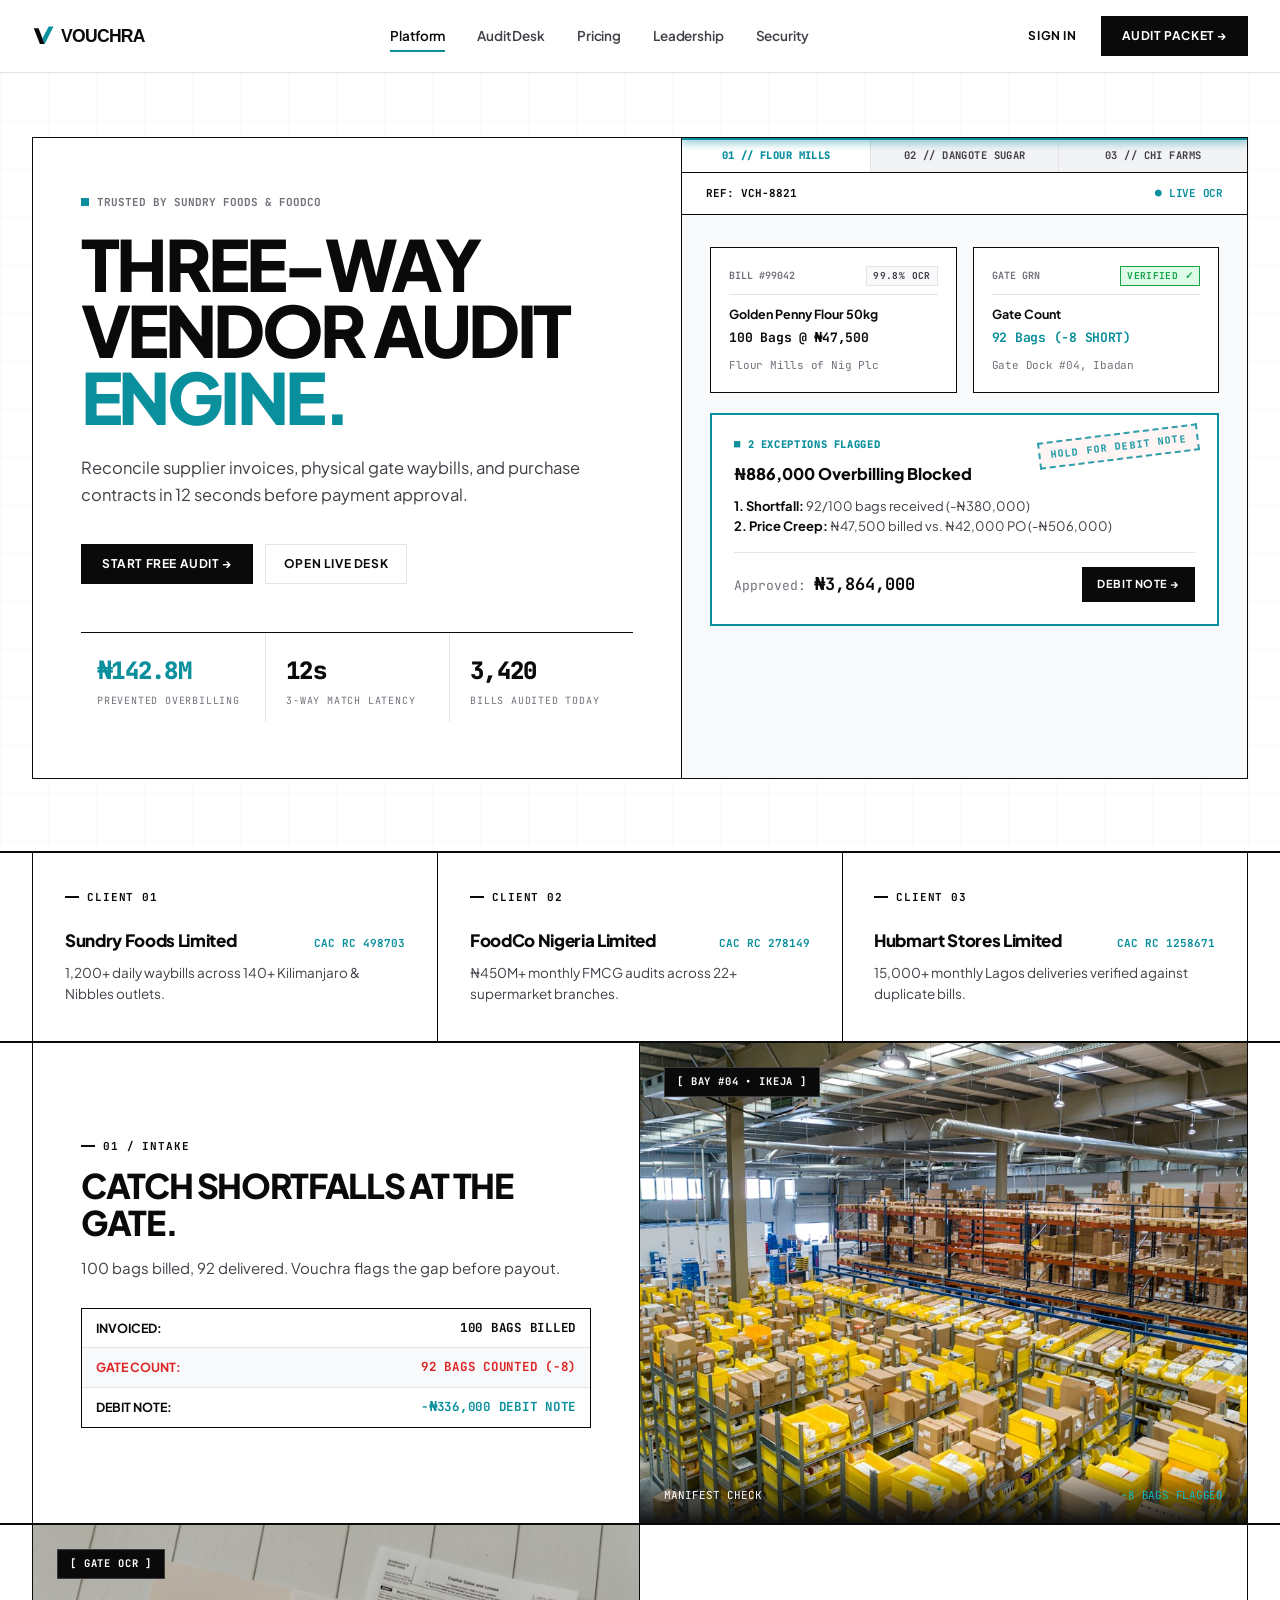
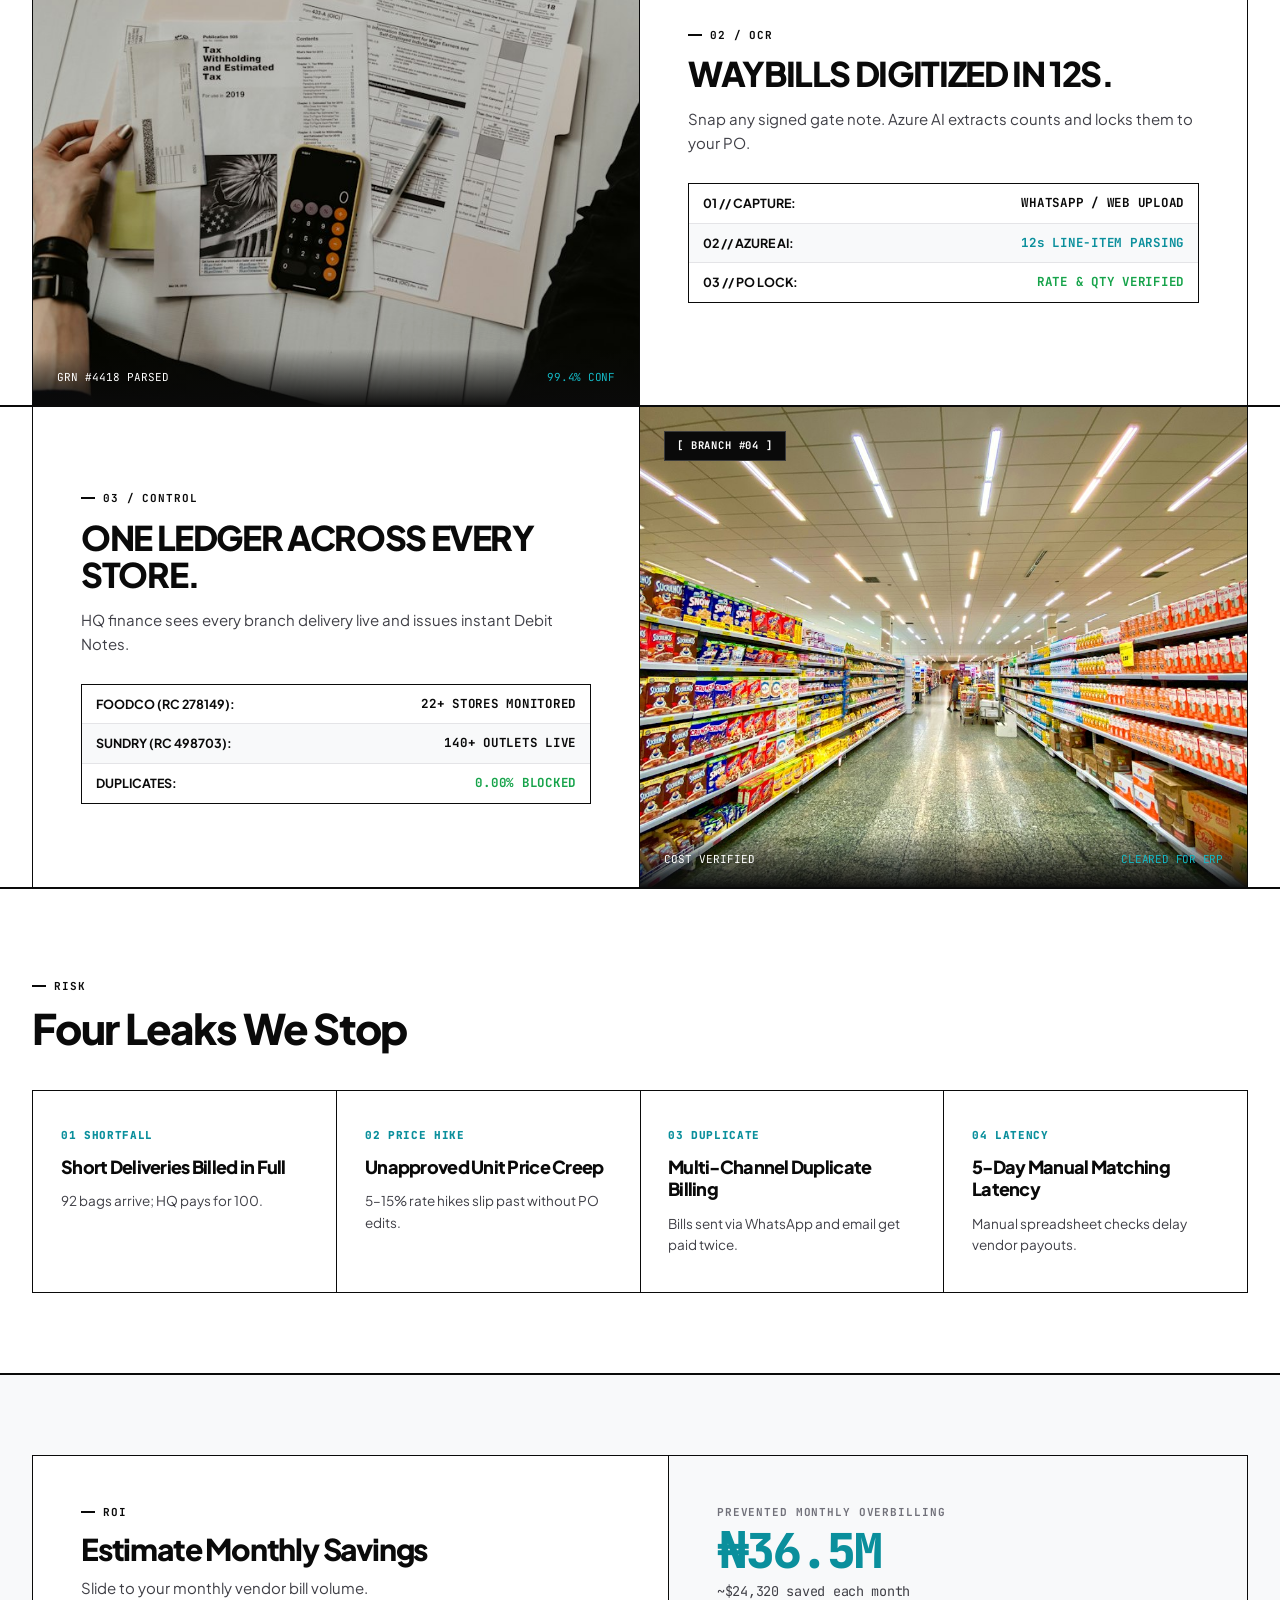
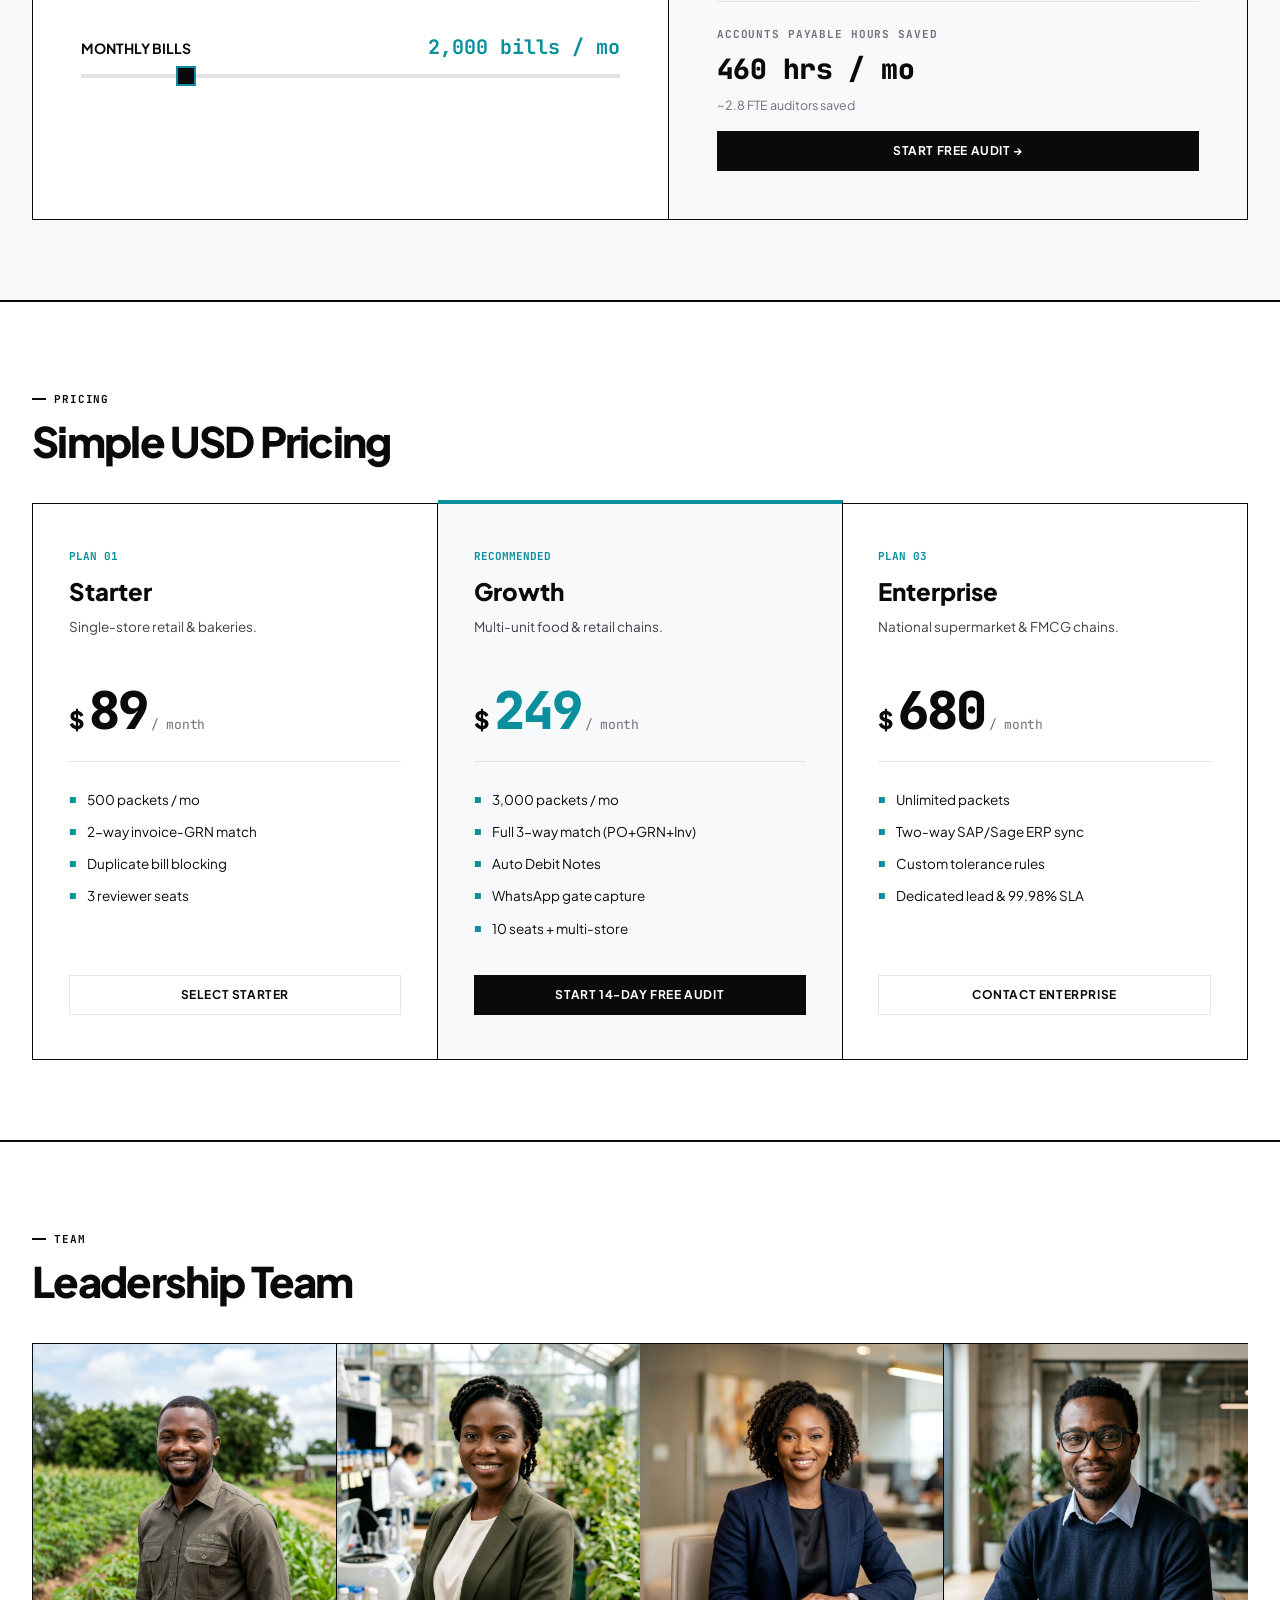
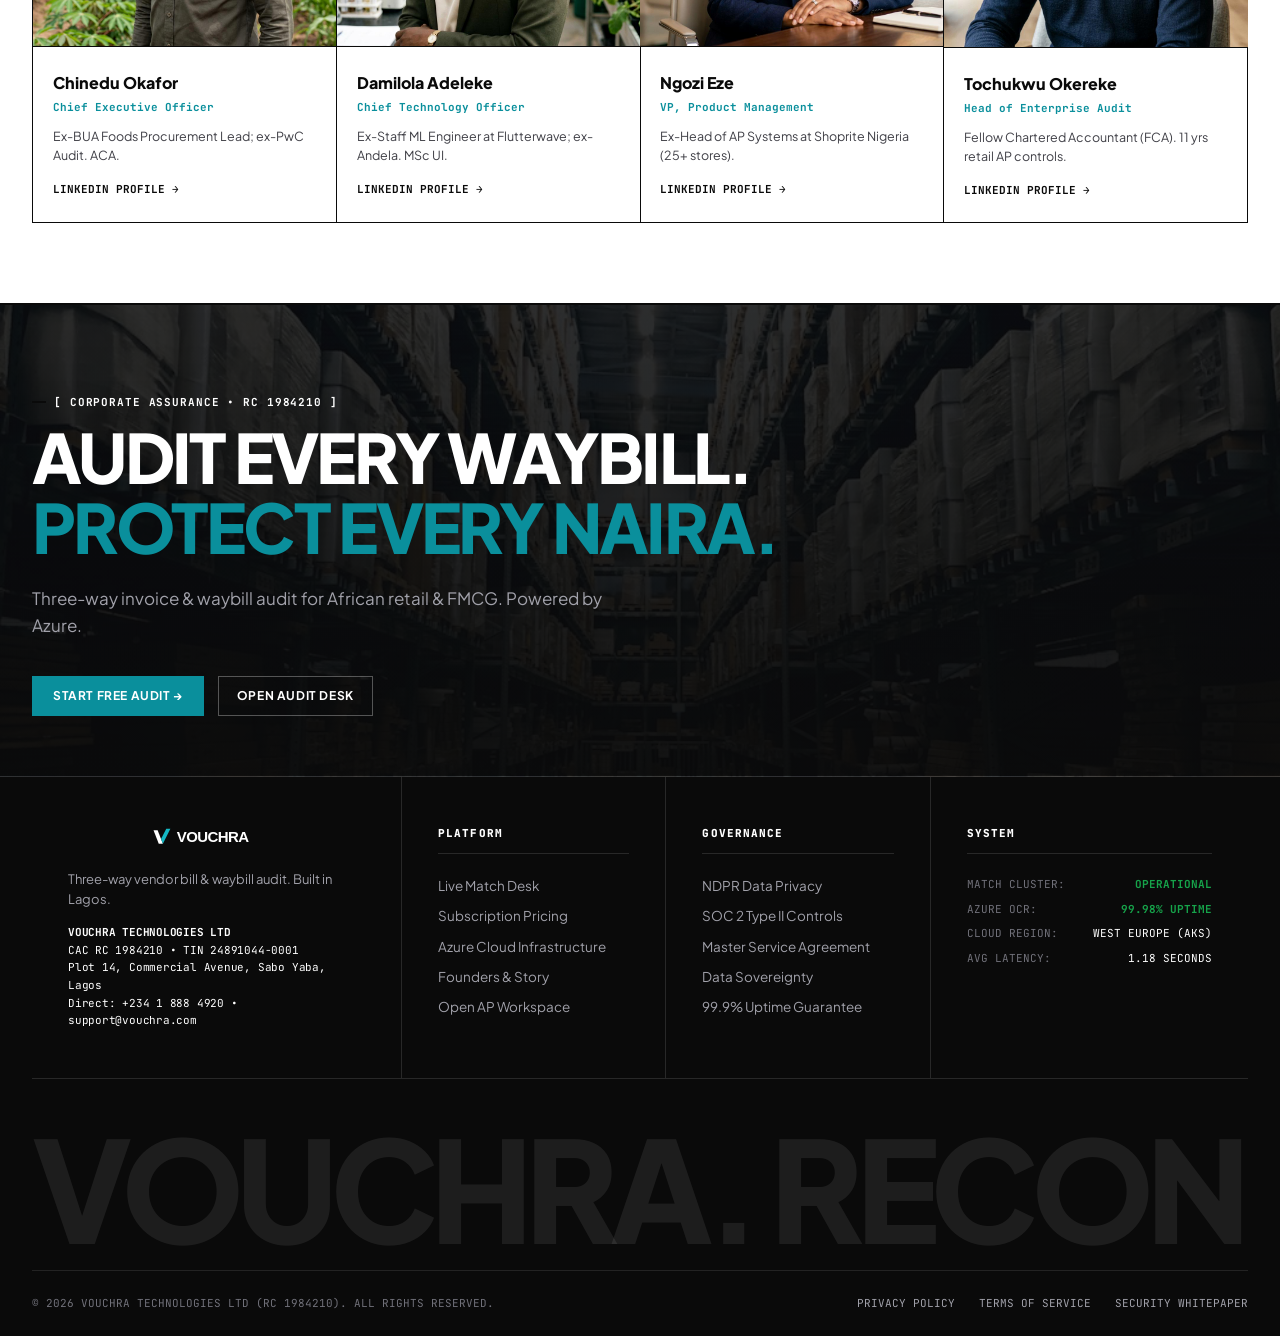
<file: index.html>
<!DOCTYPE html>
<html lang="en">
<head>
  <meta charset="UTF-8">
  <meta name="viewport" content="width=device-width, initial-scale=1.0">
  <title>Vouchra — Three-Way Vendor Bill & Delivery Waybill Reconciliation Engine</title>
  <meta name="description" content="A mathematical 3-way invoice, goods received note (GRN), and purchase contract reconciliation platform for African retail, food chains, and FMCG distributors.">
  <link rel="icon" type="image/svg+xml" href="assets/img/logo-mark.svg?v=2">
  <link rel="stylesheet" href="assets/vouchra.css">
</head>
<body>
  <!-- Scroll Progress Hairline -->
  <div class="scroll-progress-line"></div>

  <!-- ==========================================================================
       TOP ARCHITECTURAL SWISS HEADER (CLEAN, AIRY, NON-CRAMPED)
       ========================================================================== -->
  <header class="site-header">
    <div class="header-inner container">
      <div class="brand-cell">
        <a href="index.html">
          <img src="assets/img/logo.svg?v=2" alt="Vouchra" class="brand-logo">
        </a>
      </div>

      <nav class="nav-matrix">
        <a href="index.html" class="nav-item active">Platform</a>
        <a href="dashboard.html?packet=VCH-8821" class="nav-item">Audit Desk</a>
        <a href="pricing.html" class="nav-item">Pricing</a>
        <a href="about.html" class="nav-item">Leadership</a>
        <a href="security.html" class="nav-item">Security</a>
      </nav>

      <div class="header-actions">
        <a href="login.html" class="btn-swiss-secondary" style="border:none; padding: 6px 12px;">Sign In</a>
        <a href="signup.html" class="btn-swiss-primary">
          <span>Audit Packet &rarr;</span>
        </a>
      </div>

      <button class="mobile-hamburger" aria-label="Open Navigation">
        <svg width="24" height="24" viewBox="0 0 24 24" fill="none" stroke="currentColor" stroke-width="2.5"><line x1="3" y1="6" x2="21" y2="6"></line><line x1="3" y1="12" x2="21" y2="12"></line><line x1="3" y1="18" x2="21" y2="18"></line></svg>
      </button>
    </div>
  </header>

  <!-- Mobile Drawer -->
  <div class="drawer-backdrop"></div>
  <aside class="mobile-drawer">
    <div>
      <div class="drawer-top">
        <img src="assets/img/logo.svg?v=2" alt="Vouchra" style="height: 24px;">
        <button class="drawer-close" aria-label="Close Menu" style="background:none; border:none; font-size:26px; cursor:pointer;">&times;</button>
      </div>
      <nav class="drawer-nav">
        <a href="index.html"><span>Platform</span> &rarr;</a>
        <a href="dashboard.html?packet=VCH-8821"><span>Audit Desk</span> &rarr;</a>
        <a href="pricing.html"><span>Pricing</span> &rarr;</a>
        <a href="about.html"><span>Leadership</span> &rarr;</a>
        <a href="security.html"><span>Security</span> &rarr;</a>
        <a href="legal.html"><span>Legal</span> &rarr;</a>
      </nav>
    </div>
    <div style="display: flex; flex-direction: column; gap: 10px;">
      <a href="login.html" class="btn-swiss-secondary" style="width: 100%; text-align: center;">Sign In to Account</a>
      <a href="signup.html" class="btn-swiss-primary" style="width: 100%; text-align: center;">Open AP Workspace [ &rarr; ]</a>
    </div>
  </aside>

  <!-- ==========================================================================
       HERO SECTION: REFINED MÜLLER-BROCKMANN BROADSHEET MATRIX
       ========================================================================== -->
  <section class="hero-section">
    <div class="container">
      <div class="hero-grid">
        <!-- Hero Left Column -->
        <div class="hero-col-left">
          <div class="hero-trust-tag">
            <span style="display:inline-block; width:8px; height:8px; background:var(--swiss-red);"></span>
            <span>TRUSTED BY SUNDRY FOODS &amp; FOODCO</span>
          </div>

          <h1 class="hero-title">
            Three-Way <br>
            Vendor Audit <br>
            <span class="red">Engine.</span>
          </h1>

          <p class="hero-desc">
            Reconcile supplier invoices, physical gate waybills, and purchase contracts in 12 seconds before payment approval.
          </p>

          <div class="hero-actions">
            <a href="signup.html" class="btn-swiss-primary">
              <span>Start Free Audit &rarr;</span>
            </a>
            <a href="dashboard.html?packet=VCH-8821" class="btn-swiss-secondary">
              <span>Open Live Desk</span>
            </a>
          </div>

          <!-- Hero Metrics Triad -->
          <div class="hero-metrics-matrix">
            <div class="metric-cell">
              <span class="metric-num red">₦142.8M</span>
              <span class="metric-label">Prevented Overbilling</span>
            </div>
            <div class="metric-cell">
              <span class="metric-num">12s</span>
              <span class="metric-label">3-Way Match Latency</span>
            </div>
            <div class="metric-cell">
              <span class="metric-num">3,420</span>
              <span class="metric-label">Bills Audited Today</span>
            </div>
          </div>
        </div>

        <!-- Hero Right Column: The Live Scanner Proof Sheet -->
        <div class="hero-col-right">
          <!-- Animated Laser Scan Line -->
          <div class="swiss-laser-sweep"></div>

          <!-- Interactive Case Selector Tabs -->
          <div class="hero-scenario-tabs">
            <button class="hero-tab-pill active" data-hero-scenario="flour">01 // FLOUR MILLS</button>
            <button class="hero-tab-pill" data-hero-scenario="sugar">02 // DANGOTE SUGAR</button>
            <button class="hero-tab-pill" data-hero-scenario="poultry">03 // CHI FARMS</button>
          </div>

          <div class="proof-sheet-topbar">
            <span id="hero-packet-code">REF: VCH-8821</span>
            <span class="mono" style="color: var(--swiss-red);">● LIVE OCR</span>
          </div>

          <div class="proof-sheet-content">
            <!-- 2-Document Comparison Row -->
            <div class="specimen-matrix-row">
              <!-- Invoice -->
              <div class="specimen-cell">
                <div class="specimen-tag">
                  <span id="hero-inv-tag">Bill #99042</span>
                  <span class="ocr-chip-inline">99.8% OCR</span>
                </div>
                <div class="specimen-item">
                  <span id="hero-spec-inv-title" class="specimen-item-title">Golden Penny Flour 50kg</span>
                  <span id="hero-spec-inv-val" class="specimen-item-val mono">100 Bags @ ₦47,500</span>
                </div>
                <div id="hero-spec-inv-vendor" class="mono" style="font-size: 11px; color: var(--ink-muted);">
                  Flour Mills of Nig Plc
                </div>
              </div>

              <!-- Waybill -->
              <div class="specimen-cell">
                <div class="specimen-tag">
                  <span id="hero-grn-tag">Gate GRN</span>
                  <span class="ocr-chip-inline green">VERIFIED ✓</span>
                </div>
                <div class="specimen-item">
                  <span class="specimen-item-title">Gate Count</span>
                  <span id="hero-spec-grn-val" class="specimen-item-val mono" style="color: var(--swiss-red);">92 Bags (-8 SHORT)</span>
                </div>
                <div id="hero-spec-grn-receiver" class="mono" style="font-size: 11px; color: var(--ink-muted);">
                  Gate Dock #04, Ibadan
                </div>
              </div>
            </div>

            <!-- Swiss Vermilion Discrepancy Card -->
            <div class="variance-action-card">
              <!-- Tactile Rubber Stamp -->
              <div class="audit-rubber-stamp">
                <span>HOLD FOR DEBIT NOTE</span>
              </div>

              <div class="variance-badge">
                <span id="hero-spec-badge">■ 2 Exceptions Flagged</span>
              </div>
              <div id="hero-spec-headline" class="variance-headline">
                ₦886,000 Overbilling Blocked
              </div>
              <div id="hero-spec-breakdown" class="variance-breakdown">
                <strong>1. Shortfall:</strong> 92/100 bags received (-₦380,000)<br>
                <strong>2. Price Creep:</strong> ₦47,500 billed vs. ₦42,000 PO (-₦506,000)
              </div>
              <div class="variance-footer">
                <div class="variance-amount">
                  Approved: <strong id="hero-spec-approved" style="color: var(--ink);">₦3,864,000</strong>
                </div>
                <a id="hero-spec-dn-btn" href="dashboard.html?packet=VCH-8821" class="btn-swiss-primary" style="padding: 8px 14px; font-size: 11px;">
                  <span>Debit Note &rarr;</span>
                </a>
              </div>
            </div>
          </div>
        </div>
      </div>
    </div>
  </section>

  <!-- ==========================================================================
       VERIFIABLE SOCIAL PROOF: EXPOSED 3-COLUMN SWISS GRID
       ========================================================================== -->
  <section class="proof-section">
    <div class="container">
      <div class="proof-grid">
        <!-- Client 1 -->
        <div class="proof-cell">
          <div class="grid-index">CLIENT 01</div>
          <div class="proof-corp-header">
            <span class="proof-corp-name">Sundry Foods Limited</span>
            <span class="proof-cac-stamp">CAC RC 498703</span>
          </div>
          <p class="proof-desc">
            1,200+ daily waybills across 140+ Kilimanjaro &amp; Nibbles outlets.
          </p>
        </div>

        <!-- Client 2 -->
        <div class="proof-cell">
          <div class="grid-index">CLIENT 02</div>
          <div class="proof-corp-header">
            <span class="proof-corp-name">FoodCo Nigeria Limited</span>
            <span class="proof-cac-stamp">CAC RC 278149</span>
          </div>
          <p class="proof-desc">
            ₦450M+ monthly FMCG audits across 22+ supermarket branches.
          </p>
        </div>

        <!-- Client 3 -->
        <div class="proof-cell">
          <div class="grid-index">CLIENT 03</div>
          <div class="proof-corp-header">
            <span class="proof-corp-name">Hubmart Stores Limited</span>
            <span class="proof-cac-stamp">CAC RC 1258671</span>
          </div>
          <p class="proof-desc">
            15,000+ monthly Lagos deliveries verified against duplicate bills.
          </p>
        </div>
      </div>
    </div>
  </section>

  <!-- ==========================================================================
       SPLIT-IMAGE STORYTELLING 01: TEXT LEFT | IMAGE RIGHT (DOCKSIDE INTAKE)
       ========================================================================== -->
  <section class="split-story-section">
    <div class="container">
      <div class="split-story-grid">
        <!-- Left: Stark Typographic Narrative & Micro-Ledger -->
        <div class="split-story-text-cell">
          <div class="grid-index">01 / INTAKE</div>
          <h2 style="font-size: 34px; line-height: 1.1; margin-bottom: 14px; text-transform: uppercase;">
            Catch Shortfalls at the Gate.
          </h2>
          <p style="font-size: 15px; color: var(--ink-secondary); line-height: 1.6;">
            100 bags billed, 92 delivered. Vouchra flags the gap before payout.
          </p>

          <div class="mini-discrepancy-table">
            <div class="mini-row" style="background: #FFFFFF; font-weight: 700;">
              <span>INVOICED:</span>
              <span class="mono">100 BAGS BILLED</span>
            </div>
            <div class="mini-row" style="color: var(--flag-red); font-weight: 700;">
              <span>GATE COUNT:</span>
              <span class="mono">92 BAGS COUNTED (-8)</span>
            </div>
            <div class="mini-row" style="background: #FFFFFF; font-weight: 700;">
              <span>DEBIT NOTE:</span>
              <span class="mono" style="color: var(--swiss-red);">-₦336,000 DEBIT NOTE</span>
            </div>
          </div>
        </div>

        <!-- Right: Full-Bleed Documentary Photo -->
        <div class="split-story-img-cell">
          <img src="assets/img/dock_new.jpg" alt="Distribution Center Receiving Bay Dock Intake" loading="lazy">
          <div class="split-img-overlay-stamp">
            <span>[ BAY #04 &bull; IKEJA ]</span>
          </div>
          <div class="split-img-overlay-bottom">
            <span>MANIFEST CHECK</span>
            <span class="mono" style="color: var(--swiss-red-bright);">-8 BAGS FLAGGED</span>
          </div>
        </div>
      </div>
    </div>
  </section>

  <!-- ==========================================================================
       SPLIT-IMAGE STORYTELLING 02: IMAGE LEFT | TEXT RIGHT (WAYBILL OCR)
       ========================================================================== -->
  <section class="split-story-section">
    <div class="container">
      <div class="split-story-grid">
        <!-- Left: Full-Bleed Documentary Photo -->
        <div class="split-story-img-cell">
          <img src="assets/img/paperwork_real.jpg" alt="Signed Physical Delivery Waybill Inspection" loading="lazy">
          <div class="split-img-overlay-stamp">
            <span>[ GATE OCR ]</span>
          </div>
          <div class="split-img-overlay-bottom">
            <span>GRN #4418 PARSED</span>
            <span class="mono" style="color: var(--swiss-red-bright);">99.4% CONF</span>
          </div>
        </div>

        <!-- Right: Stark Typographic Narrative -->
        <div class="split-story-text-cell">
          <div class="grid-index">02 / OCR</div>
          <h2 style="font-size: 34px; line-height: 1.1; margin-bottom: 14px; text-transform: uppercase;">
            Waybills Digitized in 12s.
          </h2>
          <p style="font-size: 15px; color: var(--ink-secondary); line-height: 1.6;">
            Snap any signed gate note. Azure AI extracts counts and locks them to your PO.
          </p>

          <div class="mini-discrepancy-table">
            <div class="mini-row" style="background: #FFFFFF; font-weight: 700;">
              <span>01 // CAPTURE:</span>
              <span class="mono">WHATSAPP / WEB UPLOAD</span>
            </div>
            <div class="mini-row" style="font-weight: 700;">
              <span>02 // AZURE AI:</span>
              <span class="mono" style="color: var(--swiss-red);">12s LINE-ITEM PARSING</span>
            </div>
            <div class="mini-row" style="background: #FFFFFF; font-weight: 700;">
              <span>03 // PO LOCK:</span>
              <span class="mono" style="color: var(--swiss-green);">RATE &amp; QTY VERIFIED</span>
            </div>
          </div>
        </div>
      </div>
    </div>
  </section>

  <!-- ==========================================================================
       SPLIT-IMAGE STORYTELLING 03: TEXT LEFT | IMAGE RIGHT (RETAIL RELEASE)
       ========================================================================== -->
  <section class="split-story-section">
    <div class="container">
      <div class="split-story-grid">
        <!-- Left: Stark Typographic Narrative -->
        <div class="split-story-text-cell">
          <div class="grid-index">03 / CONTROL</div>
          <h2 style="font-size: 34px; line-height: 1.1; margin-bottom: 14px; text-transform: uppercase;">
            One Ledger Across Every Store.
          </h2>
          <p style="font-size: 15px; color: var(--ink-secondary); line-height: 1.6;">
            HQ finance sees every branch delivery live and issues instant Debit Notes.
          </p>

          <div class="mini-discrepancy-table">
            <div class="mini-row" style="background: #FFFFFF; font-weight: 700;">
              <span>FOODCO (RC 278149):</span>
              <span class="mono">22+ STORES MONITORED</span>
            </div>
            <div class="mini-row" style="font-weight: 700;">
              <span>SUNDRY (RC 498703):</span>
              <span class="mono">140+ OUTLETS LIVE</span>
            </div>
            <div class="mini-row" style="background: #FFFFFF; font-weight: 700;">
              <span>DUPLICATES:</span>
              <span class="mono" style="color: var(--swiss-green);">0.00% BLOCKED</span>
            </div>
          </div>
        </div>

        <!-- Right: Full-Bleed Documentary Photo -->
        <div class="split-story-img-cell">
          <img src="assets/img/retail_real.jpg" alt="Retail Supermarket Stocked Inventory Aisles" loading="lazy">
          <div class="split-img-overlay-stamp">
            <span>[ BRANCH #04 ]</span>
          </div>
          <div class="split-img-overlay-bottom">
            <span>COST VERIFIED</span>
            <span class="mono" style="color: var(--swiss-red-bright);">CLEARED FOR ERP</span>
          </div>
        </div>
      </div>
    </div>
  </section>
  <!-- ==========================================================================
       THE 4 OPERATIONAL LEAKAGES SOLVED (THE PROBLEM)
       ========================================================================== -->
  <section class="leakage-section">
    <div class="container">
      <div class="section-head">
        <div class="grid-index">RISK</div>
        <h2 class="section-title">Four Leaks We Stop</h2>
      </div>

      <div class="leakage-grid">
        <div class="leakage-module">
          <span class="leakage-coord">01 SHORTFALL</span>
          <h3 class="leakage-title">Short Deliveries Billed in Full</h3>
          <p class="leakage-text">
            92 bags arrive; HQ pays for 100.
          </p>
        </div>

        <div class="leakage-module">
          <span class="leakage-coord">02 PRICE HIKE</span>
          <h3 class="leakage-title">Unapproved Unit Price Creep</h3>
          <p class="leakage-text">
            5–15% rate hikes slip past without PO edits.
          </p>
        </div>

        <div class="leakage-module">
          <span class="leakage-coord">03 DUPLICATE</span>
          <h3 class="leakage-title">Multi-Channel Duplicate Billing</h3>
          <p class="leakage-text">
            Bills sent via WhatsApp and email get paid twice.
          </p>
        </div>

        <div class="leakage-module">
          <span class="leakage-coord">04 LATENCY</span>
          <h3 class="leakage-title">5-Day Manual Matching Latency</h3>
          <p class="leakage-text">
            Manual spreadsheet checks delay vendor payouts.
          </p>
        </div>
      </div>
    </div>
  </section>

  <!-- ==========================================================================
       MATHEMATICAL ROI CALCULATOR
       ========================================================================== -->
  <section class="calc-section">
    <div class="container">
      <div class="calc-box">
        <div class="calc-left">
          <div class="grid-index">ROI</div>
          <h2 style="font-size: 30px; line-height: 1.1; margin-bottom: 10px;">Estimate Monthly Savings</h2>
          <p>Slide to your monthly vendor bill volume.</p>

          <div class="calc-slider-wrap">
            <div class="calc-slider-header">
              <span>Monthly Bills</span>
              <strong id="calc-bill-count">2,000 bills / mo</strong>
            </div>
            <input type="range" id="calc-slider" class="swiss-slider" min="200" max="10000" step="100" value="2000">
          </div>
        </div>

        <div class="calc-right">
          <div class="calc-kpi-block">
            <span class="calc-kpi-label">Prevented Monthly Overbilling</span>
            <span id="calc-naira-saved" class="calc-kpi-val">₦36.5M</span>
            <span id="calc-dollar-saved" class="mono" style="font-size: 13.5px; color: var(--ink-secondary);">~$24,320 saved each month</span>
          </div>

          <div class="calc-kpi-block" style="padding-top: 24px; border-top: var(--grid-line);">
            <span class="calc-kpi-label">Accounts Payable Hours Saved</span>
            <span id="calc-hours-saved" class="mono" style="font-size: 28px; font-weight: 800; color: var(--ink);">460 hrs / mo</span>
            <span style="font-size: 12.5px; color: var(--ink-muted);">~2.8 FTE auditors saved</span>
          </div>

          <a href="signup.html" class="btn-swiss-primary" style="margin-top: 16px; justify-content: center;">
            <span>Start Free Audit &rarr;</span>
          </a>
        </div>
      </div>
    </div>
  </section>

  <!-- ==========================================================================
       TRANSPARENT PRICING GRID (3 COLUMNS)
       ========================================================================== -->
  <section class="pricing-section">
    <div class="container">
      <div class="section-head">
        <div class="grid-index">PRICING</div>
        <h2 class="section-title">Simple USD Pricing</h2>
      </div>

      <div class="pricing-matrix">
        <!-- Starter Tier -->
        <div class="pricing-cell">
          <div class="tier-code">PLAN 01</div>
          <div class="tier-name">Starter</div>
          <div class="tier-desc">Single-store retail &amp; bakeries.</div>
          <div class="tier-price-row">
            <span class="tier-currency">$</span>
            <span class="tier-amount">89</span>
            <span class="mono" style="font-size: 13px; color: var(--ink-muted);">/ month</span>
          </div>
          <div class="tier-features-list">
            <div class="tier-feature-item">500 packets / mo</div>
            <div class="tier-feature-item">2-way invoice-GRN match</div>
            <div class="tier-feature-item">Duplicate bill blocking</div>
            <div class="tier-feature-item">3 reviewer seats</div>
          </div>
          <a href="signup.html?plan=starter" class="btn-swiss-secondary" style="width: 100%; text-align: center;">Select Starter</a>
        </div>

        <!-- Growth Tier (Featured) -->
        <div class="pricing-cell featured">
          <div class="tier-code" style="color: var(--swiss-red);">RECOMMENDED</div>
          <div class="tier-name">Growth</div>
          <div class="tier-desc">Multi-unit food &amp; retail chains.</div>
          <div class="tier-price-row">
            <span class="tier-currency">$</span>
            <span class="tier-amount" style="color: var(--swiss-red);">249</span>
            <span class="mono" style="font-size: 13px; color: var(--ink-muted);">/ month</span>
          </div>
          <div class="tier-features-list">
            <div class="tier-feature-item">3,000 packets / mo</div>
            <div class="tier-feature-item">Full 3-way match (PO+GRN+Inv)</div>
            <div class="tier-feature-item">Auto Debit Notes</div>
            <div class="tier-feature-item">WhatsApp gate capture</div>
            <div class="tier-feature-item">10 seats + multi-store</div>
          </div>
          <a href="signup.html?plan=growth" class="btn-swiss-primary" style="width: 100%; text-align: center;">Start 14-Day Free Audit</a>
        </div>

        <!-- Enterprise Tier -->
        <div class="pricing-cell">
          <div class="tier-code">PLAN 03</div>
          <div class="tier-name">Enterprise</div>
          <div class="tier-desc">National supermarket &amp; FMCG chains.</div>
          <div class="tier-price-row">
            <span class="tier-currency">$</span>
            <span class="tier-amount">680</span>
            <span class="mono" style="font-size: 13px; color: var(--ink-muted);">/ month</span>
          </div>
          <div class="tier-features-list">
            <div class="tier-feature-item">Unlimited packets</div>
            <div class="tier-feature-item">Two-way SAP/Sage ERP sync</div>
            <div class="tier-feature-item">Custom tolerance rules</div>
            <div class="tier-feature-item">Dedicated lead &amp; 99.98% SLA</div>
          </div>
          <a href="signup.html?plan=enterprise" class="btn-swiss-secondary" style="width: 100%; text-align: center;">Contact Enterprise</a>
        </div>
      </div>
    </div>
  </section>

  <!-- ==========================================================================
       LEADERSHIP TEAM (4-COLUMN COORDINATE GRID)
       ========================================================================== -->
  <section class="team-section">
    <div class="container">
      <div class="section-head">
        <div class="grid-index">TEAM</div>
        <h2 class="section-title">Leadership Team</h2>
      </div>

      <div class="team-grid">
        <!-- CEO -->
        <div class="team-cell">
          <div class="team-img-wrap">
            <img src="assets/img/ceo-chinedu.jpg" alt="Chinedu Okafor, CEO">
          </div>
          <div class="team-info">
            <span class="team-name">Chinedu Okafor</span>
            <span class="team-role">Chief Executive Officer</span>
            <p class="team-bio">
              Ex-BUA Foods Procurement Lead; ex-PwC Audit. ACA.
            </p>
            <a href="https://www.linkedin.com" target="_blank" rel="noopener noreferrer" class="team-link">
              <span>LinkedIn Profile</span> &rarr;
            </a>
          </div>
        </div>

        <!-- CTO -->
        <div class="team-cell">
          <div class="team-img-wrap">
            <img src="assets/img/cto-damilola.jpg" alt="Damilola Adeleke, CTO">
          </div>
          <div class="team-info">
            <span class="team-name">Damilola Adeleke</span>
            <span class="team-role">Chief Technology Officer</span>
            <p class="team-bio">
              Ex-Staff ML Engineer at Flutterwave; ex-Andela. MSc UI.
            </p>
            <a href="https://www.linkedin.com" target="_blank" rel="noopener noreferrer" class="team-link">
              <span>LinkedIn Profile</span> &rarr;
            </a>
          </div>
        </div>

        <!-- VP Product -->
        <div class="team-cell">
          <div class="team-img-wrap">
            <img src="assets/img/vp-ngozi.jpg" alt="Ngozi Eze, VP Product">
          </div>
          <div class="team-info">
            <span class="team-name">Ngozi Eze</span>
            <span class="team-role">VP, Product Management</span>
            <p class="team-bio">
              Ex-Head of AP Systems at Shoprite Nigeria (25+ stores).
            </p>
            <a href="https://www.linkedin.com" target="_blank" rel="noopener noreferrer" class="team-link">
              <span>LinkedIn Profile</span> &rarr;
            </a>
          </div>
        </div>

        <!-- Head of Audit -->
        <div class="team-cell">
          <div class="team-img-wrap">
            <img src="assets/img/head-audit.jpg" alt="Tochukwu Okereke, Head of Audit">
          </div>
          <div class="team-info">
            <span class="team-name">Tochukwu Okereke</span>
            <span class="team-role">Head of Enterprise Audit</span>
            <p class="team-bio">
              Fellow Chartered Accountant (FCA). 11 yrs retail AP controls.
            </p>
            <a href="https://www.linkedin.com" target="_blank" rel="noopener noreferrer" class="team-link">
              <span>LinkedIn Profile</span> &rarr;
            </a>
          </div>
        </div>
      </div>
    </div>
  </section>

  <!-- ==========================================================================
       THE DRAMATIC FOOTER (MONUMENTAL ARCHITECTURAL FINISH)
       ========================================================================== -->
  <footer class="dramatic-footer">
    <div class="footer-hero-banner">
      <div class="container">
        <div class="grid-index" style="color: #FFFFFF;">
          <span style="color: #FFFFFF;">[ CORPORATE ASSURANCE &bull; RC 1984210 ]</span>
        </div>
        <h2 class="footer-hero-statement">
          Audit Every Waybill. <br>
          <span class="red">Protect Every Naira.</span>
        </h2>
        <p class="footer-hero-sub">
          Three-way invoice &amp; waybill audit for African retail &amp; FMCG. Powered by Azure.
        </p>
        <div style="display: flex; gap: 14px; flex-wrap: wrap;">
          <a href="signup.html" class="btn-swiss-primary" style="background: var(--swiss-red); border-color: var(--swiss-red);">
            <span>Start Free Audit &rarr;</span>
          </a>
          <a href="dashboard.html?packet=VCH-8821" class="btn-swiss-secondary" style="border-color: rgba(255, 255, 255, 0.3); color: #FFFFFF;">
            <span>Open Audit Desk</span>
          </a>
        </div>
      </div>
    </div>

    <div class="container">
      <div class="footer-matrix-dark">
        <div class="footer-dark-cell">
          <img src="assets/img/logo-white.svg?v=2" alt="Vouchra" style="height: 24px; margin-bottom: 6px;">
          <p style="font-size: 13px; color: #A1A1AA; line-height: 1.6;">
            Three-way vendor bill &amp; waybill audit. Built in Lagos.
          </p>
          <div class="mono" style="font-size: 11px; color: #FFFFFF; line-height: 1.6;">
            <strong>VOUCHRA TECHNOLOGIES LTD</strong><br>
            CAC RC 1984210 &bull; TIN 24891044-0001<br>
            Plot 14, Commercial Avenue, Sabo Yaba, Lagos<br>
            Direct: +234 1 888 4920 &bull; support@vouchra.com
          </div>
        </div>

        <div class="footer-dark-cell">
          <div class="footer-dark-title">PLATFORM</div>
          <div class="footer-dark-nav">
            <a href="dashboard.html?packet=VCH-8821">Live Match Desk</a>
            <a href="pricing.html">Subscription Pricing</a>
            <a href="security.html">Azure Cloud Infrastructure</a>
            <a href="about.html">Founders & Story</a>
            <a href="signup.html">Open AP Workspace</a>
          </div>
        </div>

        <div class="footer-dark-cell">
          <div class="footer-dark-title">GOVERNANCE</div>
          <div class="footer-dark-nav">
            <a href="legal.html#privacy">NDPR Data Privacy</a>
            <a href="security.html#soc2">SOC 2 Type II Controls</a>
            <a href="legal.html#terms">Master Service Agreement</a>
            <a href="legal.html#privacy">Data Sovereignty</a>
            <a href="legal.html#sla">99.9% Uptime Guarantee</a>
          </div>
        </div>

        <div class="footer-dark-cell">
          <div class="footer-dark-title">SYSTEM</div>
          <div style="display: flex; flex-direction: column; gap: 8px; font-family: var(--font-mono); font-size: 11px;">
            <div style="display: flex; justify-content: space-between;">
              <span style="color: #71717A;">MATCH CLUSTER:</span>
              <span style="color: var(--swiss-green); font-weight: 700;">OPERATIONAL</span>
            </div>
            <div style="display: flex; justify-content: space-between;">
              <span style="color: #71717A;">AZURE OCR:</span>
              <span style="color: var(--swiss-green); font-weight: 700;">99.98% UPTIME</span>
            </div>
            <div style="display: flex; justify-content: space-between;">
              <span style="color: #71717A;">CLOUD REGION:</span>
              <span style="color: #FFFFFF;">WEST EUROPE (AKS)</span>
            </div>
            <div style="display: flex; justify-content: space-between;">
              <span style="color: #71717A;">AVG LATENCY:</span>
              <span style="color: #FFFFFF;">1.18 SECONDS</span>
            </div>
          </div>
        </div>
      </div>

      <div class="footer-giant-wordmark-bar">
        <div class="footer-giant-wordmark">
          VOUCHRA. RECONCILIATION.
        </div>
      </div>

      <div class="footer-dark-bottom">
        <div>&copy; 2026 VOUCHRA TECHNOLOGIES LTD (RC 1984210). ALL RIGHTS RESERVED.</div>
        <div style="display: flex; gap: 24px;">
          <a href="legal.html#privacy" style="color: #A1A1AA;">Privacy Policy</a>
          <a href="legal.html#terms" style="color: #A1A1AA;">Terms of Service</a>
          <a href="security.html" style="color: #A1A1AA;">Security Whitepaper</a>
        </div>
      </div>
    </div>
  </footer>

  <script src="assets/motion.js"></script>
</body>
</html>
</file>
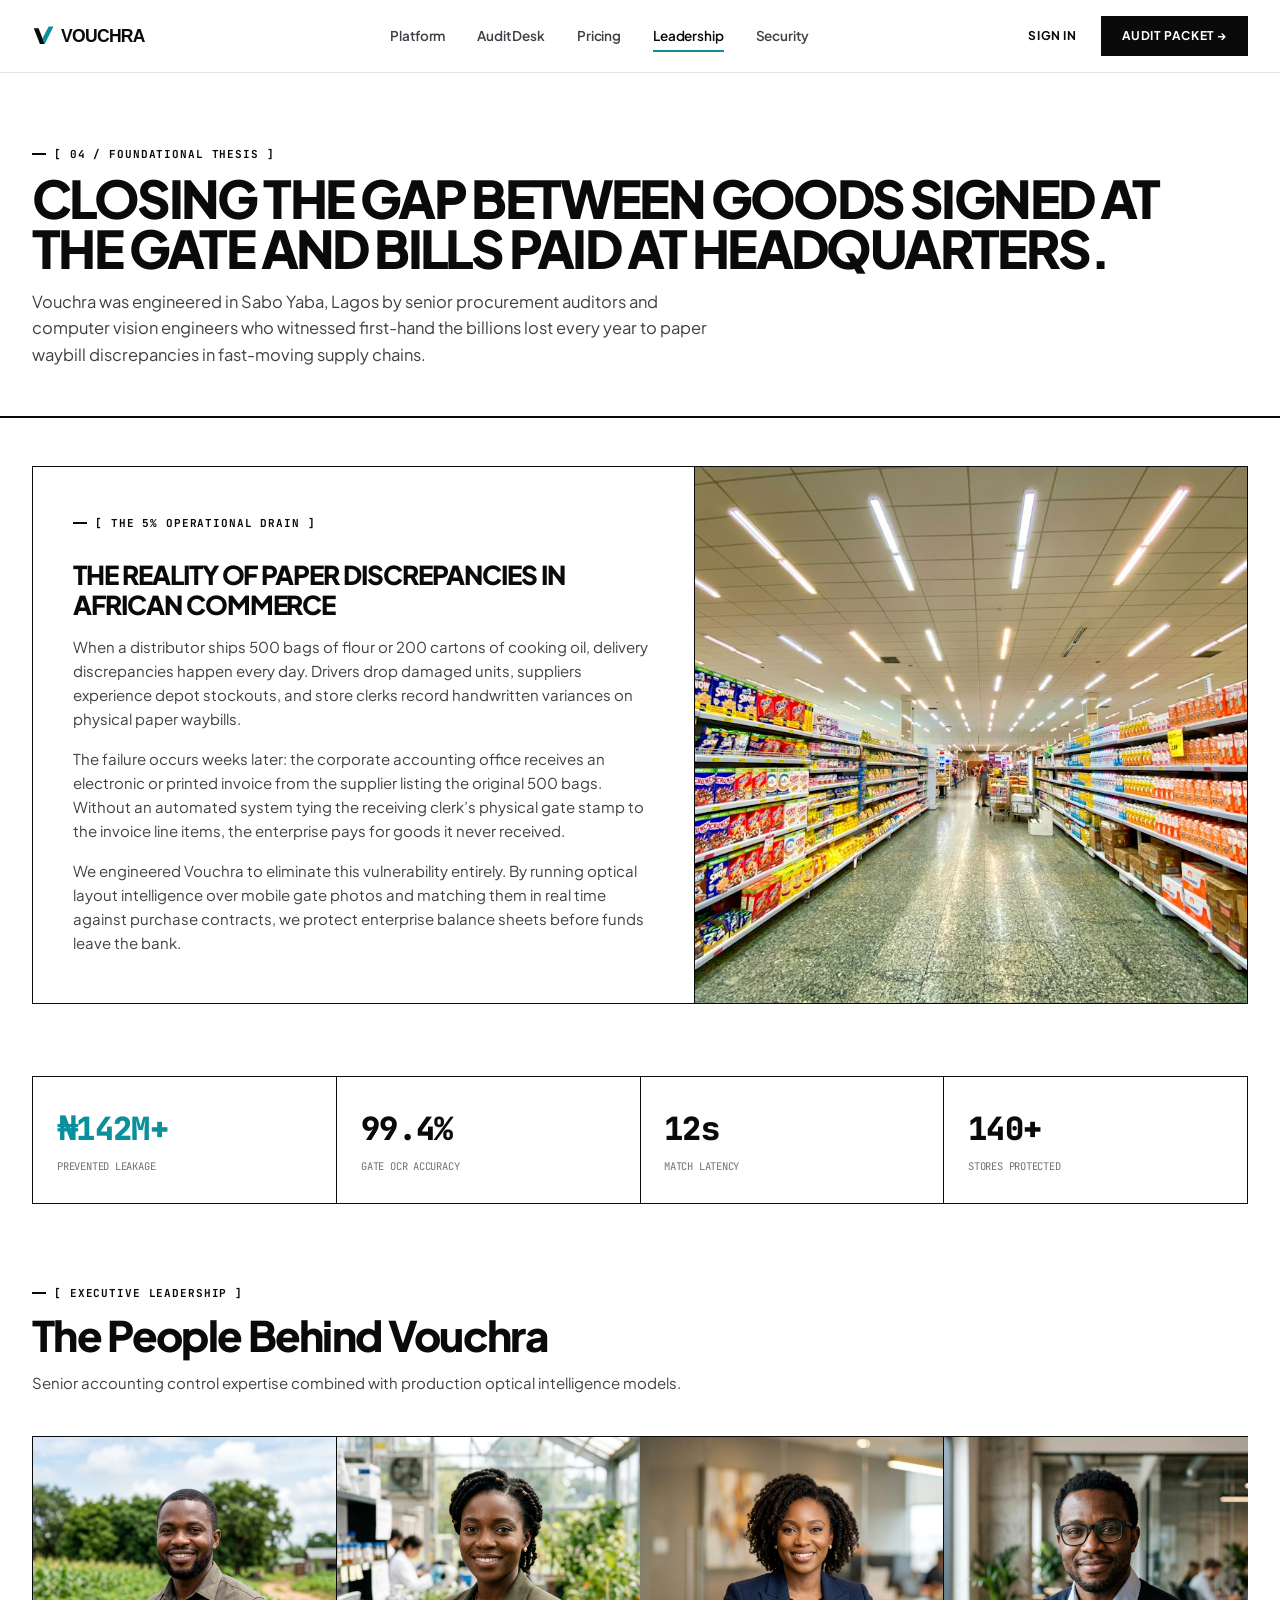
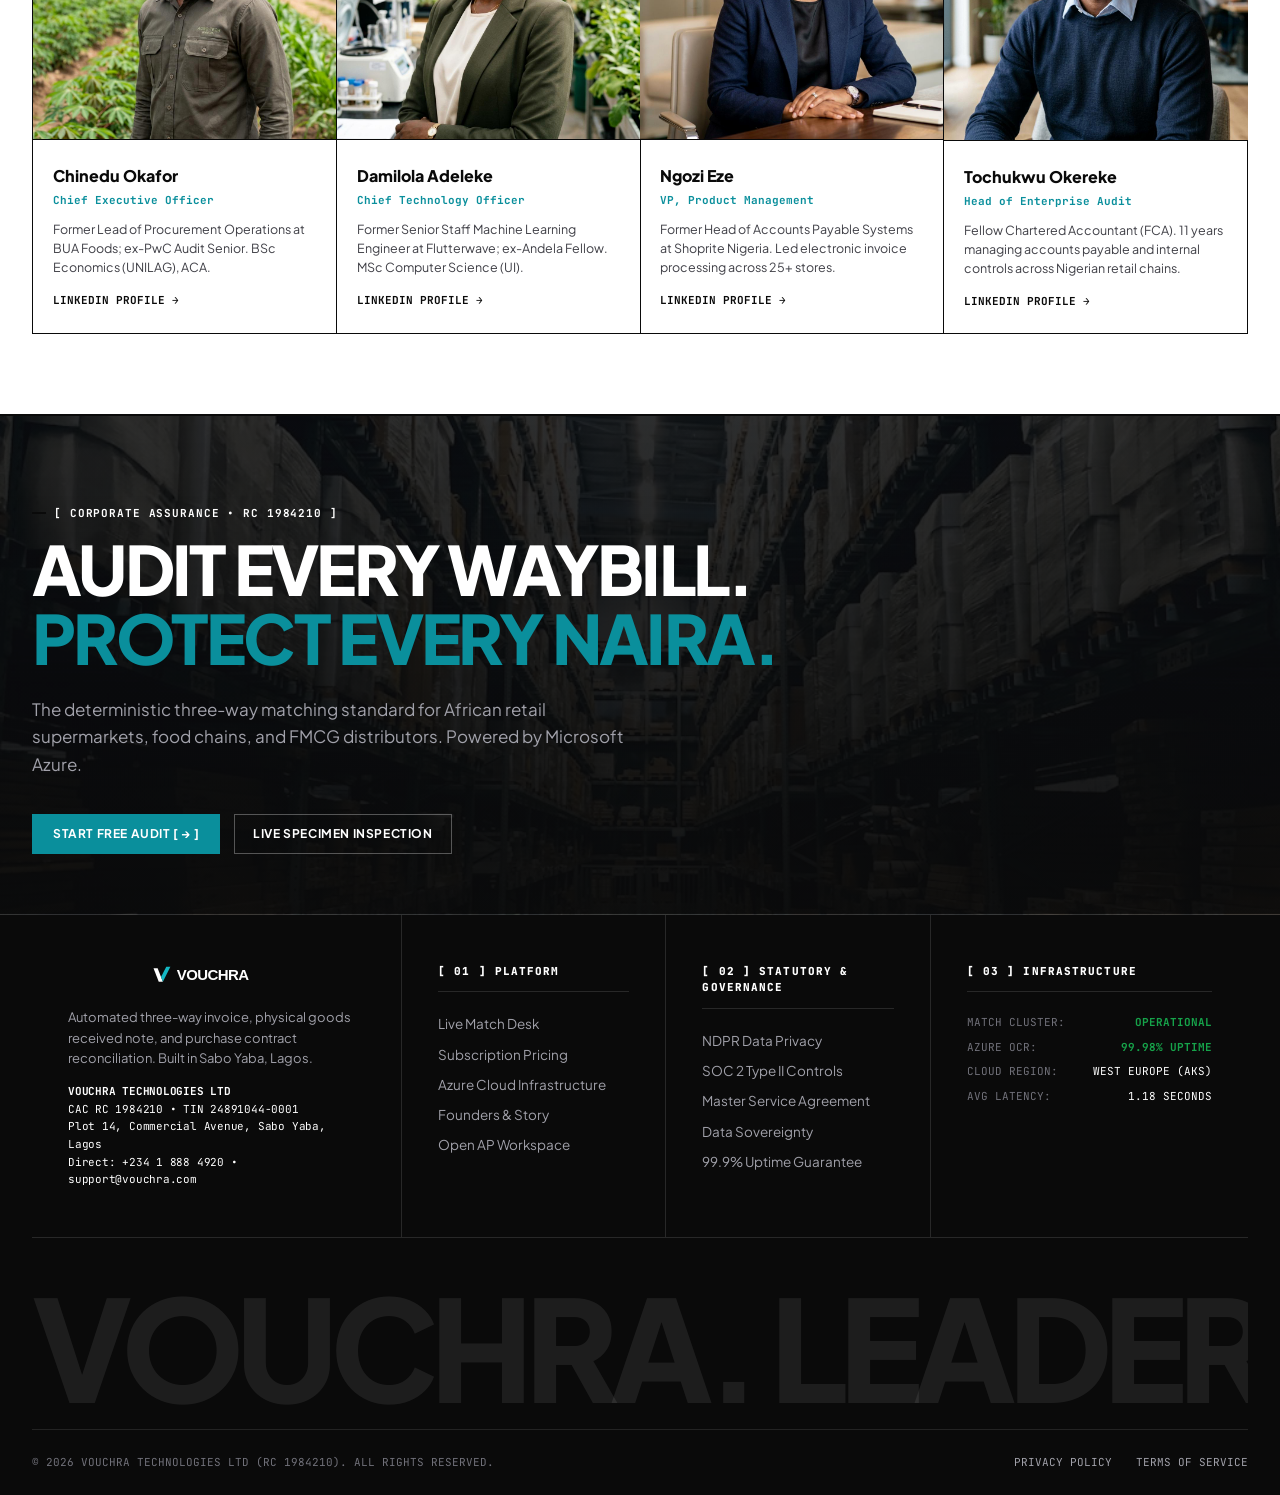
<file: about.html>
<!DOCTYPE html>
<html lang="en">
<head>
  <meta charset="UTF-8">
  <meta name="viewport" content="width=device-width, initial-scale=1.0">
  <title>Founders, Team & Story — Vouchra</title>
  <meta name="description" content="Meet the procurement auditors and document AI engineers behind Vouchra. Founded in Lagos, Nigeria.">
  <link rel="icon" type="image/svg+xml" href="assets/img/logo-mark.svg?v=2">
  <link rel="stylesheet" href="assets/vouchra.css">
  <style>
    .page-hero {
      padding: 64px 0 48px;
      border-bottom: var(--grid-line-bold);
    }

    .story-grid {
      display: grid;
      grid-template-columns: 1.2fr 1fr;
      border: var(--grid-line-dark);
      margin-top: 48px;
      margin-bottom: 72px;
    }

    .story-text-cell {
      padding: 48px 40px;
      border-right: var(--grid-line-dark);
      display: flex;
      flex-direction: column;
      gap: 16px;
    }

    .story-img-cell {
      overflow: hidden;
      background: var(--canvas-subtle);
    }

    .story-img-cell img {
      width: 100%;
      height: 100%;
      object-fit: cover;
      filter: grayscale(0%) contrast(1.02);
      transition: filter 0.4s ease, transform 0.4s ease;
    }

    .story-img-cell:hover img {
      filter: grayscale(100%) contrast(1.15);
      transform: scale(1.02);
    }

    .kpi-row-swiss {
      display: grid;
      grid-template-columns: repeat(4, 1fr);
      border: var(--grid-line-dark);
      margin-bottom: 72px;
    }

    .kpi-box {
      padding: 28px 24px;
      display: flex;
      flex-direction: column;
      gap: 6px;
    }

    .kpi-box:not(:last-child) {
      border-right: var(--grid-line-dark);
    }

    @media (max-width: 900px) {
      .story-grid {
        grid-template-columns: 1fr;
      }
      .story-text-cell {
        border-right: none;
        border-bottom: var(--grid-line-dark);
        padding: 28px 20px;
      }
      .kpi-row-swiss {
        grid-template-columns: 1fr 1fr;
      }
      .kpi-box:nth-child(2) {
        border-right: none;
      }
      .kpi-box:nth-child(-n+2) {
        border-bottom: var(--grid-line-dark);
      }
    }
  </style>
</head>
<body>
  <div class="scroll-progress-line"></div>

  <!-- Header -->
  <header class="site-header">
    <div class="header-inner container">
      <div class="brand-cell">
        <a href="index.html">
          <img src="assets/img/logo.svg?v=2" alt="Vouchra" class="brand-logo">
        </a>
      </div>

      <nav class="nav-matrix">
        <a href="index.html" class="nav-item">Platform</a>
        <a href="dashboard.html?packet=VCH-8821" class="nav-item">Audit Desk</a>
        <a href="pricing.html" class="nav-item">Pricing</a>
        <a href="about.html" class="nav-item active">Leadership</a>
        <a href="security.html" class="nav-item">Security</a>
      </nav>

      <div class="header-actions">
        <a href="login.html" class="btn-swiss-secondary" style="border:none; padding: 6px 12px;">Sign In</a>
        <a href="signup.html" class="btn-swiss-primary">
          <span>Audit Packet &rarr;</span>
        </a>
      </div>

      <button class="mobile-hamburger" aria-label="Open Navigation">
        <svg width="24" height="24" viewBox="0 0 24 24" fill="none" stroke="currentColor" stroke-width="2.5"><line x1="3" y1="6" x2="21" y2="6"></line><line x1="3" y1="12" x2="21" y2="12"></line><line x1="3" y1="18" x2="21" y2="18"></line></svg>
      </button>
    </div>
  </header>

  <!-- Hero -->
  <section class="page-hero">
    <div class="container">
      <div class="grid-index">[ 04 / FOUNDATIONAL THESIS ]</div>
      <h1 class="hero-title" style="font-size: 52px; margin-bottom: 16px;">
        Closing the Gap Between Goods Signed at the Gate and Bills Paid at Headquarters.
      </h1>
      <p style="font-size: 16.5px; color: var(--ink-secondary); max-width: 680px;">
        Vouchra was engineered in Sabo Yaba, Lagos by senior procurement auditors and computer vision engineers who witnessed first-hand the billions lost every year to paper waybill discrepancies in fast-moving supply chains.
      </p>
    </div>
  </section>

  <!-- Story & Vision -->
  <section class="container">
    <div class="story-grid">
      <div class="story-text-cell">
        <div class="grid-index">[ THE 5% OPERATIONAL DRAIN ]</div>
        <h2 style="font-size: 26px; line-height: 1.15; text-transform: uppercase;">The Reality of Paper Discrepancies in African Commerce</h2>
        <p>
          When a distributor ships 500 bags of flour or 200 cartons of cooking oil, delivery discrepancies happen every day. Drivers drop damaged units, suppliers experience depot stockouts, and store clerks record handwritten variances on physical paper waybills.
        </p>
        <p>
          The failure occurs weeks later: the corporate accounting office receives an electronic or printed invoice from the supplier listing the original 500 bags. Without an automated system tying the receiving clerk’s physical gate stamp to the invoice line items, the enterprise pays for goods it never received.
        </p>
        <p>
          We engineered Vouchra to eliminate this vulnerability entirely. By running optical layout intelligence over mobile gate photos and matching them in real time against purchase contracts, we protect enterprise balance sheets before funds leave the bank.
        </p>
      </div>

      <div class="story-img-cell">
        <img src="assets/img/retail_real.jpg" alt="Retail Distribution and Inventory in Lagos">
      </div>
    </div>

    <!-- KPI Matrix -->
    <div class="kpi-row-swiss">
      <div class="kpi-box">
        <span class="mono" style="font-size: 32px; font-weight: 900; color: var(--swiss-red);">₦142M+</span>
        <span class="mono" style="font-size: 10.5px; color: var(--ink-muted); text-transform: uppercase;">Prevented Leakage</span>
      </div>
      <div class="kpi-box">
        <span class="mono" style="font-size: 32px; font-weight: 900; color: var(--ink);">99.4%</span>
        <span class="mono" style="font-size: 10.5px; color: var(--ink-muted); text-transform: uppercase;">Gate OCR Accuracy</span>
      </div>
      <div class="kpi-box">
        <span class="mono" style="font-size: 32px; font-weight: 900; color: var(--ink);">12s</span>
        <span class="mono" style="font-size: 10.5px; color: var(--ink-muted); text-transform: uppercase;">Match Latency</span>
      </div>
      <div class="kpi-box">
        <span class="mono" style="font-size: 32px; font-weight: 900; color: var(--ink);">140+</span>
        <span class="mono" style="font-size: 10.5px; color: var(--ink-muted); text-transform: uppercase;">Stores Protected</span>
      </div>
    </div>
  </section>

  <!-- Leadership Grid -->
  <section class="team-section" style="padding-top: 0; border-top: none;">
    <div class="container">
      <div class="section-head">
        <div class="grid-index">[ EXECUTIVE LEADERSHIP ]</div>
        <h2 class="section-title">The People Behind Vouchra</h2>
        <p>Senior accounting control expertise combined with production optical intelligence models.</p>
      </div>

      <div class="team-grid">
        <!-- CEO -->
        <div class="team-cell">
          <div class="team-img-wrap">
            <img src="assets/img/ceo-chinedu.jpg" alt="Chinedu Okafor, CEO">
          </div>
          <div class="team-info">
            <span class="team-name">Chinedu Okafor</span>
            <span class="team-role">Chief Executive Officer</span>
            <p class="team-bio">
              Former Lead of Procurement Operations at BUA Foods; ex-PwC Audit Senior. BSc Economics (UNILAG), ACA.
            </p>
            <a href="https://www.linkedin.com" target="_blank" rel="noopener noreferrer" class="team-link">
              <span>LinkedIn Profile</span> &rarr;
            </a>
          </div>
        </div>

        <!-- CTO -->
        <div class="team-cell">
          <div class="team-img-wrap">
            <img src="assets/img/cto-damilola.jpg" alt="Damilola Adeleke, CTO">
          </div>
          <div class="team-info">
            <span class="team-name">Damilola Adeleke</span>
            <span class="team-role">Chief Technology Officer</span>
            <p class="team-bio">
              Former Senior Staff Machine Learning Engineer at Flutterwave; ex-Andela Fellow. MSc Computer Science (UI).
            </p>
            <a href="https://www.linkedin.com" target="_blank" rel="noopener noreferrer" class="team-link">
              <span>LinkedIn Profile</span> &rarr;
            </a>
          </div>
        </div>

        <!-- VP Product -->
        <div class="team-cell">
          <div class="team-img-wrap">
            <img src="assets/img/vp-ngozi.jpg" alt="Ngozi Eze, VP Product">
          </div>
          <div class="team-info">
            <span class="team-name">Ngozi Eze</span>
            <span class="team-role">VP, Product Management</span>
            <p class="team-bio">
              Former Head of Accounts Payable Systems at Shoprite Nigeria. Led electronic invoice processing across 25+ stores.
            </p>
            <a href="https://www.linkedin.com" target="_blank" rel="noopener noreferrer" class="team-link">
              <span>LinkedIn Profile</span> &rarr;
            </a>
          </div>
        </div>

        <!-- Head of Audit -->
        <div class="team-cell">
          <div class="team-img-wrap">
            <img src="assets/img/head-audit.jpg" alt="Tochukwu Okereke, Head of Audit">
          </div>
          <div class="team-info">
            <span class="team-name">Tochukwu Okereke</span>
            <span class="team-role">Head of Enterprise Audit</span>
            <p class="team-bio">
              Fellow Chartered Accountant (FCA). 11 years managing accounts payable and internal controls across Nigerian retail chains.
            </p>
            <a href="https://www.linkedin.com" target="_blank" rel="noopener noreferrer" class="team-link">
              <span>LinkedIn Profile</span> &rarr;
            </a>
          </div>
        </div>
      </div>
    </div>
  </section>

  <!-- Dramatic Architectural Footer -->
  <footer class="dramatic-footer">
    <div class="footer-hero-banner">
      <div class="container">
        <div class="grid-index" style="color: #FFFFFF;">
          <span style="color: #FFFFFF;">[ CORPORATE ASSURANCE &bull; RC 1984210 ]</span>
        </div>
        <h2 class="footer-hero-statement">
          Audit Every Waybill. <br>
          <span class="red">Protect Every Naira.</span>
        </h2>
        <p class="footer-hero-sub">
          The deterministic three-way matching standard for African retail supermarkets, food chains, and FMCG distributors. Powered by Microsoft Azure.
        </p>
        <div style="display: flex; gap: 14px; flex-wrap: wrap;">
          <a href="signup.html" class="btn-swiss-primary" style="background: var(--swiss-red); border-color: var(--swiss-red);">
            <span>Start Free Audit [ &rarr; ]</span>
          </a>
          <a href="dashboard.html?packet=VCH-8821" class="btn-swiss-secondary" style="border-color: rgba(255, 255, 255, 0.3); color: #FFFFFF;">
            <span>Live Specimen Inspection</span>
          </a>
        </div>
      </div>
    </div>

    <div class="container">
      <div class="footer-matrix-dark">
        <div class="footer-dark-cell">
          <img src="assets/img/logo-white.svg?v=2" alt="Vouchra" style="height: 24px; margin-bottom: 6px;">
          <p style="font-size: 13px; color: #A1A1AA; line-height: 1.6;">
            Automated three-way invoice, physical goods received note, and purchase contract reconciliation. Built in Sabo Yaba, Lagos.
          </p>
          <div class="mono" style="font-size: 11px; color: #FFFFFF; line-height: 1.6;">
            <strong>VOUCHRA TECHNOLOGIES LTD</strong><br>
            CAC RC 1984210 &bull; TIN 24891044-0001<br>
            Plot 14, Commercial Avenue, Sabo Yaba, Lagos<br>
            Direct: +234 1 888 4920 &bull; support@vouchra.com
          </div>
        </div>

        <div class="footer-dark-cell">
          <div class="footer-dark-title">[ 01 ] PLATFORM</div>
          <div class="footer-dark-nav">
            <a href="dashboard.html?packet=VCH-8821">Live Match Desk</a>
            <a href="pricing.html">Subscription Pricing</a>
            <a href="security.html">Azure Cloud Infrastructure</a>
            <a href="about.html">Founders & Story</a>
            <a href="signup.html">Open AP Workspace</a>
          </div>
        </div>

        <div class="footer-dark-cell">
          <div class="footer-dark-title">[ 02 ] STATUTORY & GOVERNANCE</div>
          <div class="footer-dark-nav">
            <a href="legal.html#privacy">NDPR Data Privacy</a>
            <a href="security.html#soc2">SOC 2 Type II Controls</a>
            <a href="legal.html#terms">Master Service Agreement</a>
            <a href="legal.html#privacy">Data Sovereignty</a>
            <a href="legal.html#sla">99.9% Uptime Guarantee</a>
          </div>
        </div>

        <div class="footer-dark-cell">
          <div class="footer-dark-title">[ 03 ] INFRASTRUCTURE</div>
          <div style="display: flex; flex-direction: column; gap: 8px; font-family: var(--font-mono); font-size: 11px;">
            <div style="display: flex; justify-content: space-between;">
              <span style="color: #71717A;">MATCH CLUSTER:</span>
              <span style="color: var(--swiss-green); font-weight: 700;">OPERATIONAL</span>
            </div>
            <div style="display: flex; justify-content: space-between;">
              <span style="color: #71717A;">AZURE OCR:</span>
              <span style="color: var(--swiss-green); font-weight: 700;">99.98% UPTIME</span>
            </div>
            <div style="display: flex; justify-content: space-between;">
              <span style="color: #71717A;">CLOUD REGION:</span>
              <span style="color: #FFFFFF;">WEST EUROPE (AKS)</span>
            </div>
            <div style="display: flex; justify-content: space-between;">
              <span style="color: #71717A;">AVG LATENCY:</span>
              <span style="color: #FFFFFF;">1.18 SECONDS</span>
            </div>
          </div>
        </div>
      </div>

      <div class="footer-giant-wordmark-bar">
        <div class="footer-giant-wordmark">
          VOUCHRA. LEADERSHIP.
        </div>
      </div>

      <div class="footer-dark-bottom">
        <div>&copy; 2026 VOUCHRA TECHNOLOGIES LTD (RC 1984210). ALL RIGHTS RESERVED.</div>
        <div style="display: flex; gap: 24px;">
          <a href="legal.html#privacy" style="color: #A1A1AA;">Privacy Policy</a>
          <a href="legal.html#terms" style="color: #A1A1AA;">Terms of Service</a>
        </div>
      </div>
    </div>
  </footer>

  <script src="assets/motion.js"></script>
</body>
</html>
</file>
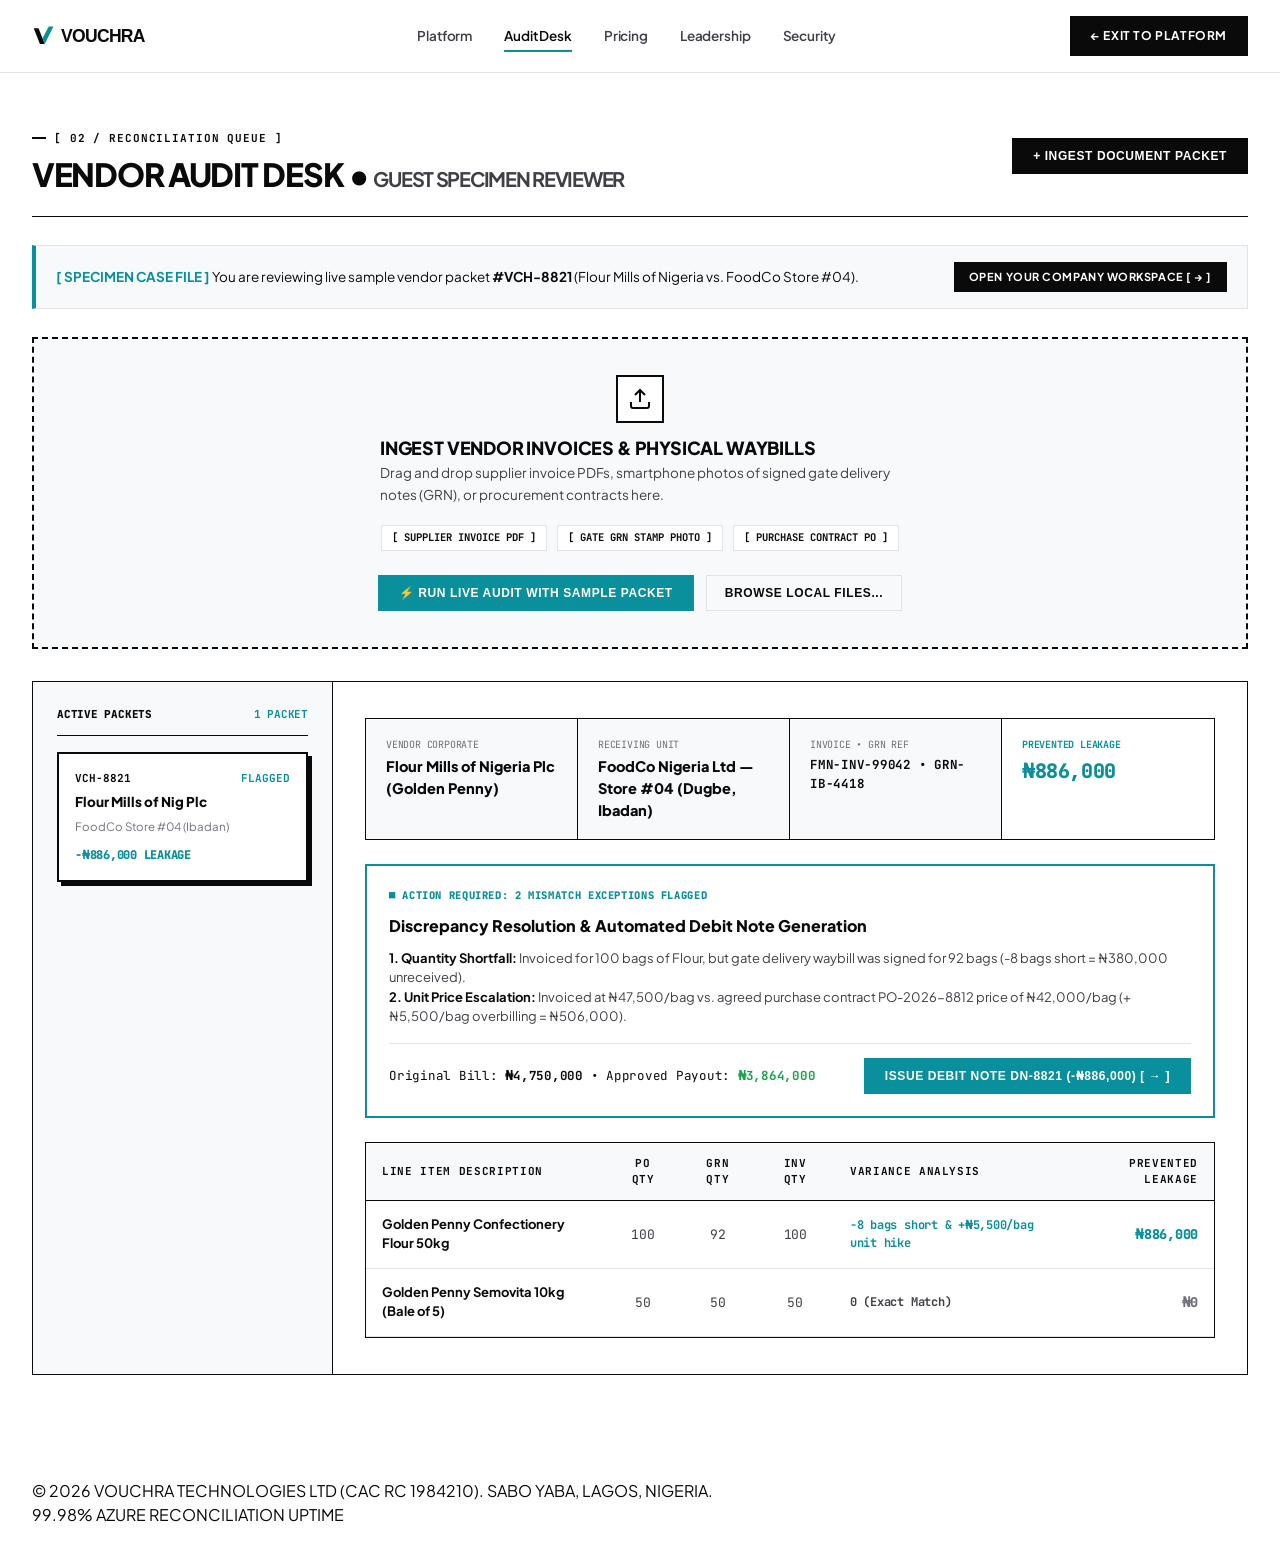
<file: dashboard.html>
<!DOCTYPE html>
<html lang="en">
<head>
  <meta charset="UTF-8">
  <meta name="viewport" content="width=device-width, initial-scale=1.0">
  <title>Vouchra — Three-Way Match & Debit Note Desk</title>
  <meta name="description" content="Interactive 3-way vendor bill, goods received note, and purchase contract reconciliation desk.">
  <link rel="icon" type="image/svg+xml" href="assets/img/logo-mark.svg?v=2">
  <link rel="stylesheet" href="assets/vouchra.css">
  <style>
    .desk-wrapper {
      padding: 48px 0 80px;
      min-height: 85vh;
    }

    .desk-header-bar {
      display: flex;
      align-items: center;
      justify-content: space-between;
      padding-bottom: 24px;
      border-bottom: var(--grid-line-dark);
      margin-bottom: 28px;
      flex-wrap: wrap;
      gap: 16px;
    }

    .specimen-banner {
      display: flex;
      align-items: center;
      justify-content: space-between;
      padding: 16px 20px;
      background: var(--canvas-subtle);
      border: 1px solid var(--ink-border);
      border-left: 4px solid var(--swiss-red);
      margin-bottom: 28px;
      font-size: 13.5px;
      gap: 16px;
      flex-wrap: wrap;
    }

    .desk-grid {
      display: grid;
      grid-template-columns: 300px 1fr;
      border: var(--grid-line-dark);
    }

    .desk-sidebar {
      padding: 24px;
      border-right: var(--grid-line-dark);
      background: var(--canvas-subtle);
      display: flex;
      flex-direction: column;
      gap: 16px;
    }

    .queue-card {
      padding: 16px;
      border: var(--grid-line-dark);
      background: #FFFFFF;
      display: flex;
      flex-direction: column;
      gap: 6px;
      cursor: pointer;
      position: relative;
    }

    .queue-card.active {
      border: 2px solid var(--ink);
      box-shadow: 4px 4px 0px #0A0A0A;
    }

    .desk-main-panel {
      padding: 36px 32px;
      display: flex;
      flex-direction: column;
      gap: 28px;
    }

    .packet-kpi-grid {
      display: grid;
      grid-template-columns: repeat(4, 1fr);
      border: var(--grid-line-dark);
      background: var(--canvas-subtle);
    }

    .kpi-cell {
      padding: 18px 20px;
      display: flex;
      flex-direction: column;
      gap: 4px;
    }

    .kpi-cell:not(:last-child) {
      border-right: var(--grid-line-dark);
    }

    .items-table-wrap {
      border: var(--grid-line-dark);
      overflow-x: auto;
    }

    .swiss-table {
      width: 100%;
      border-collapse: collapse;
      font-size: 13px;
    }

    .swiss-table th {
      padding: 12px 16px;
      background: var(--canvas-subtle);
      border-bottom: var(--grid-line-dark);
      font-family: var(--font-mono);
      font-size: 11px;
      text-transform: uppercase;
      letter-spacing: 0.06em;
      color: var(--ink);
      text-align: left;
    }

    .swiss-table td {
      padding: 14px 16px;
      border-bottom: var(--grid-line);
      color: var(--ink);
    }

    @media (max-width: 900px) {
      .desk-grid {
        grid-template-columns: 1fr;
      }
      .desk-sidebar {
        border-right: none;
        border-bottom: var(--grid-line-dark);
      }
      .packet-kpi-grid {
        grid-template-columns: 1fr 1fr;
      }
      .kpi-cell:nth-child(2) {
        border-right: none;
      }
      .kpi-cell:nth-child(-n+2) {
        border-bottom: var(--grid-line-dark);
      }
    }

    @media (max-width: 600px) {
      .desk-main-panel {
        padding: 20px 16px;
      }
      .upload-hero-container {
        padding: 24px 16px;
      }
      .upload-btn-group {
        flex-direction: column;
        width: 100%;
      }
      .upload-btn-group button {
        width: 100%;
      }
      .packet-kpi-grid {
        grid-template-columns: 1fr;
      }
      .kpi-cell {
        border-right: none !important;
        border-bottom: var(--grid-line-dark);
      }
      .kpi-cell:last-child {
        border-bottom: none;
      }
    }
  </style>
</head>
<body>
  <div class="scroll-progress-line"></div>

  <!-- Header -->
  <header class="site-header">
    <div class="header-inner container">
      <div class="brand-cell">
        <a href="index.html">
          <img src="assets/img/logo.svg?v=2" alt="Vouchra" class="brand-logo">
        </a>
      </div>

      <nav class="nav-matrix">
        <a href="index.html" class="nav-item">Platform</a>
        <a href="dashboard.html" class="nav-item active">Audit Desk</a>
        <a href="pricing.html" class="nav-item">Pricing</a>
        <a href="about.html" class="nav-item">Leadership</a>
        <a href="security.html" class="nav-item">Security</a>
      </nav>

      <div class="header-actions">
        <button id="btn-signout" class="btn-swiss-secondary auth-only" style="border:none; padding: 6px 12px; display:none;">Sign Out</button>
        <a href="index.html" class="btn-swiss-primary">
          <span>&larr; Exit to Platform</span>
        </a>
      </div>

      <button class="mobile-hamburger" aria-label="Open Navigation">
        <svg width="24" height="24" viewBox="0 0 24 24" fill="none" stroke="currentColor" stroke-width="2.5"><line x1="3" y1="6" x2="21" y2="6"></line><line x1="3" y1="12" x2="21" y2="12"></line><line x1="3" y1="18" x2="21" y2="18"></line></svg>
      </button>
    </div>
  </header>

  <!-- Mobile Drawer -->
  <div class="drawer-backdrop"></div>
  <aside class="mobile-drawer">
    <div>
      <div class="drawer-top">
        <img src="assets/img/logo.svg?v=2" alt="Vouchra" style="height: 24px;">
        <button class="drawer-close" aria-label="Close Menu" style="background:none; border:none; font-size:26px; cursor:pointer;">&times;</button>
      </div>
      <nav class="drawer-nav">
        <a href="index.html"><span>[ 01 ] PLATFORM</span> &rarr;</a>
        <a href="dashboard.html"><span>[ 02 ] AUDIT DESK</span> &rarr;</a>
        <a href="pricing.html"><span>[ 03 ] PRICING</span> &rarr;</a>
        <a href="about.html"><span>[ 04 ] LEADERSHIP</span> &rarr;</a>
      </nav>
    </div>
  </aside>

  <!-- Main Desk Content -->
  <main class="desk-wrapper">
    <div class="container">
      <!-- Title Bar -->
      <div class="desk-header-bar">
        <div>
          <div class="grid-index">[ 02 / RECONCILIATION QUEUE ]</div>
          <h1 style="font-size: 32px; text-transform: uppercase;">
            Vendor Audit Desk &bull; <span id="user-greeting" style="font-size: 20px; font-weight: 700; color: var(--ink-secondary);">Guest Specimen Reviewer</span>
          </h1>
        </div>

        <div>
          <button id="btn-open-upload-modal" class="btn-swiss-primary" onclick="document.getElementById('upload-zone-section').scrollIntoView({behavior:'smooth'})">
            <span>+ Ingest Document Packet</span>
          </button>
        </div>
      </div>

      <!-- Specimen Banner (Guest Mode) -->
      <div id="guest-specimen-banner" class="specimen-banner">
        <div>
          <strong style="color: var(--swiss-red);">[ SPECIMEN CASE FILE ]</strong> You are reviewing live sample vendor packet <strong>#VCH-8821</strong> (Flour Mills of Nigeria vs. FoodCo Store #04).
        </div>
        <div>
          <a href="signup.html" class="btn-swiss-primary" style="padding: 6px 14px; font-size: 11px;">Open Your Company Workspace [ &rarr; ]</a>
        </div>
      </div>

      <!-- ==========================================================================
           DEDICATED DOCUMENT UPLOAD ZONE (PROMINENT ON PAGE)
           ========================================================================== -->
      <div id="upload-zone-section" class="upload-hero-container">
        <input type="file" id="file-doc-input" style="display:none;" multiple accept=".pdf,.png,.jpg,.jpeg">
        
        <div class="upload-icon-box">
          <svg width="24" height="24" viewBox="0 0 24 24" fill="none" stroke="currentColor" stroke-width="2"><path d="M21 15v4a2 2 0 0 1-2 2H5a2 2 0 0 1-2-2v-4"></path><polyline points="17 8 12 3 7 8"></polyline><line x1="12" y1="3" x2="12" y2="15"></line></svg>
        </div>

        <div style="display:flex; flex-direction:column; gap:4px;">
          <h3 class="upload-title">Ingest Vendor Invoices &amp; Physical Waybills</h3>
          <p class="upload-sub">
            Drag and drop supplier invoice PDFs, smartphone photos of signed gate delivery notes (GRN), or procurement contracts here.
          </p>
        </div>

        <div class="upload-chips-row">
          <span class="upload-chip">[ SUPPLIER INVOICE PDF ]</span>
          <span class="upload-chip">[ GATE GRN STAMP PHOTO ]</span>
          <span class="upload-chip">[ PURCHASE CONTRACT PO ]</span>
        </div>

        <div class="upload-btn-group">
          <button id="btn-run-sample-upload" class="btn-swiss-primary" style="background:var(--swiss-red); border-color:var(--swiss-red);">
            <span>⚡ Run Live Audit with Sample Packet</span>
          </button>
          <button id="btn-browse-files" class="btn-swiss-secondary" onclick="document.getElementById('file-doc-input').click()">
            <span>Browse Local Files...</span>
          </button>
        </div>

        <!-- Animated OCR Extraction Progress Bar -->
        <div id="ocr-progress-box" class="ocr-progress-box">
          <div style="display:flex; justify-content:space-between; font-family:var(--font-mono); font-size:11px;">
            <span id="ocr-status-text" style="font-weight:700;">AZURE DOCUMENT AI: PARSING LINE ITEMS...</span>
            <span id="ocr-percent-text" style="color:var(--swiss-red); font-weight:700;">45%</span>
          </div>
          <div class="ocr-progress-bar">
            <div id="ocr-progress-fill" class="ocr-progress-fill"></div>
          </div>
        </div>
      </div>

      <!-- Desk Grid -->
      <div class="desk-grid">
        <!-- Sidebar -->
        <div class="desk-sidebar">
          <div style="display: flex; justify-content: space-between; align-items: baseline; padding-bottom: 12px; border-bottom: var(--grid-line-dark);">
            <span class="mono" style="font-size: 11px; font-weight: 800; text-transform: uppercase;">Active Packets</span>
            <span id="stats-total-packets" class="mono" style="font-size: 11px; color: var(--swiss-red); font-weight: 700;">1 PACKET</span>
          </div>

          <div class="queue-card active">
            <div style="display: flex; justify-content: space-between; font-family: var(--font-mono); font-size: 11px;">
              <strong>VCH-8821</strong>
              <span style="color: var(--swiss-red); font-weight: 700;">FLAGGED</span>
            </div>
            <div style="font-size: 13.5px; font-weight: 800;">Flour Mills of Nig Plc</div>
            <div style="font-size: 11.5px; color: var(--ink-muted);">FoodCo Store #04 (Ibadan)</div>
            <div class="mono" style="font-size: 12px; font-weight: 800; color: var(--swiss-red); margin-top: 4px;">
              -₦886,000 LEAKAGE
            </div>
          </div>
        </div>

        <!-- Main Panel -->
        <div class="desk-main-panel">
          <!-- Empty State (Shown only if user has 0 packets) -->
          <div id="empty-ledger-state" style="display: none; flex-direction: column; align-items: center; justify-content: center; padding: 48px 20px; border: 2px dashed var(--ink-border); text-align: center;">
            <div class="mono" style="font-size: 12px; font-weight: 800; color: var(--swiss-red); margin-bottom: 8px;">[ 0 PACKETS RECORDED ]</div>
            <h3 style="font-size: 20px; text-transform: uppercase; margin-bottom: 6px;">Workspace Ready for First Vendor Packet</h3>
            <p style="font-size: 13.5px; color: var(--ink-secondary); max-width: 440px; margin-bottom: 18px;">
              Use the upload zone above or run the sample packet to verify the 3-way matching engine.
            </p>
            <button class="btn-swiss-primary" onclick="document.getElementById('btn-run-sample-upload').click()">
              <span>⚡ Load Sample Vendor Packet</span>
            </button>
          </div>

          <!-- Active Packet Detail View -->
          <div id="packet-detail-view" style="display: flex; flex-direction: column; gap: 24px;">
            <!-- KPI Strip -->
            <div class="packet-kpi-grid">
              <div class="kpi-cell">
                <span class="mono" style="font-size: 10px; color: var(--ink-muted); text-transform: uppercase;">Vendor Corporate</span>
                <span id="packet-vendor-name" style="font-size: 14.5px; font-weight: 800;">Flour Mills of Nigeria Plc</span>
              </div>
              <div class="kpi-cell">
                <span class="mono" style="font-size: 10px; color: var(--ink-muted); text-transform: uppercase;">Receiving Unit</span>
                <span id="packet-buyer-name" style="font-size: 14.5px; font-weight: 800;">FoodCo Store #04 (Ibadan)</span>
              </div>
              <div class="kpi-cell">
                <span class="mono" style="font-size: 10px; color: var(--ink-muted); text-transform: uppercase;">Invoice &bull; GRN Ref</span>
                <span class="mono" style="font-size: 12.5px; font-weight: 700;">
                  <span id="packet-inv-no">FMN-99042</span> &bull; <span id="packet-waybill-no">GRN-4418</span>
                </span>
              </div>
              <div class="kpi-cell" style="background: #FFFFFF;">
                <span class="mono" style="font-size: 10px; color: var(--swiss-red); text-transform: uppercase; font-weight: 700;">Prevented Leakage</span>
                <span id="packet-leakage" class="mono" style="font-size: 20px; font-weight: 900; color: var(--swiss-red);">₦886,000</span>
              </div>
            </div>

            <!-- Exception Card -->
            <div class="variance-action-card">
              <div class="variance-badge">
                <span id="packet-status-badge">■ ACTION REQUIRED: 2 MISMATCH EXCEPTIONS FLAGGED</span>
              </div>
              <div class="variance-headline">
                Discrepancy Resolution & Automated Debit Note Generation
              </div>
              <div class="variance-breakdown">
                <strong>1. Quantity Shortfall:</strong> Invoiced for 100 bags of Flour, but gate delivery waybill was signed for 92 bags (-8 bags short = ₦380,000 unreceived).<br>
                <strong>2. Unit Price Escalation:</strong> Invoiced at ₦47,500/bag vs. agreed purchase contract PO-2026-8812 price of ₦42,000/bag (+₦5,500/bag overbilling = ₦506,000).
              </div>
              <div class="variance-footer">
                <div class="mono" style="font-size: 12.5px;">
                  Original Bill: <strong id="packet-total-inv">₦4,750,000</strong> &bull; 
                  Approved Payout: <strong id="packet-total-app" style="color: var(--swiss-green);">₦3,864,000</strong>
                </div>
                <button id="btn-issue-debit-note" class="btn-swiss-primary" style="background: var(--swiss-red); border-color: var(--swiss-red);">
                  <span>Issue Debit Note DN-8821 (-₦886,000) [ &rarr; ]</span>
                </button>
              </div>
            </div>

            <!-- Items Table -->
            <div class="items-table-wrap">
              <table class="swiss-table">
                <thead>
                  <tr>
                    <th>Line Item Description</th>
                    <th style="text-align: center;">PO Qty</th>
                    <th style="text-align: center;">GRN Qty</th>
                    <th style="text-align: center;">Inv Qty</th>
                    <th>Variance Analysis</th>
                    <th style="text-align: right;">Prevented Leakage</th>
                  </tr>
                </thead>
                <tbody id="items-tbody">
                  <!-- Injected via matchdesk.js -->
                </tbody>
              </table>
            </div>
          </div>
        </div>
      </div>
    </div>
  </main>

  <footer class="site-footer" style="padding: 24px 0;">
    <div class="container footer-imprint-bottom">
      <div>&copy; 2026 VOUCHRA TECHNOLOGIES LTD (CAC RC 1984210). SABO YABA, LAGOS, NIGERIA.</div>
      <div>99.98% AZURE RECONCILIATION UPTIME</div>
    </div>
  </footer>

  <script src="assets/motion.js"></script>
  <script src="assets/matchdesk.js"></script>
</body>
</html>
</file>
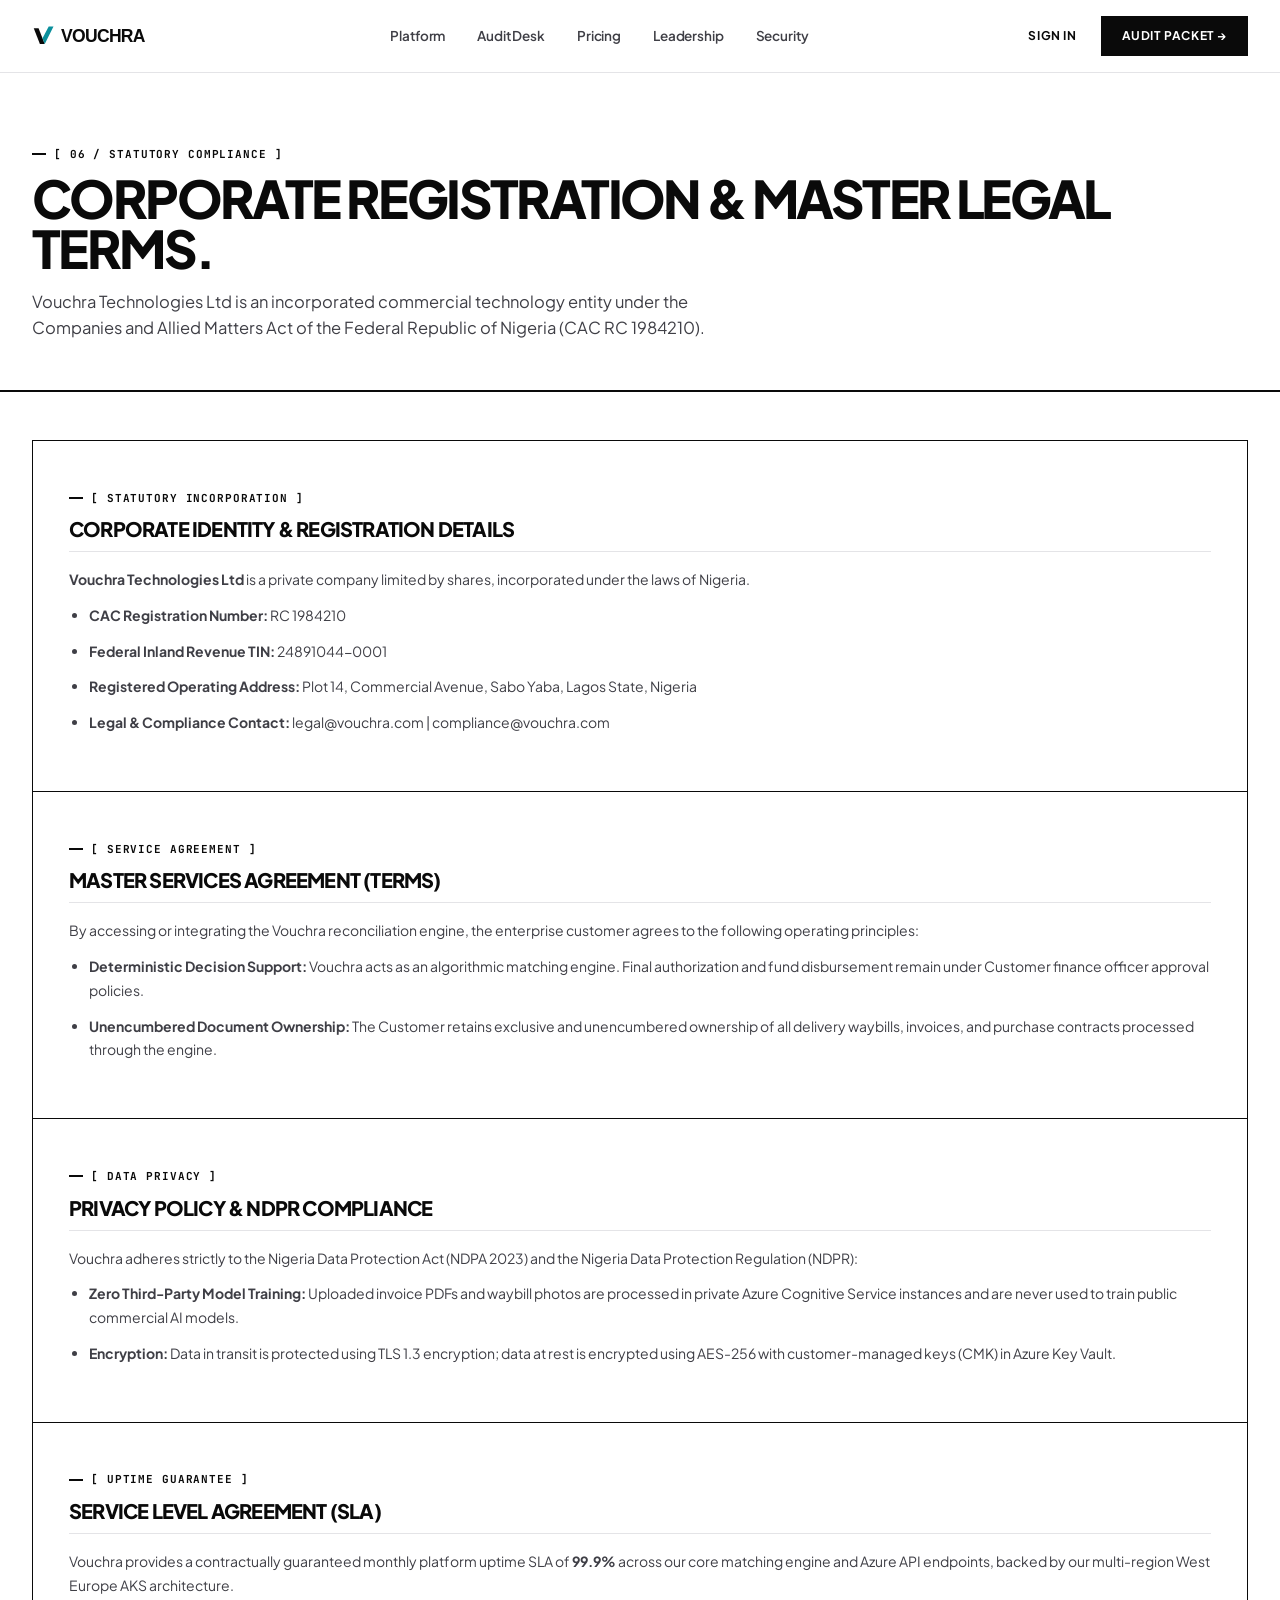
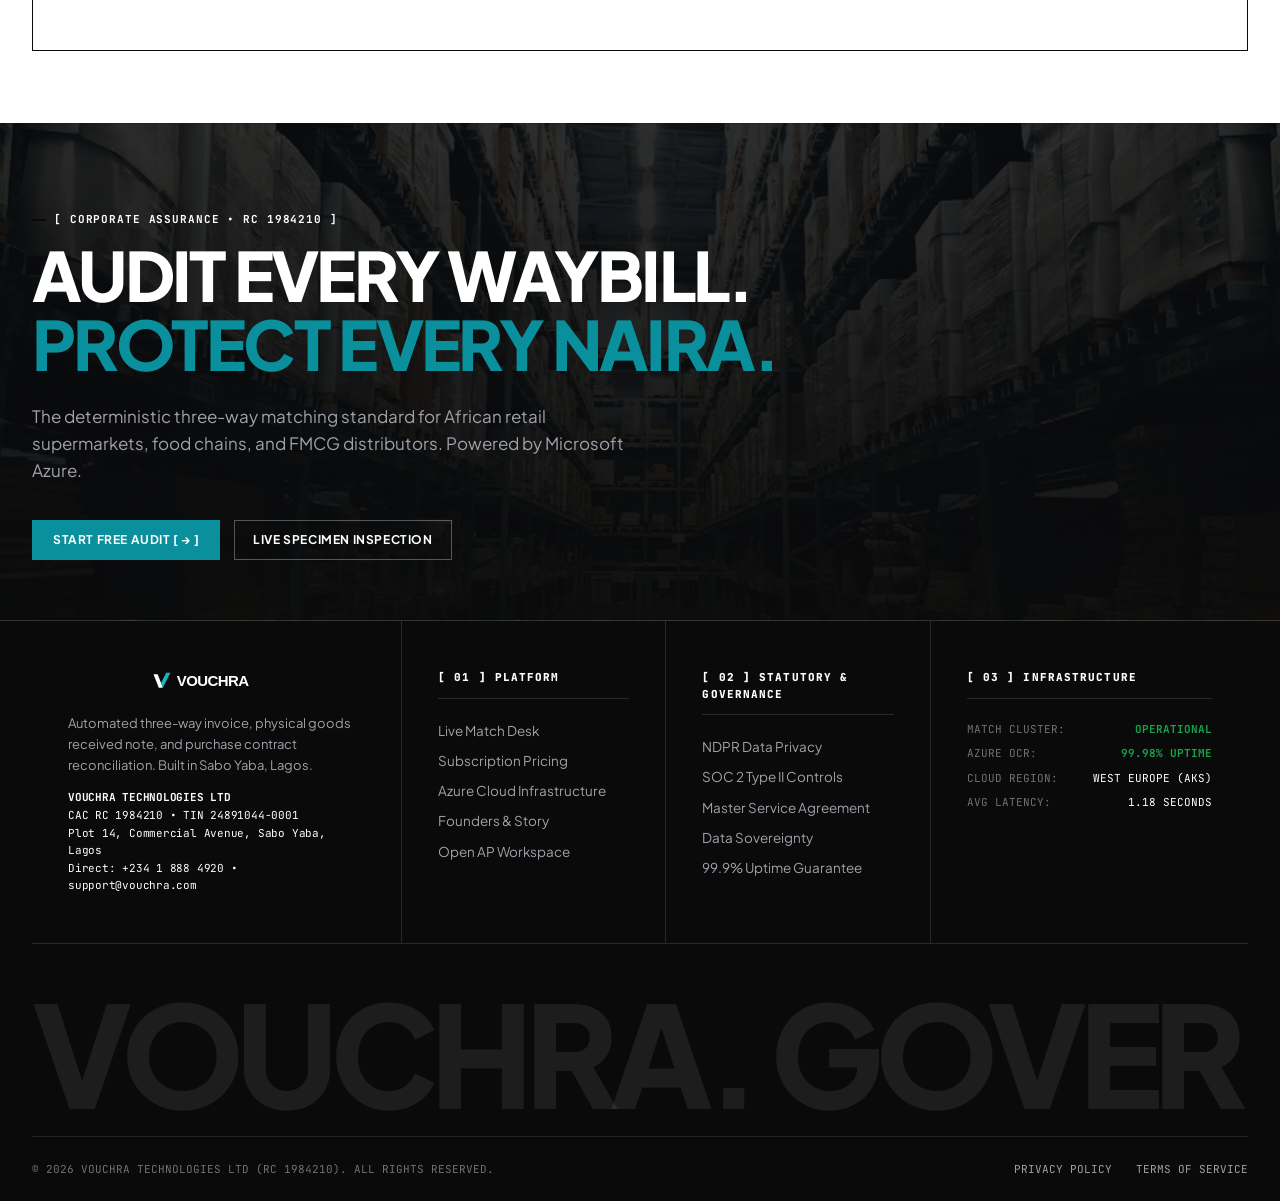
<file: legal.html>
<!DOCTYPE html>
<html lang="en">
<head>
  <meta charset="UTF-8">
  <meta name="viewport" content="width=device-width, initial-scale=1.0">
  <title>Corporate Governance, Terms & NDPR Compliance — Vouchra</title>
  <meta name="description" content="Corporate registration, Master Services Agreement, and NDPR data protection policy for Vouchra Technologies Ltd.">
  <link rel="icon" type="image/svg+xml" href="assets/img/logo-mark.svg?v=2">
  <link rel="stylesheet" href="assets/vouchra.css">
  <style>
    .page-hero {
      padding: 64px 0 48px;
      border-bottom: var(--grid-line-bold);
    }

    .legal-matrix {
      display: flex;
      flex-direction: column;
      border: var(--grid-line-dark);
      margin: 48px 0 72px;
    }

    .legal-block {
      padding: 40px 36px;
      background: #FFFFFF;
    }

    .legal-block:not(:last-child) {
      border-bottom: var(--grid-line-dark);
    }

    .legal-block h2 {
      font-size: 20px;
      text-transform: uppercase;
      margin-bottom: 16px;
      padding-bottom: 12px;
      border-bottom: var(--grid-line);
    }

    .legal-block p, .legal-block li {
      font-size: 14px;
      color: var(--ink-secondary);
      line-height: 1.7;
      margin-bottom: 12px;
    }

    .legal-block ul {
      padding-left: 20px;
      margin-bottom: 16px;
    }
  </style>
</head>
<body>
  <div class="scroll-progress-line"></div>

  <!-- Header -->
  <header class="site-header">
    <div class="header-inner container">
      <div class="brand-cell">
        <a href="index.html">
          <img src="assets/img/logo.svg?v=2" alt="Vouchra" class="brand-logo">
        </a>
      </div>

      <nav class="nav-matrix">
        <a href="index.html" class="nav-item">Platform</a>
        <a href="dashboard.html?packet=VCH-8821" class="nav-item">Audit Desk</a>
        <a href="pricing.html" class="nav-item">Pricing</a>
        <a href="about.html" class="nav-item">Leadership</a>
        <a href="security.html" class="nav-item">Security</a>
      </nav>

      <div class="header-actions">
        <a href="login.html" class="btn-swiss-secondary" style="border:none; padding: 6px 12px;">Sign In</a>
        <a href="signup.html" class="btn-swiss-primary">
          <span>Audit Packet &rarr;</span>
        </a>
      </div>

      <button class="mobile-hamburger" aria-label="Open Navigation">
        <svg width="24" height="24" viewBox="0 0 24 24" fill="none" stroke="currentColor" stroke-width="2.5"><line x1="3" y1="6" x2="21" y2="6"></line><line x1="3" y1="12" x2="21" y2="12"></line><line x1="3" y1="18" x2="21" y2="18"></line></svg>
      </button>
    </div>
  </header>

  <!-- Hero -->
  <section class="page-hero">
    <div class="container">
      <div class="grid-index">[ 06 / STATUTORY COMPLIANCE ]</div>
      <h1 class="hero-title" style="font-size: 52px; margin-bottom: 16px;">
        Corporate Registration & Master Legal Terms.
      </h1>
      <p style="font-size: 16.5px; color: var(--ink-secondary); max-width: 680px;">
        Vouchra Technologies Ltd is an incorporated commercial technology entity under the Companies and Allied Matters Act of the Federal Republic of Nigeria (CAC RC 1984210).
      </p>
    </div>
  </section>

  <!-- Legal Body -->
  <main class="container">
    <div class="legal-matrix">
      <!-- Registration -->
      <div class="legal-block">
        <div class="grid-index">[ STATUTORY INCORPORATION ]</div>
        <h2>Corporate Identity & Registration Details</h2>
        <p>
          <strong>Vouchra Technologies Ltd</strong> is a private company limited by shares, incorporated under the laws of Nigeria.
        </p>
        <ul>
          <li><strong>CAC Registration Number:</strong> RC 1984210</li>
          <li><strong>Federal Inland Revenue TIN:</strong> 24891044-0001</li>
          <li><strong>Registered Operating Address:</strong> Plot 14, Commercial Avenue, Sabo Yaba, Lagos State, Nigeria</li>
          <li><strong>Legal & Compliance Contact:</strong> legal@vouchra.com | compliance@vouchra.com</li>
        </ul>
      </div>

      <!-- MSA -->
      <div id="terms" class="legal-block">
        <div class="grid-index">[ SERVICE AGREEMENT ]</div>
        <h2>Master Services Agreement (Terms)</h2>
        <p>
          By accessing or integrating the Vouchra reconciliation engine, the enterprise customer agrees to the following operating principles:
        </p>
        <ul>
          <li><strong>Deterministic Decision Support:</strong> Vouchra acts as an algorithmic matching engine. Final authorization and fund disbursement remain under Customer finance officer approval policies.</li>
          <li><strong>Unencumbered Document Ownership:</strong> The Customer retains exclusive and unencumbered ownership of all delivery waybills, invoices, and purchase contracts processed through the engine.</li>
        </ul>
      </div>

      <!-- NDPR -->
      <div id="privacy" class="legal-block">
        <div class="grid-index">[ DATA PRIVACY ]</div>
        <h2>Privacy Policy & NDPR Compliance</h2>
        <p>
          Vouchra adheres strictly to the Nigeria Data Protection Act (NDPA 2023) and the Nigeria Data Protection Regulation (NDPR):
        </p>
        <ul>
          <li><strong>Zero Third-Party Model Training:</strong> Uploaded invoice PDFs and waybill photos are processed in private Azure Cognitive Service instances and are never used to train public commercial AI models.</li>
          <li><strong>Encryption:</strong> Data in transit is protected using TLS 1.3 encryption; data at rest is encrypted using AES-256 with customer-managed keys (CMK) in Azure Key Vault.</li>
        </ul>
      </div>

      <!-- SLA -->
      <div id="sla" class="legal-block">
        <div class="grid-index">[ UPTIME GUARANTEE ]</div>
        <h2>Service Level Agreement (SLA)</h2>
        <p>
          Vouchra provides a contractually guaranteed monthly platform uptime SLA of <strong>99.9%</strong> across our core matching engine and Azure API endpoints, backed by our multi-region West Europe AKS architecture.
        </p>
      </div>
    </div>
  </main>

  <!-- Dramatic Architectural Footer -->
  <footer class="dramatic-footer">
    <div class="footer-hero-banner">
      <div class="container">
        <div class="grid-index" style="color: #FFFFFF;">
          <span style="color: #FFFFFF;">[ CORPORATE ASSURANCE &bull; RC 1984210 ]</span>
        </div>
        <h2 class="footer-hero-statement">
          Audit Every Waybill. <br>
          <span class="red">Protect Every Naira.</span>
        </h2>
        <p class="footer-hero-sub">
          The deterministic three-way matching standard for African retail supermarkets, food chains, and FMCG distributors. Powered by Microsoft Azure.
        </p>
        <div style="display: flex; gap: 14px; flex-wrap: wrap;">
          <a href="signup.html" class="btn-swiss-primary" style="background: var(--swiss-red); border-color: var(--swiss-red);">
            <span>Start Free Audit [ &rarr; ]</span>
          </a>
          <a href="dashboard.html?packet=VCH-8821" class="btn-swiss-secondary" style="border-color: rgba(255, 255, 255, 0.3); color: #FFFFFF;">
            <span>Live Specimen Inspection</span>
          </a>
        </div>
      </div>
    </div>

    <div class="container">
      <div class="footer-matrix-dark">
        <div class="footer-dark-cell">
          <img src="assets/img/logo-white.svg?v=2" alt="Vouchra" style="height: 24px; margin-bottom: 6px;">
          <p style="font-size: 13px; color: #A1A1AA; line-height: 1.6;">
            Automated three-way invoice, physical goods received note, and purchase contract reconciliation. Built in Sabo Yaba, Lagos.
          </p>
          <div class="mono" style="font-size: 11px; color: #FFFFFF; line-height: 1.6;">
            <strong>VOUCHRA TECHNOLOGIES LTD</strong><br>
            CAC RC 1984210 &bull; TIN 24891044-0001<br>
            Plot 14, Commercial Avenue, Sabo Yaba, Lagos<br>
            Direct: +234 1 888 4920 &bull; support@vouchra.com
          </div>
        </div>

        <div class="footer-dark-cell">
          <div class="footer-dark-title">[ 01 ] PLATFORM</div>
          <div class="footer-dark-nav">
            <a href="dashboard.html?packet=VCH-8821">Live Match Desk</a>
            <a href="pricing.html">Subscription Pricing</a>
            <a href="security.html">Azure Cloud Infrastructure</a>
            <a href="about.html">Founders & Story</a>
            <a href="signup.html">Open AP Workspace</a>
          </div>
        </div>

        <div class="footer-dark-cell">
          <div class="footer-dark-title">[ 02 ] STATUTORY & GOVERNANCE</div>
          <div class="footer-dark-nav">
            <a href="legal.html#privacy">NDPR Data Privacy</a>
            <a href="security.html#soc2">SOC 2 Type II Controls</a>
            <a href="legal.html#terms">Master Service Agreement</a>
            <a href="legal.html#privacy">Data Sovereignty</a>
            <a href="legal.html#sla">99.9% Uptime Guarantee</a>
          </div>
        </div>

        <div class="footer-dark-cell">
          <div class="footer-dark-title">[ 03 ] INFRASTRUCTURE</div>
          <div style="display: flex; flex-direction: column; gap: 8px; font-family: var(--font-mono); font-size: 11px;">
            <div style="display: flex; justify-content: space-between;">
              <span style="color: #71717A;">MATCH CLUSTER:</span>
              <span style="color: var(--swiss-green); font-weight: 700;">OPERATIONAL</span>
            </div>
            <div style="display: flex; justify-content: space-between;">
              <span style="color: #71717A;">AZURE OCR:</span>
              <span style="color: var(--swiss-green); font-weight: 700;">99.98% UPTIME</span>
            </div>
            <div style="display: flex; justify-content: space-between;">
              <span style="color: #71717A;">CLOUD REGION:</span>
              <span style="color: #FFFFFF;">WEST EUROPE (AKS)</span>
            </div>
            <div style="display: flex; justify-content: space-between;">
              <span style="color: #71717A;">AVG LATENCY:</span>
              <span style="color: #FFFFFF;">1.18 SECONDS</span>
            </div>
          </div>
        </div>
      </div>

      <div class="footer-giant-wordmark-bar">
        <div class="footer-giant-wordmark">
          VOUCHRA. GOVERNANCE.
        </div>
      </div>

      <div class="footer-dark-bottom">
        <div>&copy; 2026 VOUCHRA TECHNOLOGIES LTD (RC 1984210). ALL RIGHTS RESERVED.</div>
        <div style="display: flex; gap: 24px;">
          <a href="legal.html#privacy" style="color: #A1A1AA;">Privacy Policy</a>
          <a href="legal.html#terms" style="color: #A1A1AA;">Terms of Service</a>
        </div>
      </div>
    </div>
  </footer>

  <script src="assets/motion.js"></script>
</body>
</html>
</file>
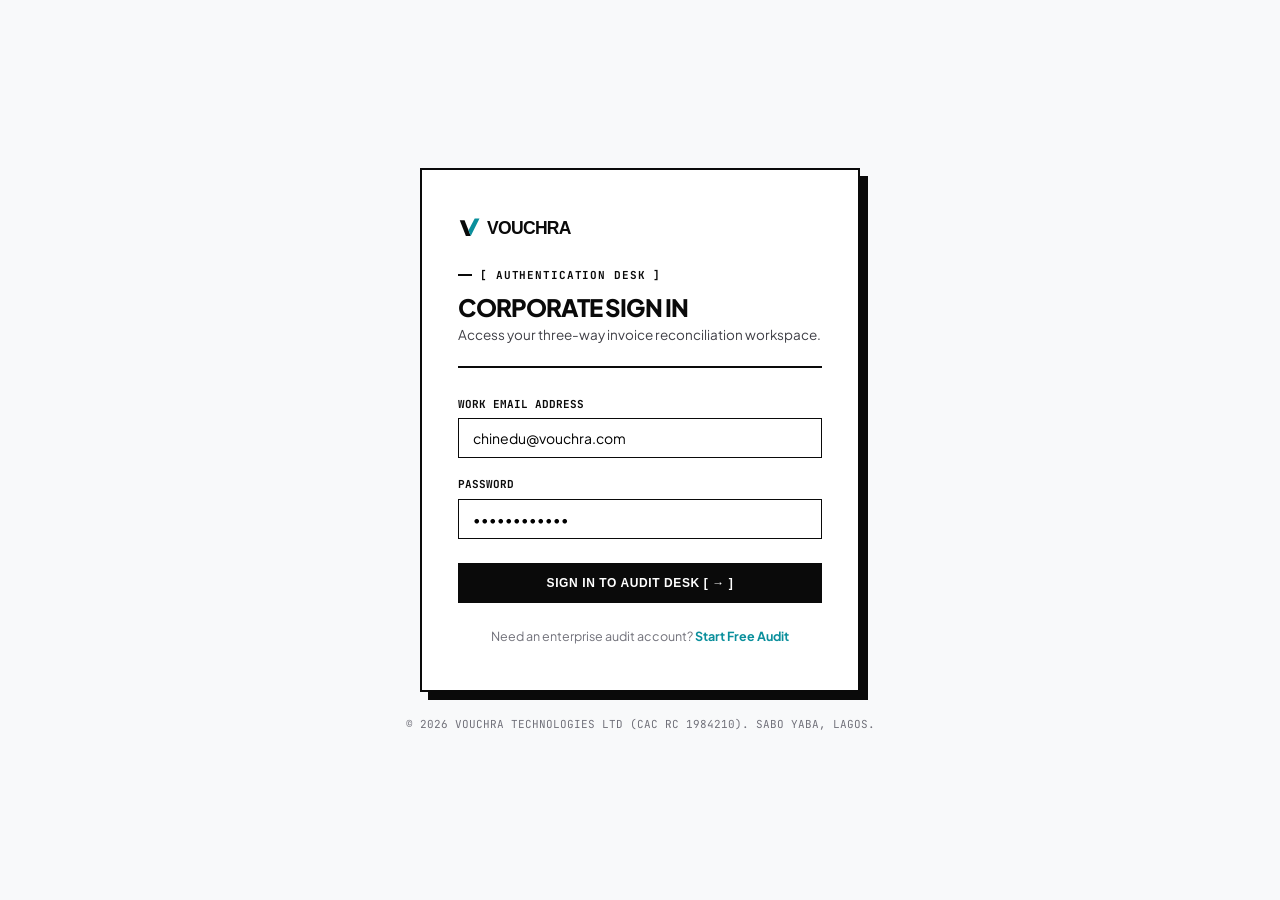
<file: login.html>
<!DOCTYPE html>
<html lang="en">
<head>
  <meta charset="UTF-8">
  <meta name="viewport" content="width=device-width, initial-scale=1.0">
  <title>Sign In — Vouchra Audit Desk</title>
  <link rel="icon" type="image/svg+xml" href="assets/img/logo-mark.svg?v=2">
  <link rel="stylesheet" href="assets/vouchra.css">
  <style>
    .auth-page-wrap {
      min-height: 100vh;
      display: flex;
      flex-direction: column;
      justify-content: center;
      align-items: center;
      padding: 60px 24px;
      background: var(--canvas-subtle);
    }

    .auth-box {
      width: 100%;
      max-width: 440px;
      background: #FFFFFF;
      border: 2px solid var(--ink);
      padding: 44px 36px;
      box-shadow: 8px 8px 0px #0A0A0A;
    }

    .auth-header {
      margin-bottom: 28px;
      padding-bottom: 20px;
      border-bottom: 2px solid var(--ink);
    }

    .form-group {
      display: flex;
      flex-direction: column;
      gap: 6px;
      margin-bottom: 18px;
    }

    .form-group label {
      font-family: var(--font-mono);
      font-size: 11px;
      font-weight: 700;
      text-transform: uppercase;
      color: var(--ink);
    }

    .form-group input {
      padding: 10px 14px;
      border: 1px solid var(--ink);
      font-family: var(--font-grotesk);
      font-size: 14px;
      outline: none;
      border-radius: 0;
    }

    .form-group input:focus {
      border-color: var(--swiss-red);
    }
  </style>
</head>
<body>
  <div class="scroll-progress-line"></div>

  <div class="auth-page-wrap">
    <div class="auth-box">
      <div class="auth-header">
        <a href="index.html">
          <img src="assets/img/logo.svg?v=2" alt="Vouchra" style="height: 28px; display: block; margin-bottom: 16px;">
        </a>
        <div class="grid-index">[ AUTHENTICATION DESK ]</div>
        <h1 style="font-size: 24px; text-transform: uppercase;">Corporate Sign In</h1>
        <p style="font-size: 13.5px; color: var(--ink-secondary); margin-top: 4px;">
          Access your three-way invoice reconciliation workspace.
        </p>
      </div>

      <form id="login-form">
        <div class="form-group">
          <label>Work Email Address</label>
          <input type="email" id="login-email" required value="chinedu@vouchra.com">
        </div>

        <div class="form-group" style="margin-bottom: 24px;">
          <label>Password</label>
          <input type="password" required value="••••••••••••">
        </div>

        <button type="submit" class="btn-swiss-primary" style="width: 100%; justify-content: center; padding: 12px;">
          <span>Sign In to Audit Desk [ &rarr; ]</span>
        </button>
      </form>

      <div style="margin-top: 24px; font-size: 12.5px; color: var(--ink-muted); text-align: center;">
        Need an enterprise audit account? <a href="signup.html" style="color: var(--swiss-red); font-weight: 700;">Start Free Audit</a>
      </div>
    </div>

    <div style="margin-top: 24px; font-family: var(--font-mono); font-size: 11px; color: var(--ink-muted);">
      &copy; 2026 VOUCHRA TECHNOLOGIES LTD (CAC RC 1984210). SABO YABA, LAGOS.
    </div>
  </div>

  <script>
    document.getElementById('login-form').addEventListener('submit', (e) => {
      e.preventDefault();
      localStorage.setItem('vouchra_auth_session', 'true');
      localStorage.setItem('vouchra_user_name', 'Chinedu Okafor');
      localStorage.setItem('vouchra_user_company', 'BUA FMCG Procurement');
      window.location.href = 'dashboard.html';
    });
  </script>
</body>
</html>
</file>
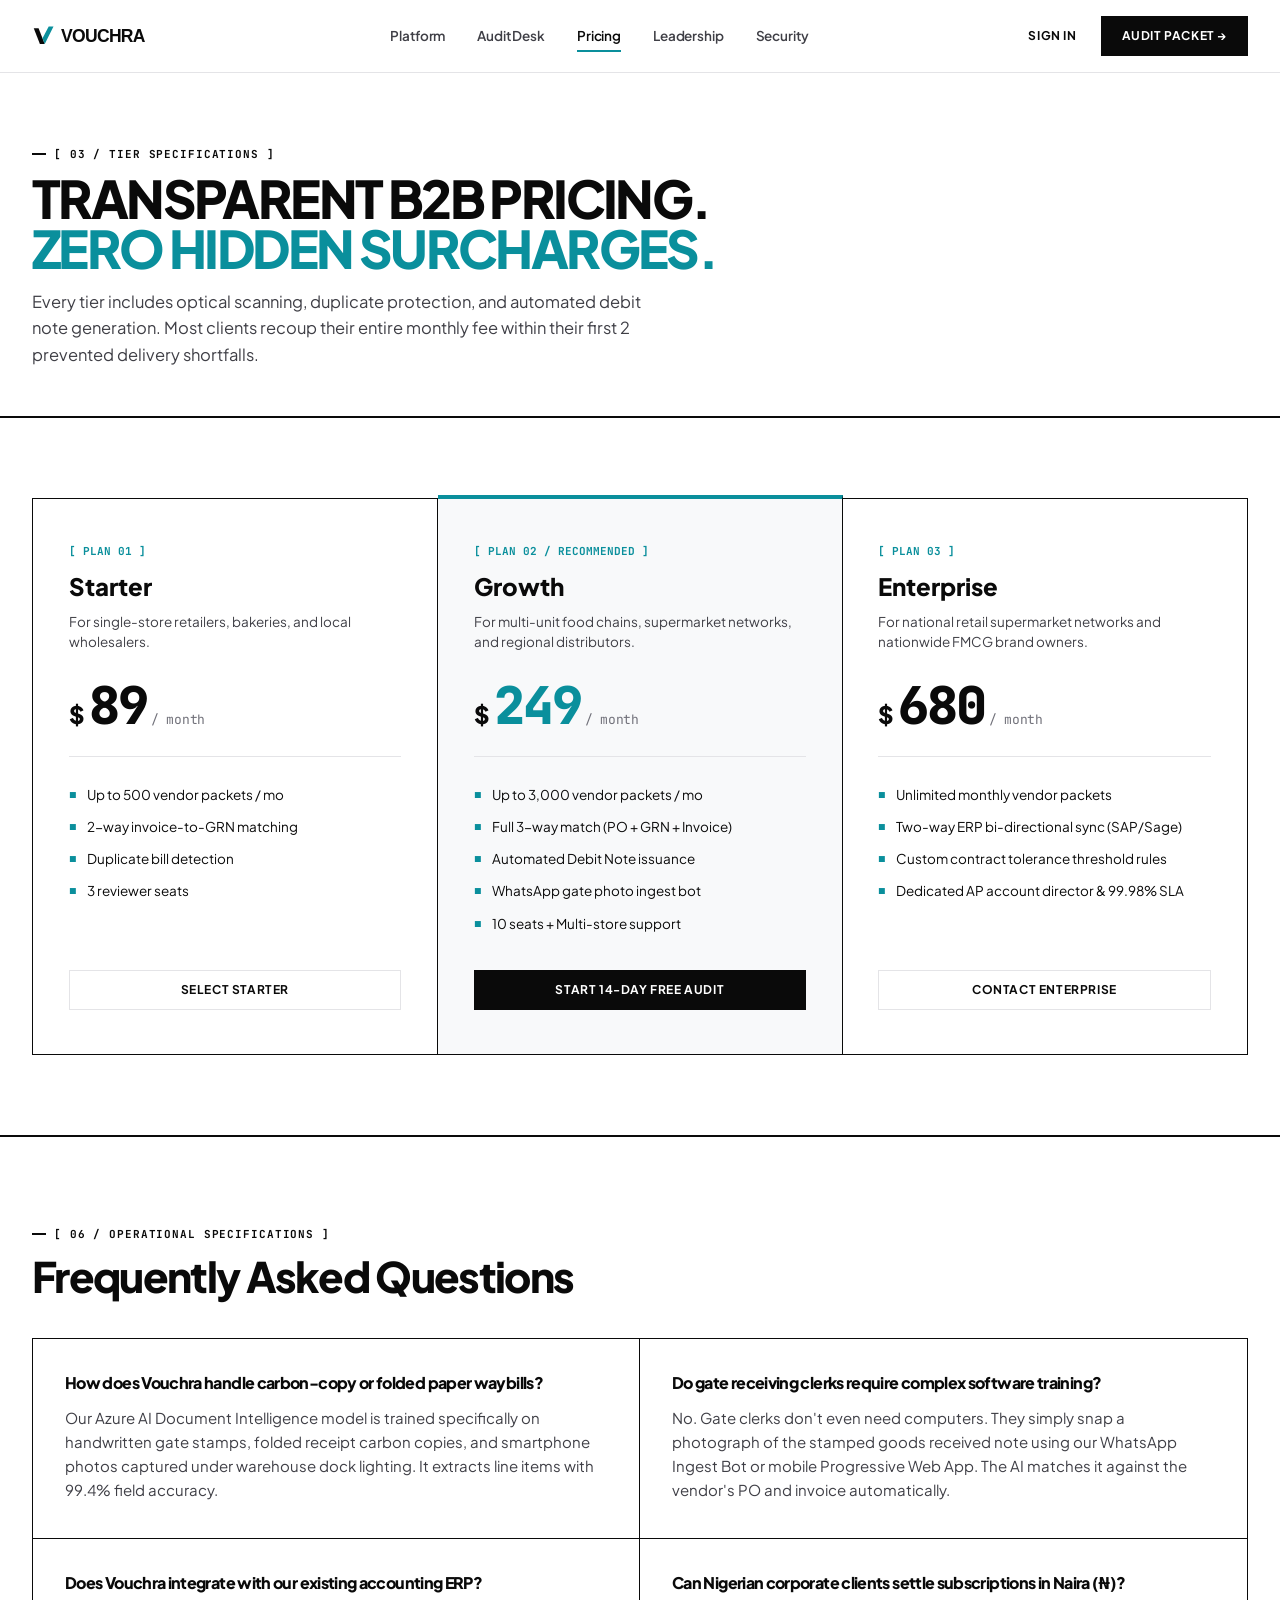
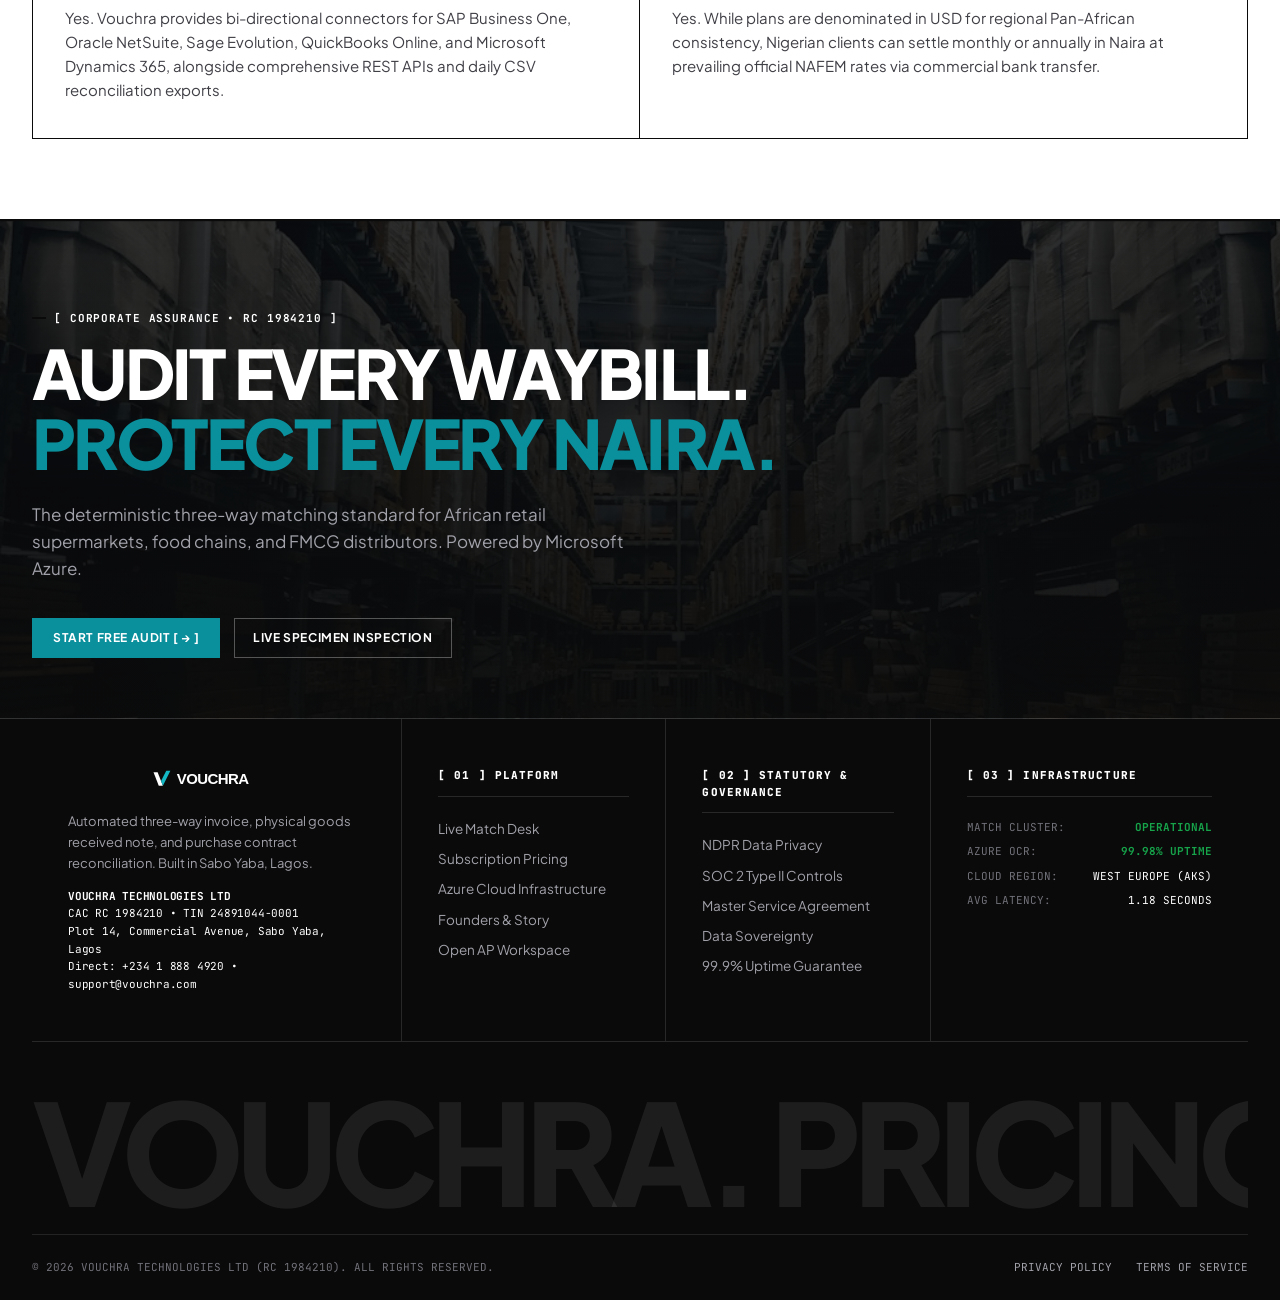
<file: pricing.html>
<!DOCTYPE html>
<html lang="en">
<head>
  <meta charset="UTF-8">
  <meta name="viewport" content="width=device-width, initial-scale=1.0">
  <title>Pricing & Subscription Matrix — Vouchra</title>
  <meta name="description" content="Transparent, predictable subscription plans for African enterprise vendor bill and waybill reconciliation.">
  <link rel="icon" type="image/svg+xml" href="assets/img/logo-mark.svg?v=2">
  <link rel="stylesheet" href="assets/vouchra.css">
  <style>
    .page-hero {
      padding: 64px 0 48px;
      border-bottom: var(--grid-line-bold);
    }

    .faq-grid {
      display: grid;
      grid-template-columns: 1fr 1fr;
      border: var(--grid-line-dark);
      margin-top: 40px;
    }

    .faq-cell {
      padding: 36px 32px;
      display: flex;
      flex-direction: column;
      gap: 8px;
    }

    .faq-cell:nth-child(odd) {
      border-right: var(--grid-line-dark);
    }

    .faq-cell:nth-child(-n+2) {
      border-bottom: var(--grid-line-dark);
    }

    @media (max-width: 800px) {
      .faq-grid {
        grid-template-columns: 1fr;
      }
      .faq-cell:nth-child(odd) {
        border-right: none;
      }
      .faq-cell:not(:last-child) {
        border-bottom: var(--grid-line-dark);
      }
    }
  </style>
</head>
<body>
  <div class="scroll-progress-line"></div>

  <!-- Header -->
  <header class="site-header">
    <div class="header-inner container">
      <div class="brand-cell">
        <a href="index.html">
          <img src="assets/img/logo.svg?v=2" alt="Vouchra" class="brand-logo">
        </a>
      </div>

      <nav class="nav-matrix">
        <a href="index.html" class="nav-item">Platform</a>
        <a href="dashboard.html?packet=VCH-8821" class="nav-item">Audit Desk</a>
        <a href="pricing.html" class="nav-item active">Pricing</a>
        <a href="about.html" class="nav-item">Leadership</a>
        <a href="security.html" class="nav-item">Security</a>
      </nav>

      <div class="header-actions">
        <a href="login.html" class="btn-swiss-secondary" style="border:none; padding: 6px 12px;">Sign In</a>
        <a href="signup.html" class="btn-swiss-primary">
          <span>Audit Packet &rarr;</span>
        </a>
      </div>

      <button class="mobile-hamburger" aria-label="Open Navigation">
        <svg width="24" height="24" viewBox="0 0 24 24" fill="none" stroke="currentColor" stroke-width="2.5"><line x1="3" y1="6" x2="21" y2="6"></line><line x1="3" y1="12" x2="21" y2="12"></line><line x1="3" y1="18" x2="21" y2="18"></line></svg>
      </button>
    </div>
  </header>

  <!-- Mobile Drawer -->
  <div class="drawer-backdrop"></div>
  <aside class="mobile-drawer">
    <div>
      <div class="drawer-top">
        <img src="assets/img/logo.svg?v=2" alt="Vouchra" style="height: 24px;">
        <button class="drawer-close" aria-label="Close Menu" style="background:none; border:none; font-size:26px; cursor:pointer;">&times;</button>
      </div>
      <nav class="drawer-nav">
        <a href="index.html"><span>[ 01 ] PLATFORM OVERVIEW</span> &rarr;</a>
        <a href="dashboard.html?packet=VCH-8821"><span>[ 02 ] LIVE AUDIT DESK</span> &rarr;</a>
        <a href="pricing.html"><span>[ 03 ] SUBSCRIPTION PRICING</span> &rarr;</a>
        <a href="about.html"><span>[ 04 ] FOUNDERS & STORY</span> &rarr;</a>
        <a href="security.html"><span>[ 05 ] SECURITY & AZURE</span> &rarr;</a>
      </nav>
    </div>
  </aside>

  <!-- Hero -->
  <section class="page-hero">
    <div class="container">
      <div class="grid-index">[ 03 / TIER SPECIFICATIONS ]</div>
      <h1 class="hero-title" style="font-size: 52px; margin-bottom: 16px;">
        Transparent B2B Pricing. <br>
        <span class="red">Zero Hidden Surcharges.</span>
      </h1>
      <p style="font-size: 16.5px; color: var(--ink-secondary); max-width: 640px;">
        Every tier includes optical scanning, duplicate protection, and automated debit note generation. Most clients recoup their entire monthly fee within their first 2 prevented delivery shortfalls.
      </p>
    </div>
  </section>

  <!-- Pricing Matrix -->
  <section class="pricing-section" style="border-bottom: var(--grid-line-bold);">
    <div class="container">
      <div class="pricing-matrix">
        <!-- Starter Tier -->
        <div class="pricing-cell">
          <div class="tier-code">[ PLAN 01 ]</div>
          <div class="tier-name">Starter</div>
          <div class="tier-desc">For single-store retailers, bakeries, and local wholesalers.</div>
          <div class="tier-price-row">
            <span class="tier-currency">$</span>
            <span class="tier-amount">89</span>
            <span class="mono" style="font-size: 13px; color: var(--ink-muted);">/ month</span>
          </div>
          <div class="tier-features-list">
            <div class="tier-feature-item">Up to 500 vendor packets / mo</div>
            <div class="tier-feature-item">2-way invoice-to-GRN matching</div>
            <div class="tier-feature-item">Duplicate bill detection</div>
            <div class="tier-feature-item">3 reviewer seats</div>
          </div>
          <a href="signup.html?plan=starter" class="btn-swiss-secondary" style="width: 100%; text-align: center;">Select Starter</a>
        </div>

        <!-- Growth Tier (Featured) -->
        <div class="pricing-cell featured">
          <div class="tier-code" style="color: var(--swiss-red);">[ PLAN 02 / RECOMMENDED ]</div>
          <div class="tier-name">Growth</div>
          <div class="tier-desc">For multi-unit food chains, supermarket networks, and regional distributors.</div>
          <div class="tier-price-row">
            <span class="tier-currency">$</span>
            <span class="tier-amount" style="color: var(--swiss-red);">249</span>
            <span class="mono" style="font-size: 13px; color: var(--ink-muted);">/ month</span>
          </div>
          <div class="tier-features-list">
            <div class="tier-feature-item">Up to 3,000 vendor packets / mo</div>
            <div class="tier-feature-item">Full 3-way match (PO + GRN + Invoice)</div>
            <div class="tier-feature-item">Automated Debit Note issuance</div>
            <div class="tier-feature-item">WhatsApp gate photo ingest bot</div>
            <div class="tier-feature-item">10 seats + Multi-store support</div>
          </div>
          <a href="signup.html?plan=growth" class="btn-swiss-primary" style="width: 100%; text-align: center;">Start 14-Day Free Audit</a>
        </div>

        <!-- Enterprise Tier -->
        <div class="pricing-cell">
          <div class="tier-code">[ PLAN 03 ]</div>
          <div class="tier-name">Enterprise</div>
          <div class="tier-desc">For national retail supermarket networks and nationwide FMCG brand owners.</div>
          <div class="tier-price-row">
            <span class="tier-currency">$</span>
            <span class="tier-amount">680</span>
            <span class="mono" style="font-size: 13px; color: var(--ink-muted);">/ month</span>
          </div>
          <div class="tier-features-list">
            <div class="tier-feature-item">Unlimited monthly vendor packets</div>
            <div class="tier-feature-item">Two-way ERP bi-directional sync (SAP/Sage)</div>
            <div class="tier-feature-item">Custom contract tolerance threshold rules</div>
            <div class="tier-feature-item">Dedicated AP account director & 99.98% SLA</div>
          </div>
          <a href="signup.html?plan=enterprise" class="btn-swiss-secondary" style="width: 100%; text-align: center;">Contact Enterprise</a>
        </div>
      </div>
    </div>
  </section>

  <!-- FAQ Section -->
  <section style="padding: 80px 0; border-bottom: var(--grid-line-bold);">
    <div class="container">
      <div class="section-head">
        <div class="grid-index">[ 06 / OPERATIONAL SPECIFICATIONS ]</div>
        <h2 class="section-title">Frequently Asked Questions</h2>
      </div>

      <div class="faq-grid">
        <div class="faq-cell">
          <h3 style="font-size: 16px; margin-bottom: 6px;">How does Vouchra handle carbon-copy or folded paper waybills?</h3>
          <p>
            Our Azure AI Document Intelligence model is trained specifically on handwritten gate stamps, folded receipt carbon copies, and smartphone photos captured under warehouse dock lighting. It extracts line items with 99.4% field accuracy.
          </p>
        </div>

        <div class="faq-cell">
          <h3 style="font-size: 16px; margin-bottom: 6px;">Do gate receiving clerks require complex software training?</h3>
          <p>
            No. Gate clerks don't even need computers. They simply snap a photograph of the stamped goods received note using our WhatsApp Ingest Bot or mobile Progressive Web App. The AI matches it against the vendor's PO and invoice automatically.
          </p>
        </div>

        <div class="faq-cell">
          <h3 style="font-size: 16px; margin-bottom: 6px;">Does Vouchra integrate with our existing accounting ERP?</h3>
          <p>
            Yes. Vouchra provides bi-directional connectors for SAP Business One, Oracle NetSuite, Sage Evolution, QuickBooks Online, and Microsoft Dynamics 365, alongside comprehensive REST APIs and daily CSV reconciliation exports.
          </p>
        </div>

        <div class="faq-cell">
          <h3 style="font-size: 16px; margin-bottom: 6px;">Can Nigerian corporate clients settle subscriptions in Naira (₦)?</h3>
          <p>
            Yes. While plans are denominated in USD for regional Pan-African consistency, Nigerian clients can settle monthly or annually in Naira at prevailing official NAFEM rates via commercial bank transfer.
          </p>
        </div>
      </div>
    </div>
  </section>

  <!-- Dramatic Architectural Footer -->
  <footer class="dramatic-footer">
    <div class="footer-hero-banner">
      <div class="container">
        <div class="grid-index" style="color: #FFFFFF;">
          <span style="color: #FFFFFF;">[ CORPORATE ASSURANCE &bull; RC 1984210 ]</span>
        </div>
        <h2 class="footer-hero-statement">
          Audit Every Waybill. <br>
          <span class="red">Protect Every Naira.</span>
        </h2>
        <p class="footer-hero-sub">
          The deterministic three-way matching standard for African retail supermarkets, food chains, and FMCG distributors. Powered by Microsoft Azure.
        </p>
        <div style="display: flex; gap: 14px; flex-wrap: wrap;">
          <a href="signup.html" class="btn-swiss-primary" style="background: var(--swiss-red); border-color: var(--swiss-red);">
            <span>Start Free Audit [ &rarr; ]</span>
          </a>
          <a href="dashboard.html?packet=VCH-8821" class="btn-swiss-secondary" style="border-color: rgba(255, 255, 255, 0.3); color: #FFFFFF;">
            <span>Live Specimen Inspection</span>
          </a>
        </div>
      </div>
    </div>

    <div class="container">
      <div class="footer-matrix-dark">
        <div class="footer-dark-cell">
          <img src="assets/img/logo-white.svg?v=2" alt="Vouchra" style="height: 24px; margin-bottom: 6px;">
          <p style="font-size: 13px; color: #A1A1AA; line-height: 1.6;">
            Automated three-way invoice, physical goods received note, and purchase contract reconciliation. Built in Sabo Yaba, Lagos.
          </p>
          <div class="mono" style="font-size: 11px; color: #FFFFFF; line-height: 1.6;">
            <strong>VOUCHRA TECHNOLOGIES LTD</strong><br>
            CAC RC 1984210 &bull; TIN 24891044-0001<br>
            Plot 14, Commercial Avenue, Sabo Yaba, Lagos<br>
            Direct: +234 1 888 4920 &bull; support@vouchra.com
          </div>
        </div>

        <div class="footer-dark-cell">
          <div class="footer-dark-title">[ 01 ] PLATFORM</div>
          <div class="footer-dark-nav">
            <a href="dashboard.html?packet=VCH-8821">Live Match Desk</a>
            <a href="pricing.html">Subscription Pricing</a>
            <a href="security.html">Azure Cloud Infrastructure</a>
            <a href="about.html">Founders & Story</a>
            <a href="signup.html">Open AP Workspace</a>
          </div>
        </div>

        <div class="footer-dark-cell">
          <div class="footer-dark-title">[ 02 ] STATUTORY & GOVERNANCE</div>
          <div class="footer-dark-nav">
            <a href="legal.html#privacy">NDPR Data Privacy</a>
            <a href="security.html#soc2">SOC 2 Type II Controls</a>
            <a href="legal.html#terms">Master Service Agreement</a>
            <a href="legal.html#privacy">Data Sovereignty</a>
            <a href="legal.html#sla">99.9% Uptime Guarantee</a>
          </div>
        </div>

        <div class="footer-dark-cell">
          <div class="footer-dark-title">[ 03 ] INFRASTRUCTURE</div>
          <div style="display: flex; flex-direction: column; gap: 8px; font-family: var(--font-mono); font-size: 11px;">
            <div style="display: flex; justify-content: space-between;">
              <span style="color: #71717A;">MATCH CLUSTER:</span>
              <span style="color: var(--swiss-green); font-weight: 700;">OPERATIONAL</span>
            </div>
            <div style="display: flex; justify-content: space-between;">
              <span style="color: #71717A;">AZURE OCR:</span>
              <span style="color: var(--swiss-green); font-weight: 700;">99.98% UPTIME</span>
            </div>
            <div style="display: flex; justify-content: space-between;">
              <span style="color: #71717A;">CLOUD REGION:</span>
              <span style="color: #FFFFFF;">WEST EUROPE (AKS)</span>
            </div>
            <div style="display: flex; justify-content: space-between;">
              <span style="color: #71717A;">AVG LATENCY:</span>
              <span style="color: #FFFFFF;">1.18 SECONDS</span>
            </div>
          </div>
        </div>
      </div>

      <div class="footer-giant-wordmark-bar">
        <div class="footer-giant-wordmark">
          VOUCHRA. PRICING.
        </div>
      </div>

      <div class="footer-dark-bottom">
        <div>&copy; 2026 VOUCHRA TECHNOLOGIES LTD (RC 1984210). ALL RIGHTS RESERVED.</div>
        <div style="display: flex; gap: 24px;">
          <a href="legal.html#privacy" style="color: #A1A1AA;">Privacy Policy</a>
          <a href="legal.html#terms" style="color: #A1A1AA;">Terms of Service</a>
        </div>
      </div>
    </div>
  </footer>

  <script src="assets/motion.js"></script>
</body>
</html>
</file>
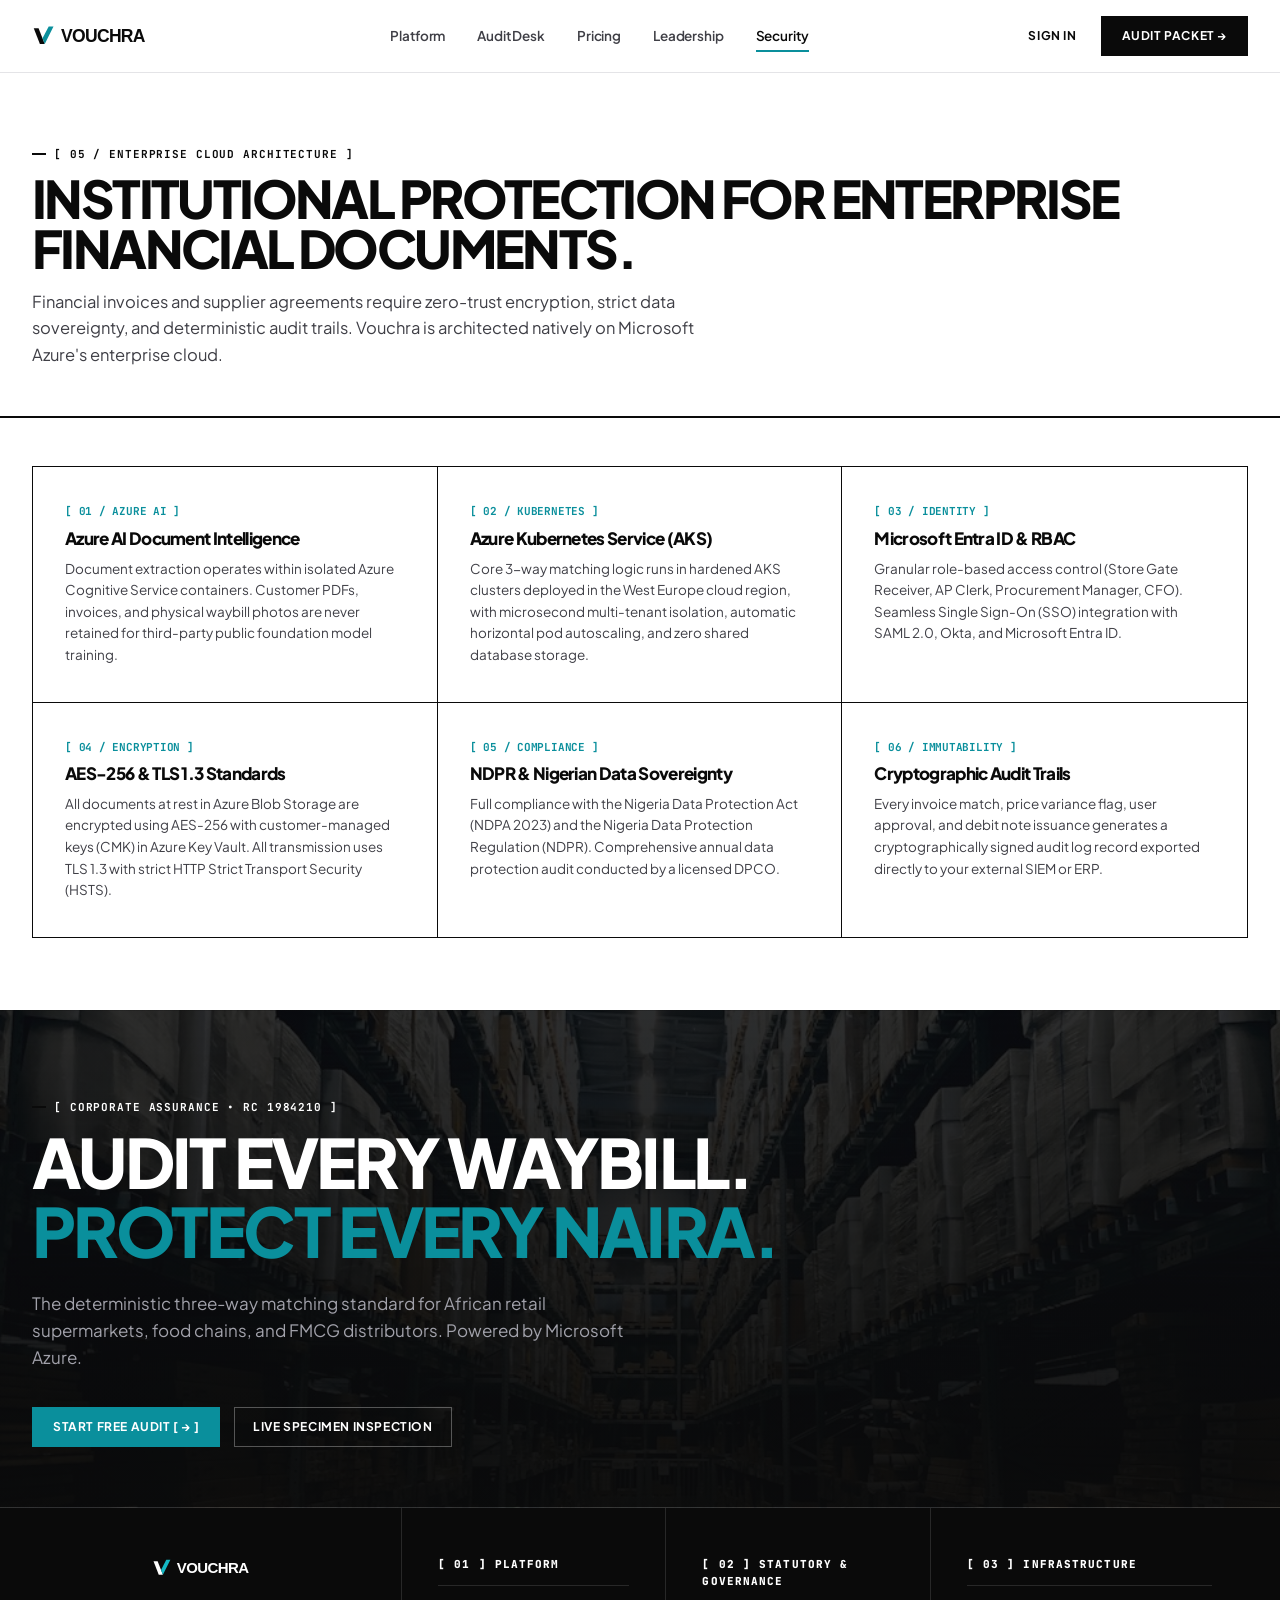
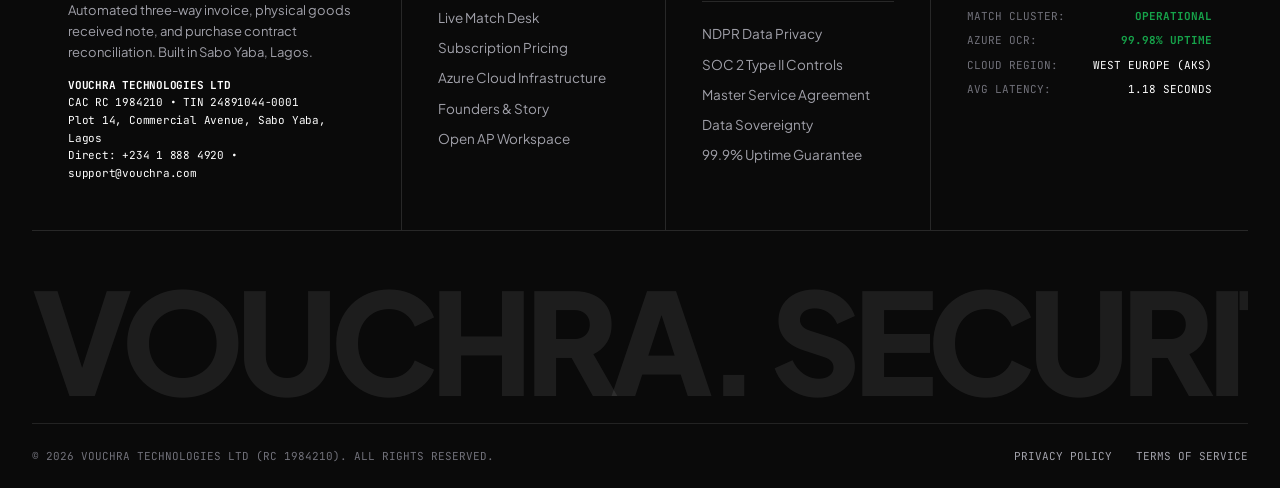
<file: security.html>
<!DOCTYPE html>
<html lang="en">
<head>
  <meta charset="UTF-8">
  <meta name="viewport" content="width=device-width, initial-scale=1.0">
  <title>Security, Governance & Microsoft Azure Infrastructure — Vouchra</title>
  <meta name="description" content="Institutional data protection, AES-256 encryption, and Azure cloud infrastructure powering Vouchra.">
  <link rel="icon" type="image/svg+xml" href="assets/img/logo-mark.svg?v=2">
  <link rel="stylesheet" href="assets/vouchra.css">
  <style>
    .page-hero {
      padding: 64px 0 48px;
      border-bottom: var(--grid-line-bold);
    }

    .sec-grid {
      display: grid;
      grid-template-columns: repeat(3, 1fr);
      border: var(--grid-line-dark);
      margin: 48px 0 72px;
    }

    .sec-cell {
      padding: 36px 32px;
      display: flex;
      flex-direction: column;
      gap: 10px;
    }

    .sec-cell:not(:nth-child(3n)) {
      border-right: var(--grid-line-dark);
    }

    .sec-cell:nth-child(-n+3) {
      border-bottom: var(--grid-line-dark);
    }

    @media (max-width: 900px) {
      .sec-grid {
        grid-template-columns: 1fr;
      }
      .sec-cell:not(:nth-child(3n)) {
        border-right: none;
      }
      .sec-cell:not(:last-child) {
        border-bottom: var(--grid-line-dark);
      }
    }
  </style>
</head>
<body>
  <div class="scroll-progress-line"></div>

  <!-- Header -->
  <header class="site-header">
    <div class="header-inner container">
      <div class="brand-cell">
        <a href="index.html">
          <img src="assets/img/logo.svg?v=2" alt="Vouchra" class="brand-logo">
        </a>
      </div>

      <nav class="nav-matrix">
        <a href="index.html" class="nav-item">Platform</a>
        <a href="dashboard.html?packet=VCH-8821" class="nav-item">Audit Desk</a>
        <a href="pricing.html" class="nav-item">Pricing</a>
        <a href="about.html" class="nav-item">Leadership</a>
        <a href="security.html" class="nav-item active">Security</a>
      </nav>

      <div class="header-actions">
        <a href="login.html" class="btn-swiss-secondary" style="border:none; padding: 6px 12px;">Sign In</a>
        <a href="signup.html" class="btn-swiss-primary">
          <span>Audit Packet &rarr;</span>
        </a>
      </div>

      <button class="mobile-hamburger" aria-label="Open Navigation">
        <svg width="24" height="24" viewBox="0 0 24 24" fill="none" stroke="currentColor" stroke-width="2.5"><line x1="3" y1="6" x2="21" y2="6"></line><line x1="3" y1="12" x2="21" y2="12"></line><line x1="3" y1="18" x2="21" y2="18"></line></svg>
      </button>
    </div>
  </header>

  <!-- Hero -->
  <section class="page-hero">
    <div class="container">
      <div class="grid-index">[ 05 / ENTERPRISE CLOUD ARCHITECTURE ]</div>
      <h1 class="hero-title" style="font-size: 52px; margin-bottom: 16px;">
        Institutional Protection for Enterprise Financial Documents.
      </h1>
      <p style="font-size: 16.5px; color: var(--ink-secondary); max-width: 680px;">
        Financial invoices and supplier agreements require zero-trust encryption, strict data sovereignty, and deterministic audit trails. Vouchra is architected natively on Microsoft Azure's enterprise cloud.
      </p>
    </div>
  </section>

  <!-- Grid -->
  <section class="container">
    <div class="sec-grid">
      <!-- 1 -->
      <div class="sec-cell">
        <span class="mono" style="font-size: 11px; font-weight: 700; color: var(--swiss-red);">[ 01 / AZURE AI ]</span>
        <h3 style="font-size: 17px; font-weight: 800;">Azure AI Document Intelligence</h3>
        <p style="font-size: 13.5px;">
          Document extraction operates within isolated Azure Cognitive Service containers. Customer PDFs, invoices, and physical waybill photos are never retained for third-party public foundation model training.
        </p>
      </div>

      <!-- 2 -->
      <div class="sec-cell">
        <span class="mono" style="font-size: 11px; font-weight: 700; color: var(--swiss-red);">[ 02 / KUBERNETES ]</span>
        <h3 style="font-size: 17px; font-weight: 800;">Azure Kubernetes Service (AKS)</h3>
        <p style="font-size: 13.5px;">
          Core 3-way matching logic runs in hardened AKS clusters deployed in the West Europe cloud region, with microsecond multi-tenant isolation, automatic horizontal pod autoscaling, and zero shared database storage.
        </p>
      </div>

      <!-- 3 -->
      <div class="sec-cell">
        <span class="mono" style="font-size: 11px; font-weight: 700; color: var(--swiss-red);">[ 03 / IDENTITY ]</span>
        <h3 style="font-size: 17px; font-weight: 800;">Microsoft Entra ID & RBAC</h3>
        <p style="font-size: 13.5px;">
          Granular role-based access control (Store Gate Receiver, AP Clerk, Procurement Manager, CFO). Seamless Single Sign-On (SSO) integration with SAML 2.0, Okta, and Microsoft Entra ID.
        </p>
      </div>

      <!-- 4 -->
      <div class="sec-cell">
        <span class="mono" style="font-size: 11px; font-weight: 700; color: var(--swiss-red);">[ 04 / ENCRYPTION ]</span>
        <h3 style="font-size: 17px; font-weight: 800;">AES-256 & TLS 1.3 Standards</h3>
        <p style="font-size: 13.5px;">
          All documents at rest in Azure Blob Storage are encrypted using AES-256 with customer-managed keys (CMK) in Azure Key Vault. All transmission uses TLS 1.3 with strict HTTP Strict Transport Security (HSTS).
        </p>
      </div>

      <!-- 5 -->
      <div class="sec-cell">
        <span class="mono" style="font-size: 11px; font-weight: 700; color: var(--swiss-red);">[ 05 / COMPLIANCE ]</span>
        <h3 style="font-size: 17px; font-weight: 800;">NDPR & Nigerian Data Sovereignty</h3>
        <p style="font-size: 13.5px;">
          Full compliance with the Nigeria Data Protection Act (NDPA 2023) and the Nigeria Data Protection Regulation (NDPR). Comprehensive annual data protection audit conducted by a licensed DPCO.
        </p>
      </div>

      <!-- 6 -->
      <div class="sec-cell">
        <span class="mono" style="font-size: 11px; font-weight: 700; color: var(--swiss-red);">[ 06 / IMMUTABILITY ]</span>
        <h3 style="font-size: 17px; font-weight: 800;">Cryptographic Audit Trails</h3>
        <p style="font-size: 13.5px;">
          Every invoice match, price variance flag, user approval, and debit note issuance generates a cryptographically signed audit log record exported directly to your external SIEM or ERP.
        </p>
      </div>
    </div>
  </section>

  <!-- Dramatic Architectural Footer -->
  <footer class="dramatic-footer">
    <div class="footer-hero-banner">
      <div class="container">
        <div class="grid-index" style="color: #FFFFFF;">
          <span style="color: #FFFFFF;">[ CORPORATE ASSURANCE &bull; RC 1984210 ]</span>
        </div>
        <h2 class="footer-hero-statement">
          Audit Every Waybill. <br>
          <span class="red">Protect Every Naira.</span>
        </h2>
        <p class="footer-hero-sub">
          The deterministic three-way matching standard for African retail supermarkets, food chains, and FMCG distributors. Powered by Microsoft Azure.
        </p>
        <div style="display: flex; gap: 14px; flex-wrap: wrap;">
          <a href="signup.html" class="btn-swiss-primary" style="background: var(--swiss-red); border-color: var(--swiss-red);">
            <span>Start Free Audit [ &rarr; ]</span>
          </a>
          <a href="dashboard.html?packet=VCH-8821" class="btn-swiss-secondary" style="border-color: rgba(255, 255, 255, 0.3); color: #FFFFFF;">
            <span>Live Specimen Inspection</span>
          </a>
        </div>
      </div>
    </div>

    <div class="container">
      <div class="footer-matrix-dark">
        <div class="footer-dark-cell">
          <img src="assets/img/logo-white.svg?v=2" alt="Vouchra" style="height: 24px; margin-bottom: 6px;">
          <p style="font-size: 13px; color: #A1A1AA; line-height: 1.6;">
            Automated three-way invoice, physical goods received note, and purchase contract reconciliation. Built in Sabo Yaba, Lagos.
          </p>
          <div class="mono" style="font-size: 11px; color: #FFFFFF; line-height: 1.6;">
            <strong>VOUCHRA TECHNOLOGIES LTD</strong><br>
            CAC RC 1984210 &bull; TIN 24891044-0001<br>
            Plot 14, Commercial Avenue, Sabo Yaba, Lagos<br>
            Direct: +234 1 888 4920 &bull; support@vouchra.com
          </div>
        </div>

        <div class="footer-dark-cell">
          <div class="footer-dark-title">[ 01 ] PLATFORM</div>
          <div class="footer-dark-nav">
            <a href="dashboard.html?packet=VCH-8821">Live Match Desk</a>
            <a href="pricing.html">Subscription Pricing</a>
            <a href="security.html">Azure Cloud Infrastructure</a>
            <a href="about.html">Founders & Story</a>
            <a href="signup.html">Open AP Workspace</a>
          </div>
        </div>

        <div class="footer-dark-cell">
          <div class="footer-dark-title">[ 02 ] STATUTORY & GOVERNANCE</div>
          <div class="footer-dark-nav">
            <a href="legal.html#privacy">NDPR Data Privacy</a>
            <a href="security.html#soc2">SOC 2 Type II Controls</a>
            <a href="legal.html#terms">Master Service Agreement</a>
            <a href="legal.html#privacy">Data Sovereignty</a>
            <a href="legal.html#sla">99.9% Uptime Guarantee</a>
          </div>
        </div>

        <div class="footer-dark-cell">
          <div class="footer-dark-title">[ 03 ] INFRASTRUCTURE</div>
          <div style="display: flex; flex-direction: column; gap: 8px; font-family: var(--font-mono); font-size: 11px;">
            <div style="display: flex; justify-content: space-between;">
              <span style="color: #71717A;">MATCH CLUSTER:</span>
              <span style="color: var(--swiss-green); font-weight: 700;">OPERATIONAL</span>
            </div>
            <div style="display: flex; justify-content: space-between;">
              <span style="color: #71717A;">AZURE OCR:</span>
              <span style="color: var(--swiss-green); font-weight: 700;">99.98% UPTIME</span>
            </div>
            <div style="display: flex; justify-content: space-between;">
              <span style="color: #71717A;">CLOUD REGION:</span>
              <span style="color: #FFFFFF;">WEST EUROPE (AKS)</span>
            </div>
            <div style="display: flex; justify-content: space-between;">
              <span style="color: #71717A;">AVG LATENCY:</span>
              <span style="color: #FFFFFF;">1.18 SECONDS</span>
            </div>
          </div>
        </div>
      </div>

      <div class="footer-giant-wordmark-bar">
        <div class="footer-giant-wordmark">
          VOUCHRA. SECURITY.
        </div>
      </div>

      <div class="footer-dark-bottom">
        <div>&copy; 2026 VOUCHRA TECHNOLOGIES LTD (RC 1984210). ALL RIGHTS RESERVED.</div>
        <div style="display: flex; gap: 24px;">
          <a href="legal.html#privacy" style="color: #A1A1AA;">Privacy Policy</a>
          <a href="legal.html#terms" style="color: #A1A1AA;">Terms of Service</a>
        </div>
      </div>
    </div>
  </footer>

  <script src="assets/motion.js"></script>
</body>
</html>
</file>
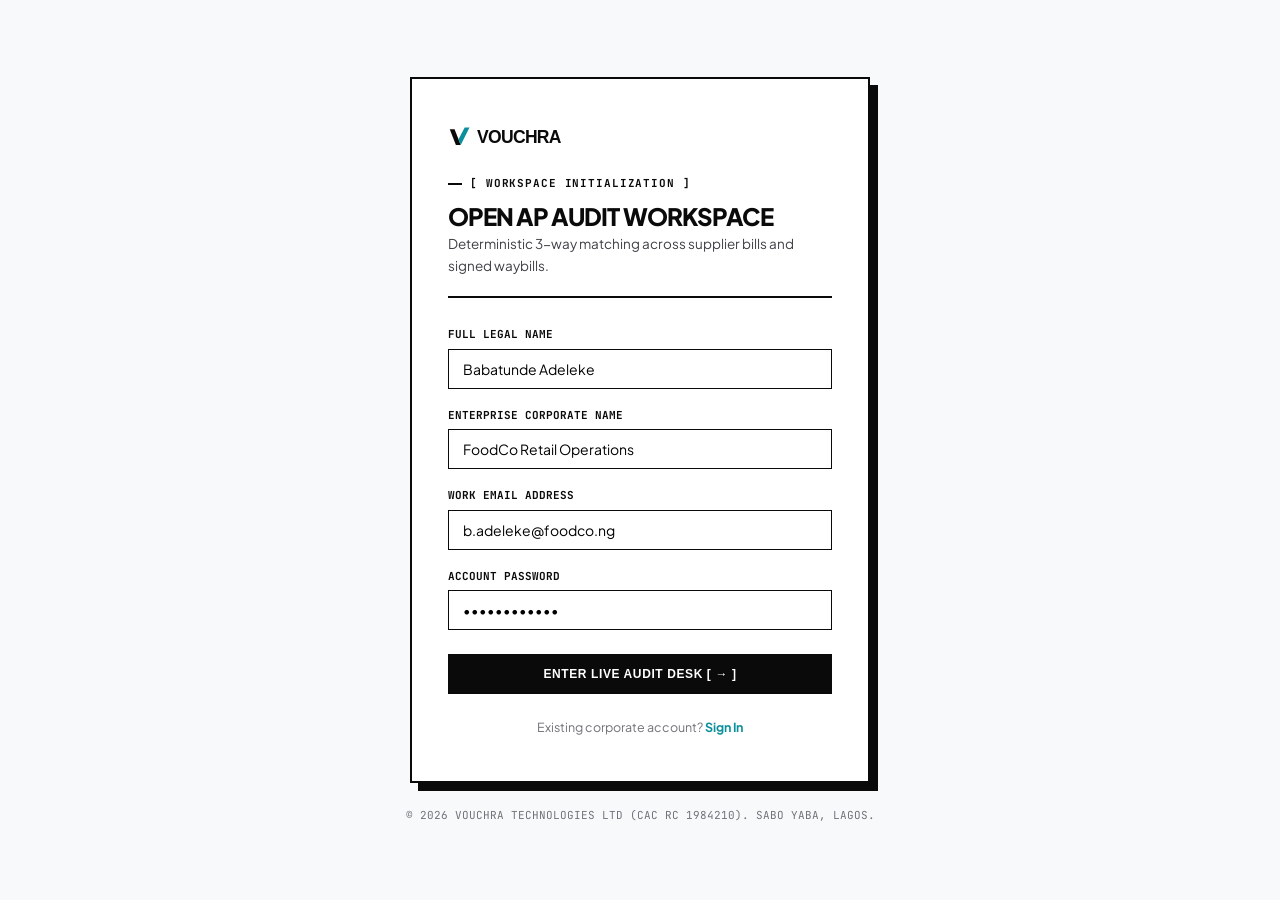
<file: signup.html>
<!DOCTYPE html>
<html lang="en">
<head>
  <meta charset="UTF-8">
  <meta name="viewport" content="width=device-width, initial-scale=1.0">
  <title>Start Audit Workspace — Vouchra</title>
  <meta name="description" content="Open an enterprise accounts payable workspace on Vouchra.">
  <link rel="icon" type="image/svg+xml" href="assets/img/logo-mark.svg?v=2">
  <link rel="stylesheet" href="assets/vouchra.css">
  <style>
    .auth-page-wrap {
      min-height: 100vh;
      display: flex;
      flex-direction: column;
      justify-content: center;
      align-items: center;
      padding: 60px 24px;
      background: var(--canvas-subtle);
    }

    .auth-box {
      width: 100%;
      max-width: 460px;
      background: #FFFFFF;
      border: 2px solid var(--ink);
      padding: 44px 36px;
      box-shadow: 8px 8px 0px #0A0A0A;
    }

    .auth-header {
      margin-bottom: 28px;
      padding-bottom: 20px;
      border-bottom: 2px solid var(--ink);
    }

    .form-group {
      display: flex;
      flex-direction: column;
      gap: 6px;
      margin-bottom: 18px;
    }

    .form-group label {
      font-family: var(--font-mono);
      font-size: 11px;
      font-weight: 700;
      text-transform: uppercase;
      color: var(--ink);
    }

    .form-group input {
      padding: 10px 14px;
      border: 1px solid var(--ink);
      font-family: var(--font-grotesk);
      font-size: 14px;
      outline: none;
      border-radius: 0;
    }

    .form-group input:focus {
      border-color: var(--swiss-red);
    }
  </style>
</head>
<body>
  <div class="scroll-progress-line"></div>

  <div class="auth-page-wrap">
    <div class="auth-box">
      <div class="auth-header">
        <a href="index.html">
          <img src="assets/img/logo.svg?v=2" alt="Vouchra" style="height: 28px; display: block; margin-bottom: 16px;">
        </a>
        <div class="grid-index">[ WORKSPACE INITIALIZATION ]</div>
        <h1 style="font-size: 24px; text-transform: uppercase;">Open AP Audit Workspace</h1>
        <p style="font-size: 13.5px; color: var(--ink-secondary); margin-top: 4px;">
          Deterministic 3-way matching across supplier bills and signed waybills.
        </p>
      </div>

      <form id="signup-form">
        <div class="form-group">
          <label>Full Legal Name</label>
          <input type="text" id="reg-name" required placeholder="e.g. Babatunde Adeleke" value="Babatunde Adeleke">
        </div>

        <div class="form-group">
          <label>Enterprise Corporate Name</label>
          <input type="text" id="reg-company" required placeholder="e.g. FoodCo Retail Operations" value="FoodCo Retail Operations">
        </div>

        <div class="form-group">
          <label>Work Email Address</label>
          <input type="email" id="reg-email" required placeholder="babatunde@foodco.ng" value="b.adeleke@foodco.ng">
        </div>

        <div class="form-group" style="margin-bottom: 24px;">
          <label>Account Password</label>
          <input type="password" required value="••••••••••••">
        </div>

        <button type="submit" class="btn-swiss-primary" style="width: 100%; justify-content: center; padding: 12px;">
          <span>Enter Live Audit Desk [ &rarr; ]</span>
        </button>
      </form>

      <div style="margin-top: 24px; font-size: 12.5px; color: var(--ink-muted); text-align: center;">
        Existing corporate account? <a href="login.html" style="color: var(--swiss-red); font-weight: 700;">Sign In</a>
      </div>
    </div>

    <div style="margin-top: 24px; font-family: var(--font-mono); font-size: 11px; color: var(--ink-muted);">
      &copy; 2026 VOUCHRA TECHNOLOGIES LTD (CAC RC 1984210). SABO YABA, LAGOS.
    </div>
  </div>

  <script>
    document.getElementById('signup-form').addEventListener('submit', (e) => {
      e.preventDefault();
      const name = document.getElementById('reg-name').value || 'Procurement Auditor';
      const company = document.getElementById('reg-company').value || 'Enterprise Retail Group';
      
      localStorage.setItem('vouchra_auth_session', 'true');
      localStorage.setItem('vouchra_user_name', name);
      localStorage.setItem('vouchra_user_company', company);
      
      // Clean empty state for new user
      localStorage.setItem('vouchra_packets', '[]');
      
      window.location.href = 'dashboard.html';
    });
  </script>
</body>
</html>
</file>
<file: assets/vouchra.css>
/* ==========================================================================
   VOUCHRA — SWISS INTERNATIONAL TYPOGRAPHIC STYLE (NEUE GRAFIK)
   Inspired by Josef Müller-Brockmann & the Zurich/Basel Design Tradition:
   Stark white architectural canvas, rigid exposed 1px grid coordinates,
   uncompromising left-aligned Neo-Grotesque typography, sharp 90-degree
   geometry, split-image documentary storytelling, and a dramatic footer.
   ========================================================================== */

@import url('https://fonts.googleapis.com/css2?family=Plus+Jakarta+Sans:wght@400;500;600;700;800;900&family=JetBrains+Mono:wght@400;500;600;700&display=swap');

:root {
  /* Architectural Swiss Palette */
  --canvas: #FFFFFF;
  --canvas-subtle: #F8F9FA;
  --canvas-muted: #F1F3F5;
  --canvas-dark: #0A0A0A;

  /* Ink & Typography */
  --ink: #0A0A0A;
  --ink-secondary: #3F3F46;
  --ink-muted: #71717A;
  --ink-border: #E4E4E7;
  --ink-border-dark: #0A0A0A;
  --ink-white: #FFFFFF;

  /* Swiss Structural Accents (Signature Cyan-Blue Primary) */
  --swiss-red: #0A8F9C;
  --swiss-red-bright: #14B8C4;
  --swiss-red-subtle: #E6F7F8;
  --flag-red: #DC2626;
  --swiss-green: #16A34A;
  --swiss-green-subtle: #DCFCE7;

  /* Grid Rules */
  --grid-line: 1px solid #E4E4E7;
  --grid-line-dark: 1px solid #0A0A0A;
  --grid-line-bold: 2px solid #0A0A0A;

  /* Typography */
  --font-grotesk: 'Plus Jakarta Sans', -apple-system, BlinkMacSystemFont, 'Segoe UI', Helvetica, Arial, sans-serif;
  --font-mono: 'JetBrains Mono', 'Space Mono', monospace;

  /* Layout */
  --max-width: 1320px;
}

/* Base Reset */
*, *::before, *::after {
  box-sizing: border-box;
  margin: 0;
  padding: 0;
}

html {
  font-family: var(--font-grotesk);
  background-color: var(--canvas);
  color: var(--ink);
  font-size: 16px;
  line-height: 1.5;
  scroll-behavior: smooth;
  -webkit-font-smoothing: antialiased;
  -moz-osx-font-smoothing: grayscale;
}

body {
  background-color: var(--canvas);
  color: var(--ink);
  overflow-x: hidden;
  position: relative;
}

/* Scroll Progress Hairline */
.scroll-progress-line {
  position: fixed;
  top: 0;
  left: 0;
  height: 2px;
  background-color: var(--swiss-red);
  width: 0%;
  z-index: 1100;
  transition: width 0.05s linear;
}

/* Typography Hierarchy */
h1, h2, h3, h4, h5, h6 {
  font-family: var(--font-grotesk);
  font-weight: 800;
  color: var(--ink);
  letter-spacing: -0.04em;
  line-height: 1.05;
  text-align: left;
}

p {
  color: var(--ink-secondary);
  font-size: 15px;
  line-height: 1.6;
  text-align: left;
}

a {
  color: inherit;
  text-decoration: none;
  transition: color 0.15s ease, background-color 0.15s ease, border-color 0.15s ease;
}

.mono {
  font-family: var(--font-mono);
  font-variant-numeric: tabular-nums;
  letter-spacing: -0.02em;
}

/* Swiss Coordinate Kickers */
.grid-index {
  display: inline-flex;
  align-items: center;
  gap: 8px;
  font-family: var(--font-mono);
  font-size: 11px;
  font-weight: 700;
  text-transform: uppercase;
  letter-spacing: 0.08em;
  color: var(--ink);
  margin-bottom: 12px;
}

.grid-index span.red {
  color: var(--swiss-red);
}

.grid-index::before {
  content: '';
  display: inline-block;
  width: 14px;
  height: 2px;
  background-color: var(--ink);
}

/* Container */
.container {
  width: 100%;
  max-width: var(--max-width);
  margin: 0 auto;
  padding: 0 32px;
}

/* ==========================================================================
   CLEAN EDITORIAL SWISS HEADER (SPACIOUS, NO CRAMPED CELL BORDERS)
   ========================================================================== */
.site-header {
  position: sticky;
  top: 0;
  left: 0;
  right: 0;
  z-index: 1000;
  background: rgba(255, 255, 255, 0.98);
  backdrop-filter: blur(12px);
  -webkit-backdrop-filter: blur(12px);
  border-bottom: 1px solid var(--ink-border);
}

.header-inner {
  display: flex;
  align-items: center;
  justify-content: space-between;
  height: 72px;
}

.brand-cell {
  display: flex;
  align-items: center;
  gap: 16px;
}

.brand-logo {
  height: 28px;
  display: block;
}

.engine-status-tag {
  display: inline-flex;
  align-items: center;
  gap: 6px;
  font-family: var(--font-mono);
  font-size: 10px;
  font-weight: 700;
  letter-spacing: 0.06em;
  color: var(--ink);
  background: var(--canvas-subtle);
  border: 1px solid var(--ink-border);
  padding: 4px 10px;
}

.engine-dot {
  width: 6px;
  height: 6px;
  background-color: var(--swiss-red);
  animation: pulseDot 2s infinite ease-in-out;
}

@keyframes pulseDot {
  0%, 100% { opacity: 1; transform: scale(1); }
  50% { opacity: 0.3; transform: scale(0.8); }
}

.nav-matrix {
  display: flex;
  align-items: center;
  gap: 32px;
}

.nav-item {
  font-size: 13.5px;
  font-weight: 600;
  letter-spacing: -0.01em;
  color: var(--ink-secondary);
  padding: 6px 0;
  position: relative;
  white-space: nowrap;
  transition: color 0.15s ease;
}

.nav-item:hover, .nav-item.active {
  color: var(--ink);
}

.nav-item.active::after {
  content: '';
  position: absolute;
  bottom: 0;
  left: 0;
  right: 0;
  height: 2px;
  background-color: var(--swiss-red);
}

.header-actions {
  display: flex;
  align-items: center;
  gap: 12px;
  flex-shrink: 0;
}

/* Swiss Rectangular Action Buttons */
.btn-swiss-primary {
  display: inline-flex;
  align-items: center;
  justify-content: center;
  gap: 8px;
  background-color: var(--ink);
  color: var(--ink-white);
  padding: 10px 20px;
  font-size: 12px;
  font-weight: 700;
  text-transform: uppercase;
  letter-spacing: 0.05em;
  border: 1px solid var(--ink);
  border-radius: 0;
  cursor: pointer;
  white-space: nowrap;
  transition: all 0.15s ease;
}

.btn-swiss-primary:hover {
  background-color: var(--swiss-red);
  border-color: var(--swiss-red);
  color: #FFFFFF;
}

.btn-swiss-secondary {
  display: inline-flex;
  align-items: center;
  justify-content: center;
  gap: 8px;
  background-color: transparent;
  color: var(--ink);
  padding: 10px 18px;
  font-size: 12px;
  font-weight: 700;
  text-transform: uppercase;
  letter-spacing: 0.05em;
  border: 1px solid var(--ink-border);
  border-radius: 0;
  cursor: pointer;
  white-space: nowrap;
  transition: all 0.15s ease;
}

.btn-swiss-secondary:hover {
  border-color: var(--ink);
  background-color: var(--canvas-subtle);
}

/* Mobile Toggle & Drawer */
.mobile-hamburger {
  display: none;
  background: none;
  border: none;
  padding: 12px;
  cursor: pointer;
  color: var(--ink);
}

.mobile-drawer {
  position: fixed;
  top: 0;
  right: 0;
  bottom: 0;
  width: 100%;
  max-width: 380px;
  background: #FFFFFF;
  border-left: 2px solid #0A0A0A;
  z-index: 1200;
  transform: translateX(100%);
  transition: transform 0.3s cubic-bezier(0.16, 1, 0.3, 1);
  padding: 32px 24px;
  display: flex;
  flex-direction: column;
  justify-content: space-between;
}

.mobile-drawer.open {
  transform: translateX(0);
}

.drawer-backdrop {
  position: fixed;
  inset: 0;
  background: rgba(10, 10, 10, 0.4);
  backdrop-filter: blur(4px);
  z-index: 1150;
  opacity: 0;
  pointer-events: none;
  transition: opacity 0.25s ease;
}

.drawer-backdrop.open {
  opacity: 1;
  pointer-events: auto;
}

.drawer-top {
  display: flex;
  align-items: center;
  justify-content: space-between;
  padding-bottom: 20px;
  border-bottom: 2px solid #0A0A0A;
}

.drawer-nav {
  display: flex;
  flex-direction: column;
  margin-top: 24px;
}

.drawer-nav a {
  font-size: 16px;
  font-weight: 800;
  color: var(--ink);
  padding: 14px 0;
  border-bottom: 1px solid var(--ink-border);
  display: flex;
  justify-content: space-between;
}

/* ==========================================================================
   HERO SECTION: REFINED MÜLLER-BROCKMANN BROADSHEET MATRIX
   ========================================================================== */
.hero-section {
  padding: 64px 0 72px;
  border-bottom: var(--grid-line-bold);
  position: relative;
  background: 
    linear-gradient(to right, rgba(0, 0, 0, 0.02) 1px, transparent 1px),
    linear-gradient(to bottom, rgba(0, 0, 0, 0.02) 1px, transparent 1px);
  background-size: 48px 48px;
}

.hero-grid {
  display: grid;
  grid-template-columns: 1.15fr 1fr;
  border: var(--grid-line-dark);
  background: #FFFFFF;
}

.hero-col-left {
  padding: 56px 48px;
  border-right: var(--grid-line-dark);
  display: flex;
  flex-direction: column;
}

.hero-trust-tag {
  display: inline-flex;
  align-items: center;
  gap: 8px;
  font-family: var(--font-mono);
  font-size: 11px;
  font-weight: 700;
  color: var(--ink-muted);
  text-transform: uppercase;
  margin-bottom: 20px;
}

.hero-trust-tag strong {
  color: var(--ink);
}

.hero-title {
  font-size: clamp(48px, 5.5vw, 76px);
  font-weight: 900;
  letter-spacing: -0.05em;
  line-height: 0.95;
  color: var(--ink);
  margin-bottom: 24px;
  text-transform: uppercase;
}

.hero-title span.red {
  color: var(--swiss-red);
}

.hero-desc {
  font-size: 16.5px;
  color: var(--ink-secondary);
  line-height: 1.6;
  max-width: 520px;
  margin-bottom: 36px;
}

.hero-actions {
  display: flex;
  gap: 12px;
  margin-bottom: 48px;
  flex-wrap: wrap;
}

.hero-metrics-matrix {
  display: grid;
  grid-template-columns: repeat(3, 1fr);
  border-top: var(--grid-line-dark);
  margin-top: auto;
}

.metric-cell {
  padding: 20px 16px 14px;
  display: flex;
  flex-direction: column;
  gap: 4px;
  transition: background-color 0.15s ease;
}

.metric-cell:hover {
  background-color: var(--canvas-subtle);
}

.metric-cell:not(:first-child) {
  border-left: var(--grid-line);
  padding-left: 20px;
}

.metric-num {
  font-family: var(--font-mono);
  font-size: 24px;
  font-weight: 800;
  color: var(--ink);
  letter-spacing: -0.03em;
}

.metric-num.red {
  color: var(--swiss-red);
}

.metric-label {
  font-family: var(--font-mono);
  font-size: 10px;
  text-transform: uppercase;
  letter-spacing: 0.08em;
  color: var(--ink-muted);
}

/* ==========================================================================
   HERO RIGHT: LIVE SCANNER PROOF SHEET
   ========================================================================== */
.hero-col-right {
  background: var(--canvas-subtle);
  display: flex;
  flex-direction: column;
  position: relative;
  overflow: hidden;
}

.hero-scenario-tabs {
  display: flex;
  border-bottom: var(--grid-line-dark);
  background: var(--canvas-muted);
}

.hero-tab-pill {
  flex: 1;
  padding: 10px 12px;
  background: transparent;
  border: none;
  border-right: var(--grid-line);
  font-family: var(--font-mono);
  font-size: 10.5px;
  font-weight: 700;
  letter-spacing: 0.04em;
  color: var(--ink-secondary);
  cursor: pointer;
  text-align: center;
  transition: all 0.15s ease;
}

.hero-tab-pill:last-child {
  border-right: none;
}

.hero-tab-pill:hover {
  background: rgba(0, 0, 0, 0.04);
  color: var(--ink);
}

.hero-tab-pill.active {
  background: #FFFFFF;
  color: var(--swiss-red);
  box-shadow: inset 0 2px 0 0 var(--swiss-red);
  font-weight: 800;
}

.proof-sheet-topbar {
  display: flex;
  align-items: center;
  justify-content: space-between;
  padding: 12px 24px;
  background: var(--canvas);
  border-bottom: var(--grid-line-dark);
  font-family: var(--font-mono);
  font-size: 11px;
  font-weight: 700;
  text-transform: uppercase;
}

.ocr-chip-inline {
  display: inline-flex;
  align-items: center;
  gap: 4px;
  font-family: var(--font-mono);
  font-size: 9.5px;
  font-weight: 700;
  letter-spacing: 0.04em;
  padding: 2px 6px;
  background: var(--canvas-subtle);
  border: 1px solid var(--ink-border);
  color: var(--ink-secondary);
}

.ocr-chip-inline.red {
  background: var(--swiss-red-subtle);
  border-color: var(--swiss-red);
  color: var(--swiss-red);
}

.ocr-chip-inline.green {
  background: var(--swiss-green-subtle);
  border-color: var(--swiss-green);
  color: var(--swiss-green);
}

/* Tactile Audit Rubber Stamp */
.audit-rubber-stamp {
  position: absolute;
  top: 18px;
  right: 18px;
  border: 2px dashed var(--swiss-red);
  color: var(--swiss-red);
  padding: 4px 10px;
  font-family: var(--font-mono);
  font-size: 10px;
  font-weight: 900;
  text-transform: uppercase;
  letter-spacing: 0.12em;
  transform: rotate(-7deg);
  opacity: 0.85;
  pointer-events: none;
  background: rgba(254, 226, 226, 0.4);
}

.proof-sheet-content {
  padding: 32px 28px;
  display: flex;
  flex-direction: column;
  gap: 20px;
  flex-grow: 1;
  position: relative;
}

/* Laser Scanning Line in Swiss Red */
.swiss-laser-sweep {
  position: absolute;
  left: 0;
  right: 0;
  height: 2px;
  background: var(--swiss-red);
  box-shadow: 0 0 10px 1px var(--swiss-red);
  z-index: 10;
  pointer-events: none;
  animation: laserScan 4.5s ease-in-out infinite;
}

@keyframes laserScan {
  0% { top: 5%; opacity: 0.2; }
  20% { opacity: 0.85; }
  50% { top: 85%; opacity: 0.85; }
  80% { opacity: 0.85; }
  100% { top: 5%; opacity: 0.2; }
}

.specimen-matrix-row {
  display: grid;
  grid-template-columns: 1fr 1fr;
  gap: 16px;
}

.specimen-cell {
  background: #FFFFFF;
  border: var(--grid-line-dark);
  padding: 18px;
  display: flex;
  flex-direction: column;
  gap: 10px;
}

.specimen-tag {
  display: flex;
  justify-content: space-between;
  align-items: center;
  padding-bottom: 8px;
  border-bottom: var(--grid-line);
  font-family: var(--font-mono);
  font-size: 10px;
  font-weight: 700;
  text-transform: uppercase;
  color: var(--ink-muted);
}

.specimen-item {
  display: flex;
  flex-direction: column;
  gap: 4px;
}

.specimen-item-title {
  font-size: 12.5px;
  font-weight: 700;
  color: var(--ink);
}

.specimen-item-val {
  font-family: var(--font-mono);
  font-size: 13px;
  font-weight: 700;
}

.variance-action-card {
  background: #FFFFFF;
  border: 2px solid var(--swiss-red);
  padding: 22px;
  display: flex;
  flex-direction: column;
  gap: 12px;
  position: relative;
}

.variance-badge {
  display: inline-flex;
  align-items: center;
  gap: 6px;
  font-family: var(--font-mono);
  font-size: 10.5px;
  font-weight: 800;
  color: var(--swiss-red);
  text-transform: uppercase;
  letter-spacing: 0.06em;
}

.variance-headline {
  font-size: 16px;
  font-weight: 800;
  color: var(--ink);
  line-height: 1.3;
}

.variance-breakdown {
  font-size: 13px;
  color: var(--ink-secondary);
  line-height: 1.5;
}

.variance-breakdown strong {
  color: var(--ink);
}

.variance-footer {
  display: flex;
  align-items: center;
  justify-content: space-between;
  padding-top: 14px;
  border-top: var(--grid-line);
  margin-top: 4px;
}

.variance-amount {
  font-family: var(--font-mono);
  font-size: 13px;
  color: var(--ink-muted);
}

.variance-amount strong {
  font-size: 17px;
  color: var(--swiss-red);
}

/* ==========================================================================
   VERIFIABLE SOCIAL PROOF: EXPOSED 3-COLUMN SWISS GRID
   ========================================================================== */
.proof-section {
  border-bottom: var(--grid-line-bold);
}

.proof-grid {
  display: grid;
  grid-template-columns: repeat(3, 1fr);
  border-left: var(--grid-line-dark);
  border-right: var(--grid-line-dark);
}

.proof-cell {
  padding: 36px 32px;
  display: flex;
  flex-direction: column;
  gap: 10px;
}

.proof-cell:not(:last-child) {
  border-right: var(--grid-line-dark);
}

.proof-corp-header {
  display: flex;
  justify-content: space-between;
  align-items: baseline;
}

.proof-corp-name {
  font-size: 17px;
  font-weight: 800;
  color: var(--ink);
  letter-spacing: -0.02em;
}

.proof-cac-stamp {
  font-family: var(--font-mono);
  font-size: 11px;
  font-weight: 700;
  color: var(--swiss-red);
}

.proof-desc {
  font-size: 13.5px;
  color: var(--ink-secondary);
  line-height: 1.55;
}

/* ==========================================================================
   SPLIT-IMAGE STORYTELLING SECTION (THE DOCKSIDE INTAKE)
   ========================================================================== */
.split-story-section {
  border-bottom: var(--grid-line-bold);
  position: relative;
}

.split-story-grid {
  display: grid;
  grid-template-columns: 1fr 1fr;
  border-left: var(--grid-line-dark);
  border-right: var(--grid-line-dark);
}

.split-story-grid > *:first-child {
  border-right: var(--grid-line-dark);
}

.split-story-img-cell {
  position: relative;
  min-height: 480px;
  background: var(--canvas-dark);
  overflow: hidden;
}

/* IMAGE HOVER RULE: Normal in color by default, B&W (grayscale) on hover */
.split-story-img-cell img,
.phase-img-wrap img,
.team-img-wrap img,
.story-img-cell img {
  width: 100%;
  height: 100%;
  object-fit: cover;
  display: block;
  filter: grayscale(0%) contrast(1.02);
  transition: filter 0.4s cubic-bezier(0.16, 1, 0.3, 1), transform 0.4s ease;
}

.split-story-img-cell:hover img,
.photo-phase-card:hover .phase-img-wrap img,
.team-cell:hover .team-img-wrap img,
.story-img-cell:hover img {
  filter: grayscale(100%) contrast(1.15);
  transform: scale(1.02);
}

.split-img-overlay-stamp {
  position: absolute;
  top: 24px;
  left: 24px;
  background: #0A0A0A;
  color: #FFFFFF;
  padding: 6px 12px;
  font-family: var(--font-mono);
  font-size: 10.5px;
  font-weight: 700;
  text-transform: uppercase;
  letter-spacing: 0.08em;
  border: 1px solid rgba(255, 255, 255, 0.2);
}

.split-img-overlay-bottom {
  position: absolute;
  bottom: 0;
  left: 0;
  right: 0;
  padding: 20px 24px;
  background: linear-gradient(180deg, transparent 0%, rgba(10, 10, 10, 0.95) 100%);
  color: #FFFFFF;
  font-family: var(--font-mono);
  font-size: 11px;
  display: flex;
  justify-content: space-between;
  align-items: center;
}

.split-story-text-cell {
  padding: 56px 48px;
  display: flex;
  flex-direction: column;
  justify-content: center;
  background: #FFFFFF;
}

.mini-discrepancy-table {
  border: var(--grid-line-dark);
  margin-top: 28px;
  background: var(--canvas-subtle);
}

.mini-row {
  display: flex;
  justify-content: space-between;
  padding: 10px 14px;
  font-size: 12.5px;
  border-bottom: var(--grid-line);
}

.mini-row:last-child {
  border-bottom: none;
}

/* ==========================================================================
   THE 3-WAY RECONCILIATION TRIPTYCH (INTERACTIVE COMPARATOR)
   ========================================================================== */
.triptych-section {
  padding: 80px 0;
  border-bottom: var(--grid-line-bold);
}

.section-head {
  max-width: 680px;
  margin-bottom: 40px;
}

.section-title {
  font-size: 42px;
  line-height: 1.05;
  margin-bottom: 14px;
}

.triptych-tabs-row {
  display: flex;
  border: var(--grid-line-dark);
  border-bottom: none;
  background: var(--canvas-subtle);
}

.triptych-tab-btn {
  flex: 1;
  padding: 14px 16px;
  background: transparent;
  border: none;
  border-right: var(--grid-line-dark);
  font-family: var(--font-mono);
  font-size: 11px;
  font-weight: 700;
  text-transform: uppercase;
  letter-spacing: 0.04em;
  color: var(--ink-muted);
  cursor: pointer;
  text-align: left;
  transition: all 0.15s ease;
}

.triptych-tab-btn:last-child {
  border-right: none;
}

.triptych-tab-btn:hover {
  background: #FFFFFF;
  color: var(--ink);
}

.triptych-tab-btn.active {
  background: #FFFFFF;
  color: var(--ink);
  border-top: 3px solid var(--swiss-red);
}

.triptych-stage-grid {
  display: grid;
  grid-template-columns: 1fr 1.15fr 1fr;
  border: var(--grid-line-dark);
}

.triptych-column {
  padding: 32px 28px;
  display: flex;
  flex-direction: column;
}

.triptych-column:not(:last-child) {
  border-right: var(--grid-line-dark);
}

.triptych-column.engine-center {
  background: var(--canvas-subtle);
}

.triptych-col-head {
  display: flex;
  justify-content: space-between;
  align-items: baseline;
  padding-bottom: 14px;
  border-bottom: var(--grid-line-dark);
  margin-bottom: 20px;
}

.triptych-col-name {
  font-size: 12px;
  font-weight: 800;
  text-transform: uppercase;
  letter-spacing: 0.08em;
  color: var(--ink);
}

.triptych-card-item {
  padding: 16px;
  border: var(--grid-line-dark);
  background: #FFFFFF;
  display: flex;
  flex-direction: column;
  gap: 6px;
  margin-bottom: 16px;
}

.triptych-card-item.flagged {
  border-color: var(--swiss-red);
  background: var(--swiss-red-subtle);
}

.triptych-card-item.cleared {
  border-color: var(--swiss-green);
  background: var(--swiss-green-subtle);
}

/* ==========================================================================
   TRIPLE-PHOTO PROCESS SPREAD (AUTHENTIC FRESH PHOTOS)
   ========================================================================== */
.triple-photo-section {
  border-bottom: var(--grid-line-bold);
}

.triple-photo-grid {
  display: grid;
  grid-template-columns: repeat(3, 1fr);
  border-left: var(--grid-line-dark);
  border-right: var(--grid-line-dark);
}

.photo-phase-card {
  position: relative;
  display: flex;
  flex-direction: column;
}

.photo-phase-card:not(:last-child) {
  border-right: var(--grid-line-dark);
}

.phase-img-wrap {
  width: 100%;
  height: 280px;
  overflow: hidden;
  position: relative;
  background: #0A0A0A;
  border-bottom: var(--grid-line-dark);
}

.phase-badge {
  position: absolute;
  top: 16px;
  left: 16px;
  background: #0A0A0A;
  color: #FFFFFF;
  padding: 4px 10px;
  font-family: var(--font-mono);
  font-size: 10px;
  font-weight: 700;
  text-transform: uppercase;
}

.phase-text-box {
  padding: 28px 24px;
  display: flex;
  flex-direction: column;
  gap: 8px;
  background: #FFFFFF;
}

.phase-title {
  font-size: 16px;
  font-weight: 800;
  text-transform: uppercase;
}

.phase-desc {
  font-size: 13px;
  color: var(--ink-secondary);
  line-height: 1.55;
}

/* ==========================================================================
   OPERATIONAL LEAKAGE MATRIX (THE 4 PAIN POINTS)
   ========================================================================== */
.leakage-section {
  padding: 80px 0;
  border-bottom: var(--grid-line-bold);
}

.leakage-grid {
  display: grid;
  grid-template-columns: repeat(4, 1fr);
  border: var(--grid-line-dark);
}

.leakage-module {
  padding: 36px 28px;
  display: flex;
  flex-direction: column;
  gap: 12px;
}

.leakage-module:not(:last-child) {
  border-right: var(--grid-line-dark);
}

.leakage-coord {
  font-family: var(--font-mono);
  font-size: 11px;
  font-weight: 800;
  color: var(--swiss-red);
  letter-spacing: 0.06em;
}

.leakage-title {
  font-size: 18px;
  font-weight: 800;
  line-height: 1.25;
}

.leakage-text {
  font-size: 13.5px;
  color: var(--ink-secondary);
  line-height: 1.6;
}

/* ==========================================================================
   MATHEMATICAL ROI CALCULATOR
   ========================================================================== */
.calc-section {
  padding: 80px 0;
  border-bottom: var(--grid-line-bold);
  background: var(--canvas-subtle);
}

.calc-box {
  display: grid;
  grid-template-columns: 1.1fr 1fr;
  border: var(--grid-line-dark);
  background: #FFFFFF;
}

.calc-left {
  padding: 48px;
  border-right: var(--grid-line-dark);
  display: flex;
  flex-direction: column;
}

.calc-slider-wrap {
  margin-top: 32px;
  display: flex;
  flex-direction: column;
  gap: 12px;
}

.calc-slider-header {
  display: flex;
  justify-content: space-between;
  align-items: baseline;
}

.calc-slider-header span {
  font-size: 14px;
  font-weight: 700;
  text-transform: uppercase;
}

.calc-slider-header strong {
  font-family: var(--font-mono);
  font-size: 20px;
  color: var(--swiss-red);
}

input[type="range"].swiss-slider {
  width: 100%;
  height: 4px;
  background: var(--ink-border);
  outline: none;
  -webkit-appearance: none;
  cursor: pointer;
  border-radius: 0;
}

input[type="range"].swiss-slider::-webkit-slider-thumb {
  -webkit-appearance: none;
  width: 20px;
  height: 20px;
  background: var(--ink);
  cursor: pointer;
  border: 2px solid var(--swiss-red);
  border-radius: 0;
}

.calc-right {
  padding: 48px;
  display: flex;
  flex-direction: column;
  justify-content: space-between;
  background: var(--canvas-subtle);
}

.calc-kpi-block {
  display: flex;
  flex-direction: column;
  gap: 6px;
}

.calc-kpi-label {
  font-family: var(--font-mono);
  font-size: 11px;
  font-weight: 700;
  text-transform: uppercase;
  letter-spacing: 0.08em;
  color: var(--ink-muted);
}

.calc-kpi-val {
  font-family: var(--font-mono);
  font-size: 48px;
  font-weight: 900;
  color: var(--swiss-red);
  letter-spacing: -0.04em;
  line-height: 1;
}

/* ==========================================================================
   TRANSPARENT PRICING GRID (3 COLUMNS)
   ========================================================================== */
.pricing-section {
  padding: 80px 0;
  border-bottom: var(--grid-line-bold);
}

.pricing-matrix {
  display: grid;
  grid-template-columns: repeat(3, 1fr);
  border: var(--grid-line-dark);
}

.pricing-cell {
  padding: 44px 36px;
  display: flex;
  flex-direction: column;
}

.pricing-cell:not(:last-child) {
  border-right: var(--grid-line-dark);
}

.pricing-cell.featured {
  background: var(--canvas-subtle);
  border-top: 4px solid var(--swiss-red);
  margin-top: -4px;
}

.tier-code {
  font-family: var(--font-mono);
  font-size: 11px;
  font-weight: 700;
  color: var(--swiss-red);
  text-transform: uppercase;
  margin-bottom: 8px;
}

.tier-name {
  font-size: 24px;
  font-weight: 900;
  color: var(--ink);
  margin-bottom: 8px;
}

.tier-desc {
  font-size: 13.5px;
  color: var(--ink-secondary);
  min-height: 44px;
  margin-bottom: 24px;
}

.tier-price-row {
  display: flex;
  align-items: baseline;
  gap: 4px;
  padding-bottom: 24px;
  border-bottom: var(--grid-line);
  margin-bottom: 28px;
}

.tier-currency {
  font-size: 24px;
  font-weight: 800;
}

.tier-amount {
  font-family: var(--font-mono);
  font-size: 52px;
  font-weight: 900;
  letter-spacing: -0.04em;
  line-height: 1;
}

.tier-features-list {
  display: flex;
  flex-direction: column;
  gap: 12px;
  margin-bottom: 36px;
  flex-grow: 1;
}

.tier-feature-item {
  display: flex;
  align-items: flex-start;
  gap: 10px;
  font-size: 13.5px;
  color: var(--ink);
}

.tier-feature-item::before {
  content: '■';
  color: var(--swiss-red);
  font-size: 8px;
  margin-top: 4px;
  flex-shrink: 0;
}

/* ==========================================================================
   LEADERSHIP TEAM (4-COLUMN COORDINATE GRID)
   ========================================================================== */
.team-section {
  padding: 80px 0;
  border-bottom: var(--grid-line-bold);
}

.team-grid {
  display: grid;
  grid-template-columns: repeat(4, 1fr);
  border: var(--grid-line-dark);
}

.team-cell {
  display: flex;
  flex-direction: column;
}

.team-cell:not(:last-child) {
  border-right: var(--grid-line-dark);
}

.team-img-wrap {
  width: 100%;
  aspect-ratio: 1 / 1;
  border-bottom: var(--grid-line-dark);
  overflow: hidden;
}

.team-info {
  padding: 24px 20px;
  display: flex;
  flex-direction: column;
  gap: 4px;
}

.team-name {
  font-size: 16px;
  font-weight: 800;
  color: var(--ink);
}

.team-role {
  font-family: var(--font-mono);
  font-size: 11px;
  font-weight: 700;
  color: var(--swiss-red);
  margin-bottom: 8px;
}

.team-bio {
  font-size: 12.5px;
  color: var(--ink-secondary);
  line-height: 1.5;
  margin-bottom: 12px;
}

.team-link {
  font-family: var(--font-mono);
  font-size: 11px;
  font-weight: 700;
  text-transform: uppercase;
  color: var(--ink);
}

.team-link:hover {
  color: var(--swiss-red);
}

/* ==========================================================================
   THE DRAMATIC FOOTER
   ========================================================================== */
.dramatic-footer {
  background: #0A0A0A;
  color: #FFFFFF;
  position: relative;
  overflow: hidden;
}

.footer-hero-banner {
  position: relative;
  border-bottom: 1px solid rgba(255, 255, 255, 0.15);
  padding: 80px 0 60px;
  background-image: 
    linear-gradient(180deg, rgba(10, 10, 10, 0.85) 0%, rgba(10, 10, 10, 0.96) 100%),
    url('img/warehouse_real.jpg');
  background-size: cover;
  background-position: center;
}

.footer-hero-statement {
  font-size: clamp(38px, 5.5vw, 68px);
  font-weight: 900;
  letter-spacing: -0.04em;
  line-height: 1.02;
  color: #FFFFFF;
  text-transform: uppercase;
  margin-bottom: 24px;
  max-width: 960px;
}

.footer-hero-statement span.red {
  color: var(--swiss-red);
}

.footer-hero-sub {
  font-size: 17px;
  color: #A1A1AA;
  max-width: 600px;
  line-height: 1.6;
  margin-bottom: 36px;
}

.footer-matrix-dark {
  display: grid;
  grid-template-columns: 1.4fr 1fr 1fr 1.2fr;
  border-bottom: 1px solid rgba(255, 255, 255, 0.12);
}

.footer-dark-cell {
  padding: 48px 36px;
  display: flex;
  flex-direction: column;
  gap: 14px;
}

.footer-dark-cell:not(:last-child) {
  border-right: 1px solid rgba(255, 255, 255, 0.12);
}

.footer-dark-title {
  font-family: var(--font-mono);
  font-size: 11px;
  font-weight: 800;
  text-transform: uppercase;
  letter-spacing: 0.1em;
  color: #FFFFFF;
  padding-bottom: 12px;
  border-bottom: 1px solid rgba(255, 255, 255, 0.12);
  margin-bottom: 8px;
}

.footer-dark-nav {
  display: flex;
  flex-direction: column;
  gap: 10px;
}

.footer-dark-nav a {
  font-size: 13.5px;
  color: #A1A1AA;
  transition: color 0.15s ease;
}

.footer-dark-nav a:hover {
  color: var(--swiss-red);
}

.footer-giant-wordmark-bar {
  padding: 48px 0 24px;
  border-bottom: 1px solid rgba(255, 255, 255, 0.1);
  overflow: hidden;
}

.footer-giant-wordmark {
  font-size: clamp(68px, 11vw, 150px);
  font-weight: 900;
  letter-spacing: -0.06em;
  line-height: 0.85;
  color: rgba(255, 255, 255, 0.08);
  text-transform: uppercase;
  user-select: none;
  white-space: nowrap;
}

.footer-dark-bottom {
  padding: 24px 0;
  display: flex;
  justify-content: space-between;
  align-items: center;
  font-family: var(--font-mono);
  font-size: 11px;
  color: #71717A;
  text-transform: uppercase;
}

/* ==========================================================================
   DASHBOARD UPLOAD DROPZONE COMPONENT
   ========================================================================== */
.upload-hero-container {
  border: 2px dashed var(--ink);
  background: var(--canvas-subtle);
  padding: 36px 32px;
  display: flex;
  flex-direction: column;
  align-items: center;
  text-align: center;
  gap: 16px;
  position: relative;
  transition: all 0.2s ease;
  margin-bottom: 32px;
}

.upload-hero-container.drag-over {
  border-color: var(--swiss-red);
  background: var(--swiss-red-subtle);
}

.upload-icon-box {
  width: 48px;
  height: 48px;
  border: 2px solid var(--ink);
  background: #FFFFFF;
  display: flex;
  align-items: center;
  justify-content: center;
  font-size: 20px;
}

.upload-title {
  font-size: 18px;
  font-weight: 800;
  text-transform: uppercase;
  letter-spacing: -0.01em;
}

.upload-sub {
  font-size: 13.5px;
  color: var(--ink-secondary);
  max-width: 520px;
}

.upload-chips-row {
  display: flex;
  gap: 10px;
  flex-wrap: wrap;
  justify-content: center;
  margin-top: 4px;
}

.upload-chip {
  padding: 4px 10px;
  background: #FFFFFF;
  border: 1px solid var(--ink-border);
  font-family: var(--font-mono);
  font-size: 10.5px;
  font-weight: 700;
  text-transform: uppercase;
  color: var(--ink);
}

.upload-btn-group {
  display: flex;
  gap: 12px;
  margin-top: 8px;
  flex-wrap: wrap;
  justify-content: center;
}

/* Processing Progress Bar */
.ocr-progress-box {
  width: 100%;
  max-width: 500px;
  display: none;
  flex-direction: column;
  gap: 8px;
  margin-top: 12px;
}

.ocr-progress-bar {
  width: 100%;
  height: 6px;
  background: var(--ink-border);
  position: relative;
  overflow: hidden;
}

.ocr-progress-fill {
  height: 100%;
  width: 0%;
  background: var(--swiss-red);
  transition: width 0.3s ease;
}

/* ==========================================================================
   RESPONSIVE BREAKPOINTS (STRICT MOBILE AUDIT)
   ========================================================================== */
@media (max-width: 1024px) {
  .hero-grid {
    grid-template-columns: 1fr;
  }
  .hero-col-left {
    border-right: none;
    border-bottom: var(--grid-line-dark);
  }
  .split-story-grid {
    grid-template-columns: 1fr;
  }
  .split-story-grid > *:first-child {
    border-right: none;
    border-bottom: var(--grid-line-dark);
  }
  .split-story-img-cell {
    min-height: 300px;
    max-height: 380px;
  }
  .triple-photo-grid {
    grid-template-columns: 1fr;
  }
  .photo-phase-card:not(:last-child) {
    border-right: none;
    border-bottom: var(--grid-line-dark);
  }
  .triptych-stage-grid {
    grid-template-columns: 1fr;
  }
  .triptych-column:not(:last-child) {
    border-right: none;
    border-bottom: var(--grid-line-dark);
  }
  .leakage-grid {
    grid-template-columns: 1fr 1fr;
  }
  .leakage-module:nth-child(2) {
    border-right: none;
  }
  .leakage-module:nth-child(-n+2) {
    border-bottom: var(--grid-line-dark);
  }
  .pricing-matrix {
    grid-template-columns: 1fr;
  }
  .pricing-cell:not(:last-child) {
    border-right: none;
    border-bottom: var(--grid-line-dark);
  }
  .team-grid {
    grid-template-columns: 1fr 1fr;
  }
  .team-cell:nth-child(2) {
    border-right: none;
  }
  .team-cell:nth-child(-n+2) {
    border-bottom: var(--grid-line-dark);
  }
  .footer-matrix-dark {
    grid-template-columns: 1fr 1fr;
  }
  .footer-dark-cell:nth-child(2) {
    border-right: none;
  }
  .footer-dark-cell:nth-child(-n+2) {
    border-bottom: 1px solid rgba(255, 255, 255, 0.12);
  }
}

@media (max-width: 780px) {
  .container {
    padding: 0 16px;
  }
  .nav-matrix, .header-actions {
    display: none;
  }
  .mobile-hamburger {
    display: block;
  }
  .header-inner {
    height: 64px;
  }
  .hero-section {
    padding: 20px 0 36px;
  }
  .hero-trust-tag {
    flex-wrap: wrap;
    gap: 6px;
    font-size: 10px;
    margin-bottom: 14px;
    line-height: 1.3;
  }
  .hero-title {
    font-size: 36px;
    line-height: 0.98;
    margin-bottom: 14px;
  }
  .hero-desc {
    font-size: 14.5px;
    line-height: 1.5;
    margin-bottom: 22px;
  }
  .hero-col-left {
    padding: 24px 18px;
  }
  .hero-actions {
    flex-direction: column;
    width: 100%;
    gap: 10px;
    margin-bottom: 24px;
  }
  .hero-actions .btn-swiss-primary,
  .hero-actions .btn-swiss-secondary {
    width: 100%;
    text-align: center;
    padding: 13px 20px;
  }
  .hero-scenario-tabs {
    flex-direction: column;
  }
  .hero-tab-pill {
    border-right: none;
    border-bottom: 1px solid var(--ink-border);
    padding: 10px 14px;
    text-align: left;
  }
  .hero-tab-pill:last-child {
    border-bottom: none;
  }
  .proof-sheet-content {
    padding: 20px 16px;
  }
  .audit-rubber-stamp {
    position: static;
    transform: none;
    display: inline-block;
    margin-bottom: 8px;
    width: fit-content;
  }
  .specimen-matrix-row {
    grid-template-columns: 1fr;
    gap: 12px;
  }
  .variance-footer {
    flex-direction: column;
    align-items: stretch;
    gap: 12px;
  }
  .split-story-text-cell {
    padding: 32px 16px;
  }
  .hero-metrics-matrix {
    grid-template-columns: repeat(3, 1fr);
    gap: 0;
  }
  .metric-cell {
    padding: 14px 8px 4px;
  }
  .metric-cell:not(:first-child) {
    border-left: var(--grid-line);
    padding-left: 10px;
    border-top: none;
    padding-top: 14px;
  }
  .metric-num {
    font-size: 17px;
  }
  .metric-label {
    font-size: 8.5px;
    line-height: 1.25;
  }
  .proof-grid {
    grid-template-columns: 1fr;
  }
  .proof-cell {
    padding: 24px 16px;
  }
  .proof-cell:not(:last-child) {
    border-right: none;
    border-bottom: var(--grid-line-dark);
  }
  .triptych-tabs-row {
    flex-direction: column;
  }
  .triptych-tab-btn {
    border-right: none;
    border-bottom: var(--grid-line);
    padding: 12px 14px;
  }
  .leakage-grid {
    grid-template-columns: 1fr;
  }
  .leakage-module {
    padding: 24px 16px;
  }
  .leakage-module:not(:last-child) {
    border-right: none;
    border-bottom: var(--grid-line-dark);
  }
  .calc-box {
    grid-template-columns: 1fr;
  }
  .calc-left {
    border-right: none;
    border-bottom: var(--grid-line-dark);
    padding: 28px 16px;
  }
  .calc-right {
    padding: 28px 16px;
  }
  .calc-kpi-val {
    font-size: 38px;
  }
  .team-grid {
    grid-template-columns: 1fr;
  }
  .team-cell:not(:last-child) {
    border-right: none;
    border-bottom: var(--grid-line-dark);
  }
  .footer-hero-banner {
    padding: 48px 0 40px;
  }
  .footer-hero-statement {
    font-size: 30px;
    line-height: 1.05;
  }
  .footer-matrix-dark {
    grid-template-columns: 1fr;
  }
  .footer-dark-cell {
    padding: 32px 16px;
  }
  .footer-dark-cell:not(:last-child) {
    border-right: none;
    border-bottom: 1px solid rgba(255, 255, 255, 0.12);
  }
  .footer-dark-bottom {
    flex-direction: column;
    gap: 12px;
    text-align: center;
  }
}

/* ==========================================================================
   SWISS ARCHITECTURAL MOTION & REVEAL SYSTEM
   ========================================================================== */
@keyframes swissEnter {
  from {
    opacity: 0;
    transform: translateY(16px);
  }
  to {
    opacity: 1;
    transform: translateY(0);
  }
}

@keyframes swissPulse {
  0%, 100% { opacity: 1; }
  50% { opacity: 0.35; }
}

.hero-col-left .hero-trust-tag {
  animation: swissEnter 0.55s cubic-bezier(0.16, 1, 0.3, 1) 0.05s both;
}
.hero-col-left .hero-title {
  animation: swissEnter 0.65s cubic-bezier(0.16, 1, 0.3, 1) 0.12s both;
}
.hero-col-left .hero-desc {
  animation: swissEnter 0.65s cubic-bezier(0.16, 1, 0.3, 1) 0.2s both;
}
.hero-col-left .hero-actions {
  animation: swissEnter 0.65s cubic-bezier(0.16, 1, 0.3, 1) 0.28s both;
}
.hero-col-left .hero-metrics-matrix {
  animation: swissEnter 0.65s cubic-bezier(0.16, 1, 0.3, 1) 0.36s both;
}
.hero-col-right {
  animation: swissEnter 0.75s cubic-bezier(0.16, 1, 0.3, 1) 0.22s both;
}

/* Scroll-triggered architectural reveals */
.reveal-pending {
  opacity: 0;
  transform: translateY(20px);
  transition: opacity 0.65s cubic-bezier(0.16, 1, 0.3, 1),
              transform 0.65s cubic-bezier(0.16, 1, 0.3, 1);
  will-change: opacity, transform;
}

.reveal-pending.is-visible {
  opacity: 1;
  transform: translateY(0);
}

/* Subtle architectural card interactions */
.proof-cell,
.leakage-module,
.pricing-cell {
  transition: background-color 0.2s ease, border-color 0.2s ease;
}

.proof-cell:hover,
.leakage-module:hover {
  background-color: var(--canvas-subtle);
}

.live-ocr-pulse {
  animation: swissPulse 1.8s ease-in-out infinite;
}

@media (prefers-reduced-motion: reduce) {
  .hero-col-left *,
  .hero-col-right,
  .reveal-pending,
  .swiss-laser-sweep {
    animation: none !important;
    transition: none !important;
    opacity: 1 !important;
    transform: none !important;
  }
}
</file>
